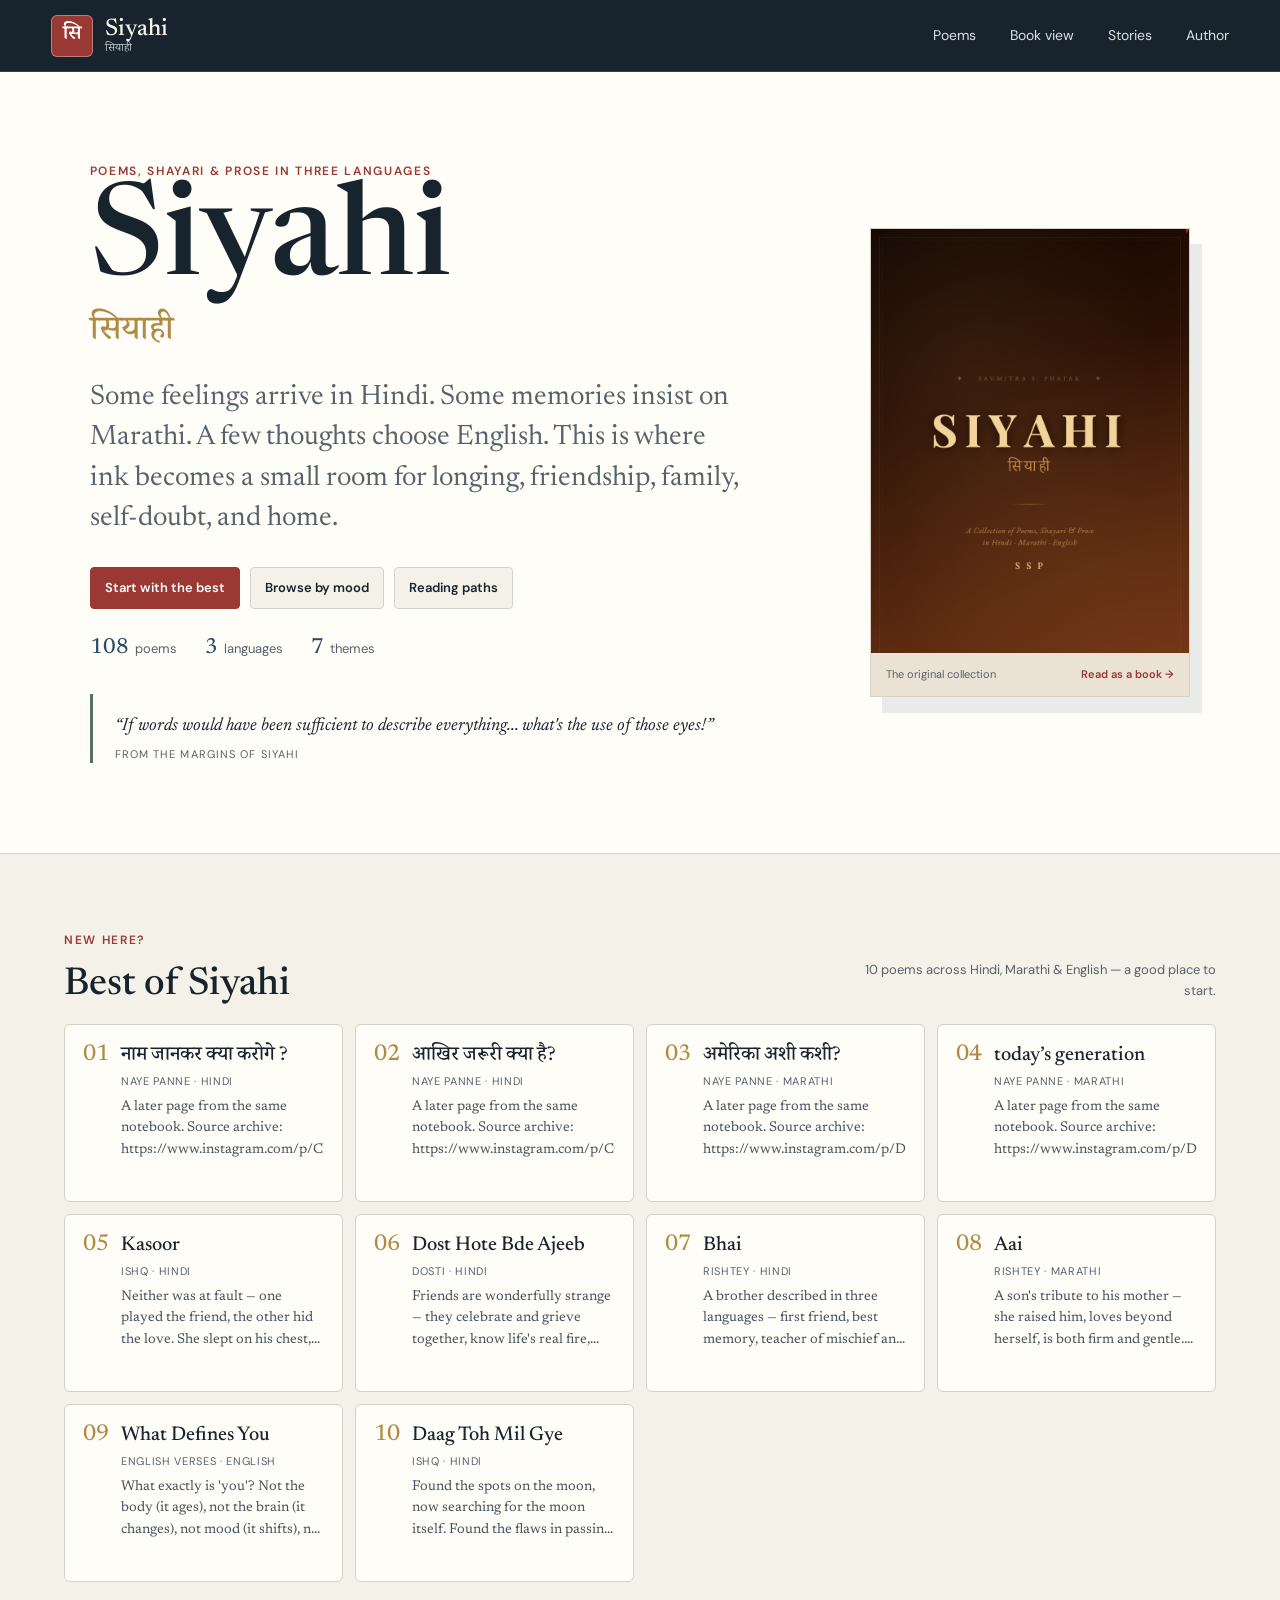
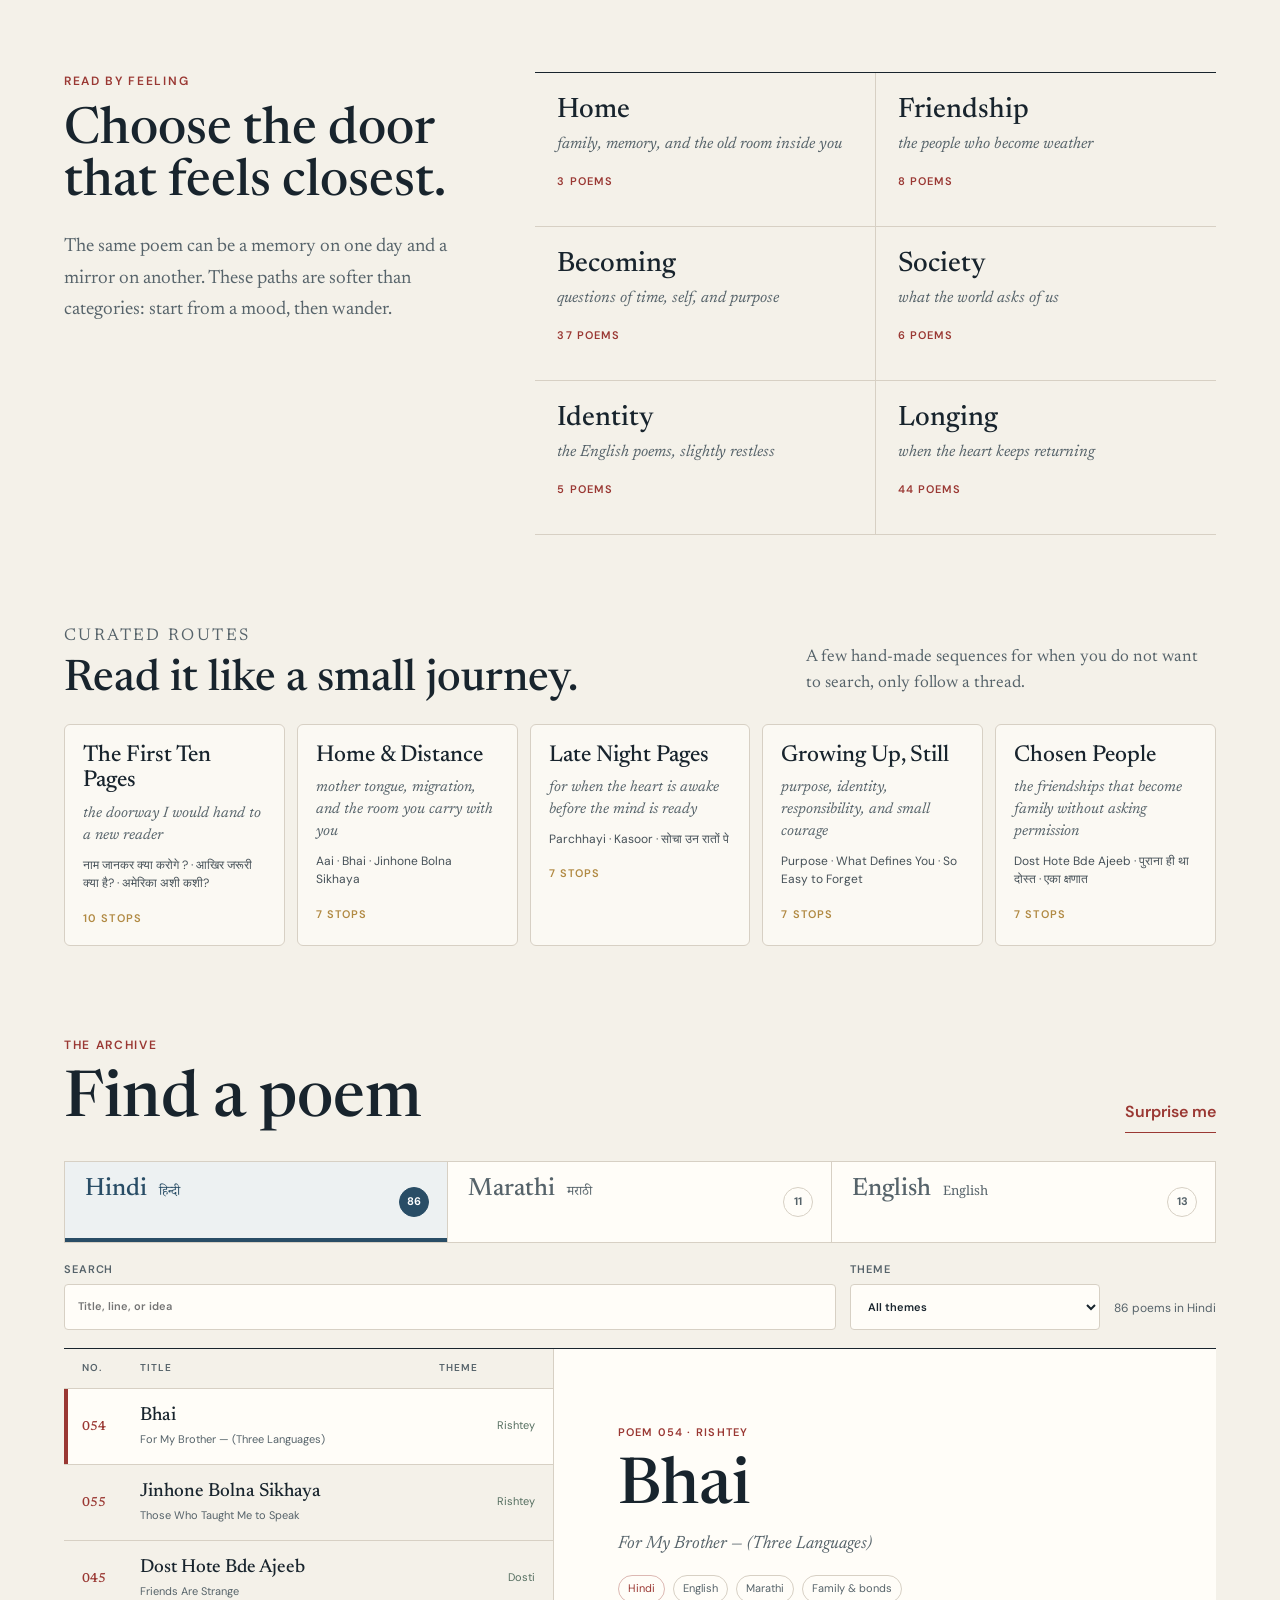
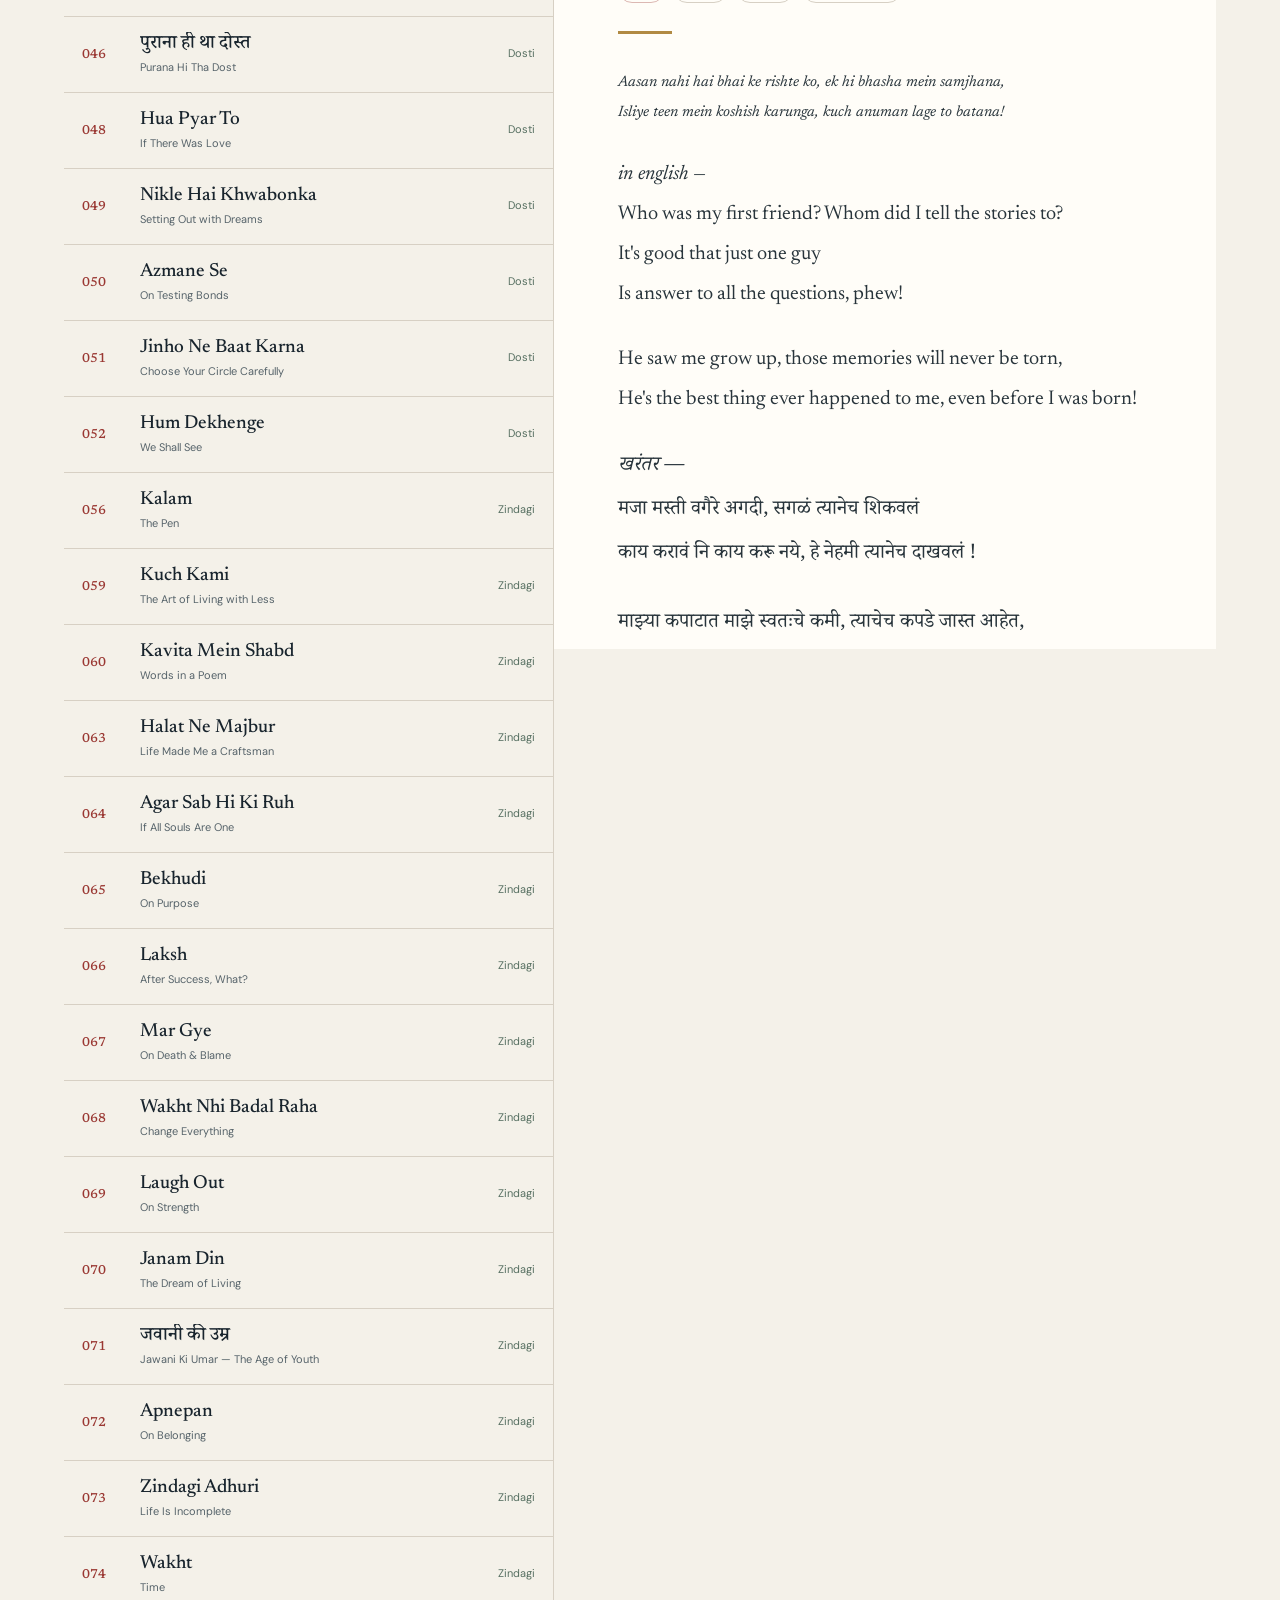
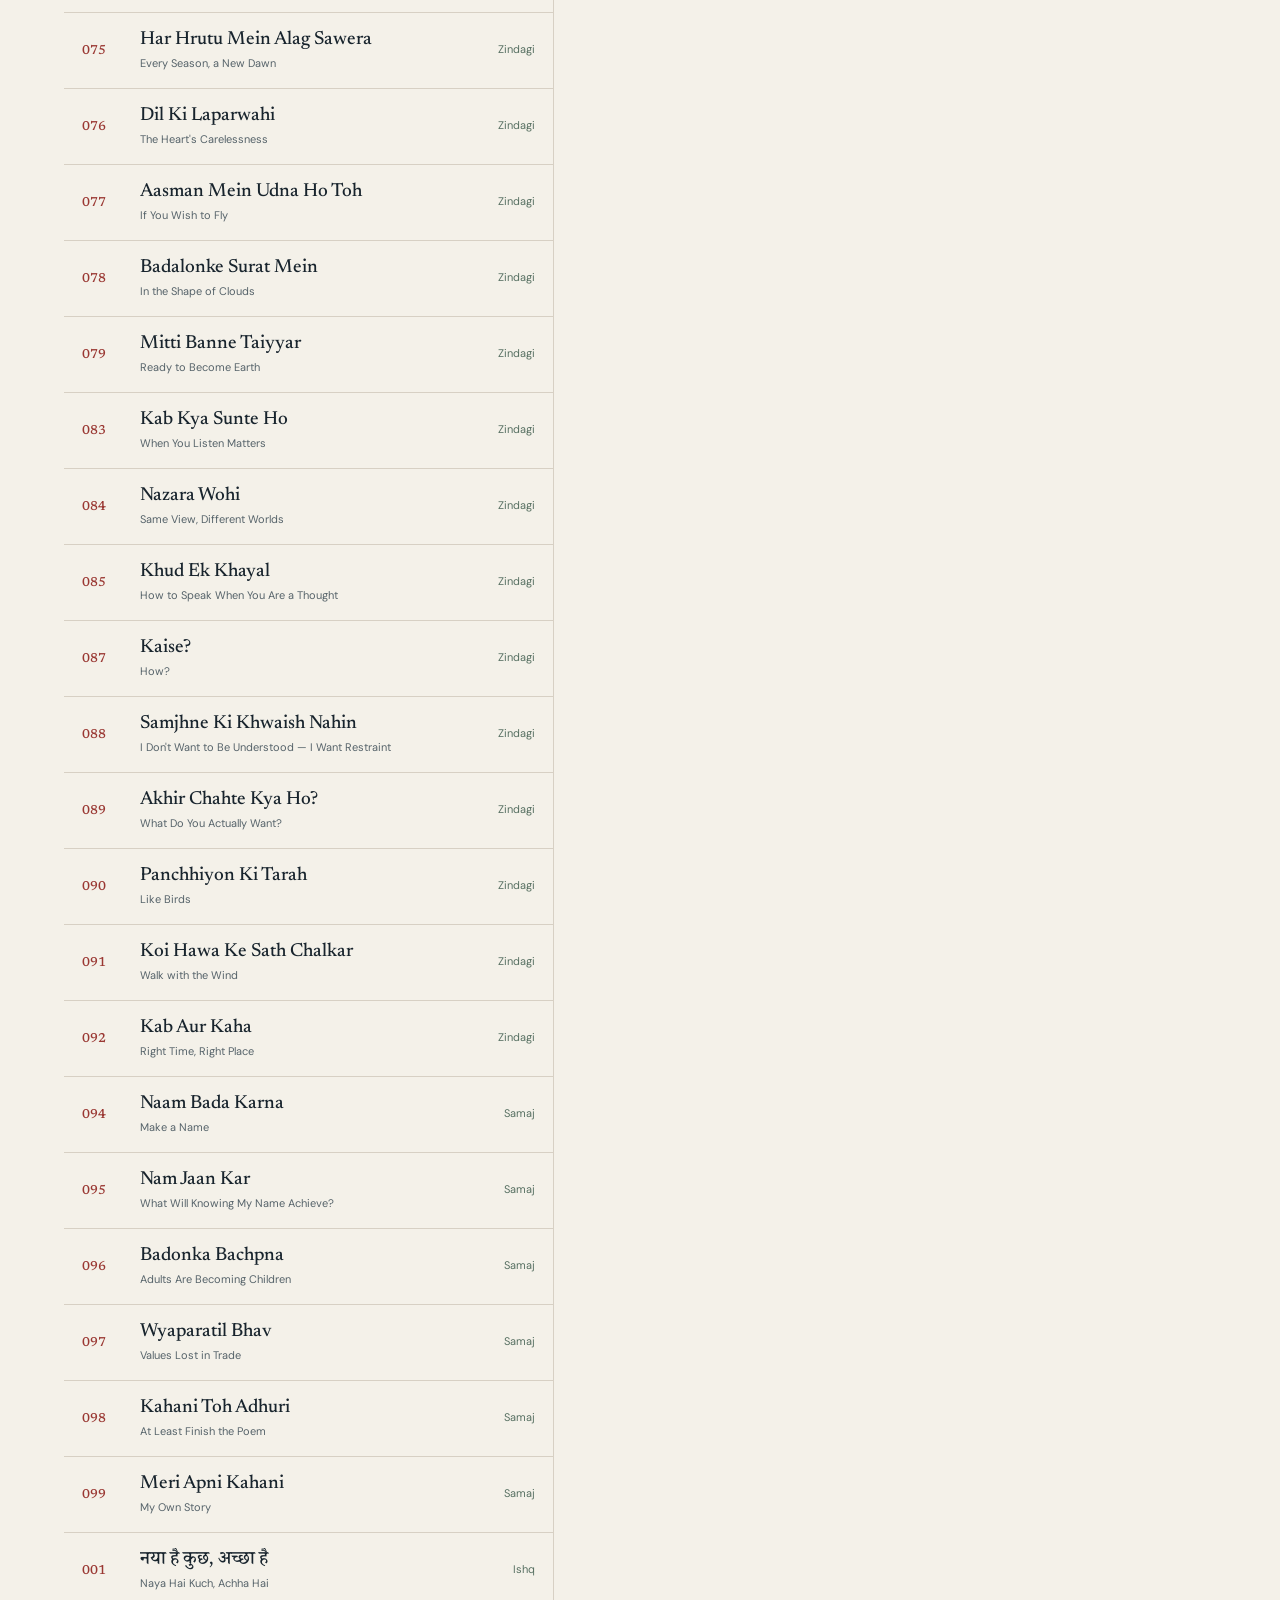
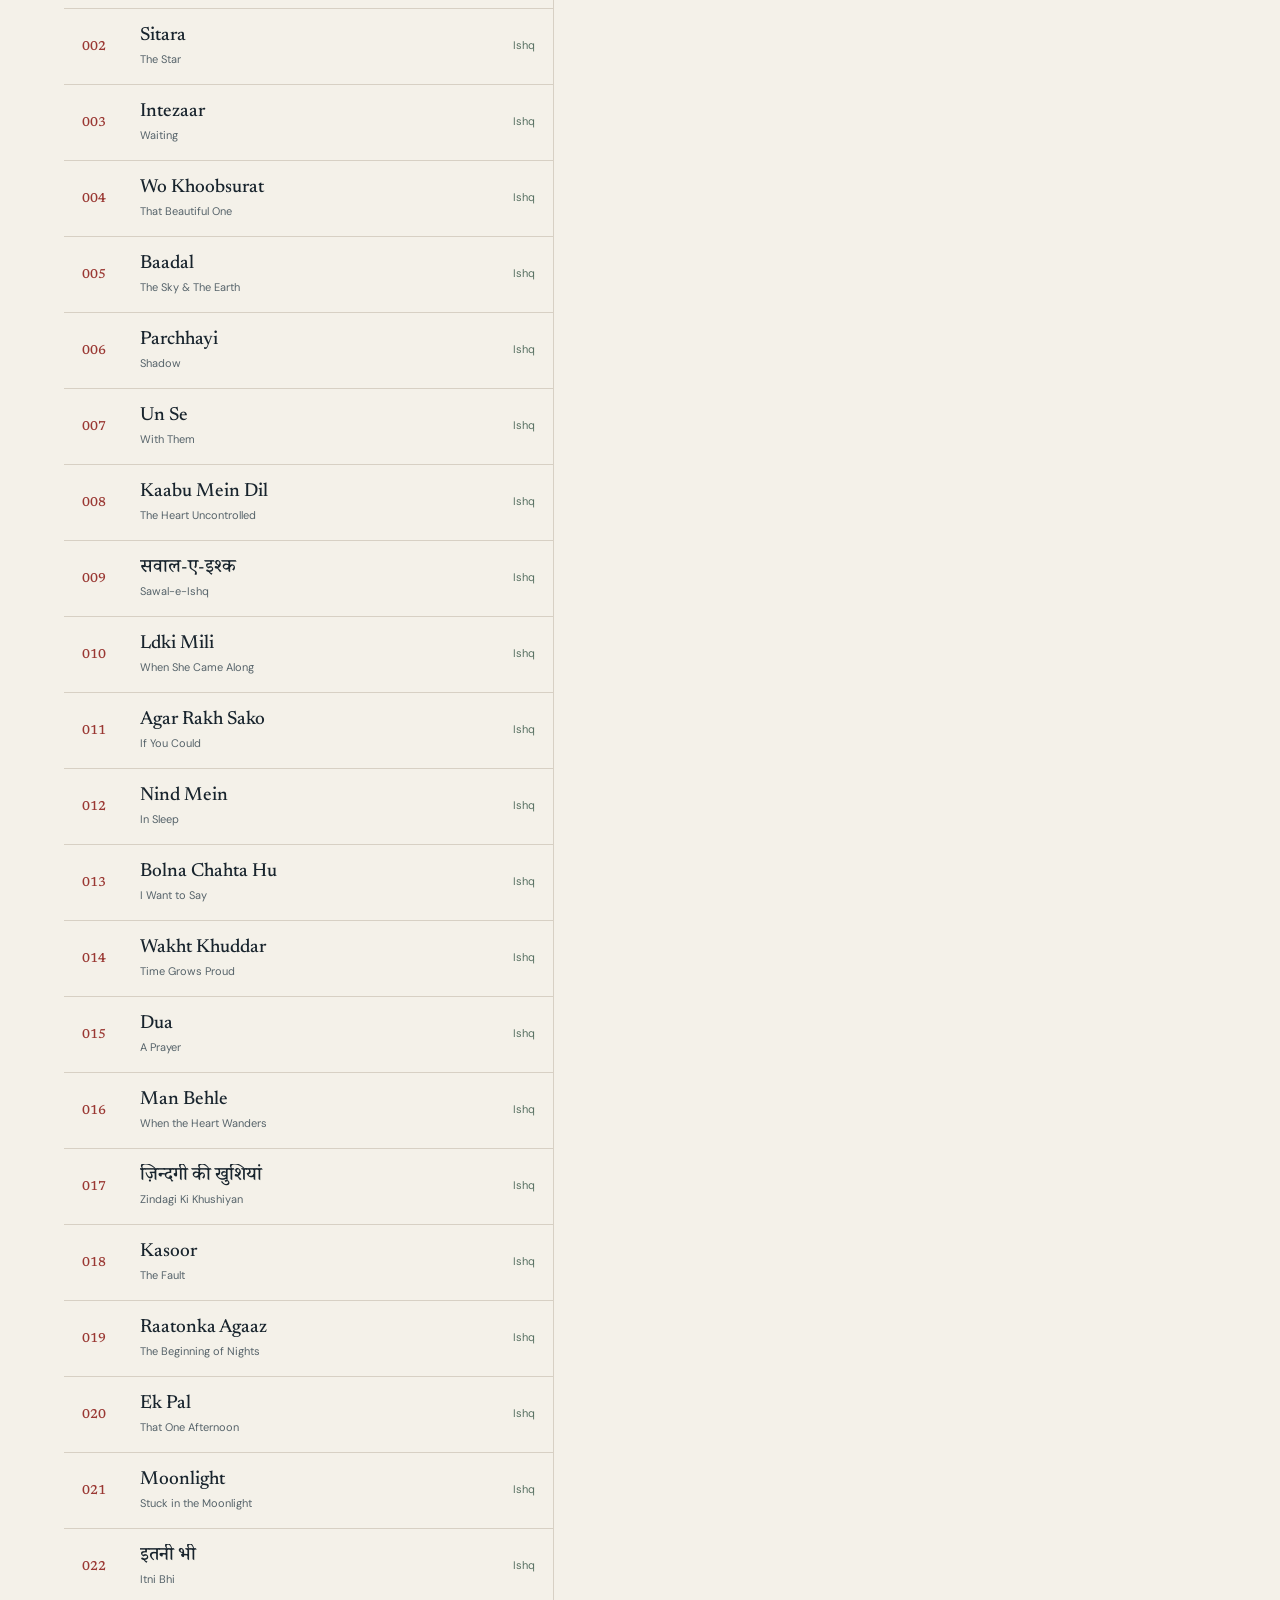
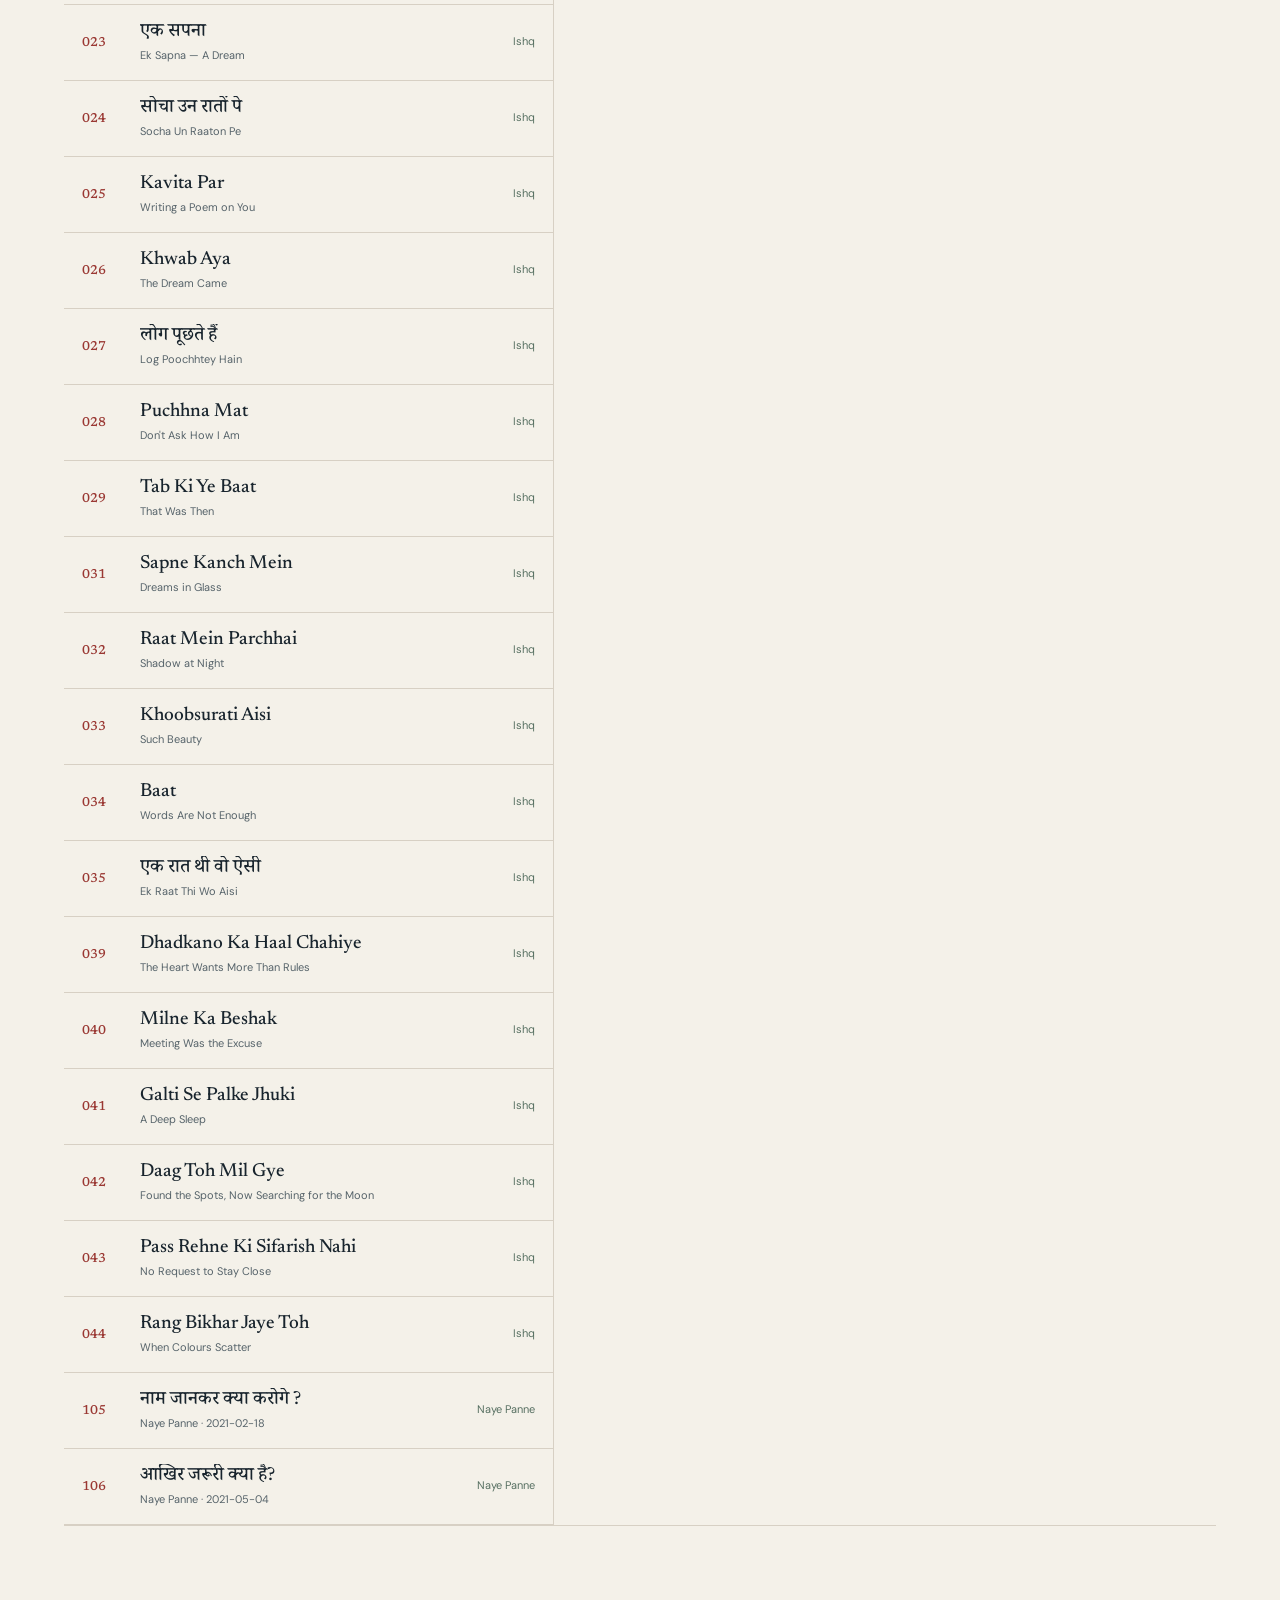
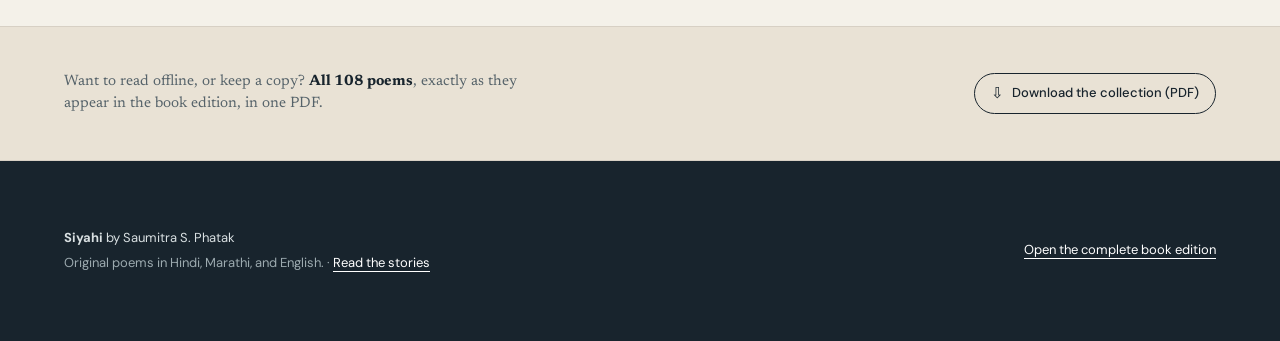
<file: index.html>
<!doctype html>
<html lang="en">
<head>
  <meta charset="utf-8">
  <meta name="viewport" content="width=device-width, initial-scale=1">
  <title>Siyahi | Poems by Saumitra S. Phatak</title>
  <meta name="description" content="Read 108 poems by Saumitra S. Phatak in Hindi, Marathi, and English. Browse Siyahi by language, theme, or title.">
  <meta name="author" content="Saumitra S. Phatak">
  <meta name="theme-color" content="#18242d">
  <link rel="canonical" href="https://saumitraphatak.github.io/siyahi-poetry/">

  <meta property="og:type" content="website">
  <meta property="og:title" content="Siyahi | Hindi, Marathi & English Poetry">
  <meta property="og:description" content="An online archive of 108 poems on love, friendship, family, life, and society.">
  <meta property="og:url" content="https://saumitraphatak.github.io/siyahi-poetry/">
  <meta property="og:site_name" content="Siyahi">
  <meta property="og:image" content="https://saumitraphatak.github.io/siyahi-poetry/assets/siyahi-cover.png">
  <meta name="twitter:card" content="summary_large_image">

  <script type="application/ld+json">
  {
    "@context": "https://schema.org",
    "@type": "CollectionPage",
    "name": "Siyahi",
    "description": "A collection of 108 poems in Hindi, Marathi, and English.",
    "url": "https://saumitraphatak.github.io/siyahi-poetry/",
    "inLanguage": ["hi", "mr", "en"],
    "author": {
      "@type": "Person",
      "name": "Saumitra S. Phatak",
      "url": "https://www.curious96.com"
    },
    "mainEntity": {
      "@type": "ItemList",
      "numberOfItems": 108,
      "itemListOrder": "https://schema.org/ItemListOrderAscending"
    }
  }
  </script>

  <link rel="preconnect" href="https://fonts.googleapis.com">
  <link rel="preconnect" href="https://fonts.gstatic.com" crossorigin>
  <link href="https://fonts.googleapis.com/css2?family=DM+Sans:wght@400;500;600&family=Newsreader:ital,opsz,wght@0,6..72,400;0,6..72,500;1,6..72,400&family=Noto+Serif+Devanagari:wght@400;500;600&display=swap" rel="stylesheet">
  <link rel="stylesheet" href="css/styles.css">
</head>
<body>
  <a class="skip-link" href="#archive">Skip to poems</a>

  <header class="site-header">
    <a class="brand" href="#" aria-label="Siyahi home">
      <span class="brand-mark" aria-hidden="true">सि</span>
      <span>
        <strong>Siyahi</strong>
        <small>सियाही</small>
      </span>
    </a>
    <nav class="header-actions" aria-label="Primary navigation">
      <a href="#archive">Poems</a>
      <a href="book.html">Book view</a>
      <a href="stories/index.html">Stories</a>
      <a href="https://www.curious96.com" target="_blank" rel="noopener">Author</a>
    </nav>
  </header>

  <main>
    <section class="masthead" aria-labelledby="page-title">
      <div class="masthead-copy">
        <p class="eyebrow">Poems, shayari & prose in three languages</p>
        <h1 id="page-title">Siyahi</h1>
        <p class="masthead-devanagari" lang="hi">सियाही</p>
        <p class="introduction">
          Some feelings arrive in Hindi. Some memories insist on Marathi.
          A few thoughts choose English. This is where ink becomes a small room
          for longing, friendship, family, self-doubt, and home.
        </p>
        <div class="masthead-actions" aria-label="Reading shortcuts">
          <a href="#featured">Start with the best</a>
          <a href="#moods">Browse by mood</a>
          <a href="#paths">Reading paths</a>
        </div>
        <div class="collection-facts" aria-label="Collection facts">
          <span><strong>108</strong> poems</span>
          <span><strong>3</strong> languages</span>
          <span><strong>7</strong> themes</span>
        </div>
      </div>

      <figure class="cover-figure">
        <img src="assets/siyahi-cover.png" alt="The original dark brown and gold cover of Siyahi">
        <figcaption>
          <span>The original collection</span>
          <a href="book.html">Read as a book <span aria-hidden="true">→</span></a>
        </figcaption>
      </figure>

      <blockquote class="daily-line">
        <p id="dailyLine">“सियाही लेके निकला हूं... राह पर कागज मिला है...”</p>
        <cite>From the margins of Siyahi</cite>
      </blockquote>
    </section>

    <section class="featured" id="featured" aria-labelledby="featured-title">
      <div class="featured-heading">
        <div>
          <p class="eyebrow">New here?</p>
          <h2 id="featured-title">Best of Siyahi</h2>
        </div>
        <p class="featured-note">10 poems across Hindi, Marathi &amp; English — a good place to start.</p>
      </div>
      <div class="featured-grid" id="featuredGrid" aria-label="Editor's picks"></div>
    </section>

    <section class="mood-room" id="moods" aria-labelledby="mood-title">
      <div class="mood-copy">
        <p class="eyebrow">Read by feeling</p>
        <h2 id="mood-title">Choose the door that feels closest.</h2>
        <p>
          The same poem can be a memory on one day and a mirror on another.
          These paths are softer than categories: start from a mood, then wander.
        </p>
      </div>
      <div class="mood-grid" id="moodGrid" aria-label="Mood paths"></div>
    </section>

    <section class="reading-paths" id="paths" aria-labelledby="paths-title">
      <div class="paths-heading">
        <div>
          <p class="eyebrow">Curated routes</p>
          <h2 id="paths-title">Read it like a small journey.</h2>
        </div>
        <p>
          A few hand-made sequences for when you do not want to search, only follow a thread.
        </p>
      </div>
      <div class="path-grid" id="pathGrid" aria-label="Reading paths"></div>
    </section>

    <section class="archive" id="archive" aria-labelledby="archive-title">
      <div class="archive-heading">
        <div>
          <p class="eyebrow">The archive</p>
          <h2 id="archive-title">Find a poem</h2>
        </div>
        <button class="text-command" id="randomPoem" type="button">Surprise me</button>
      </div>

      <div class="language-tabs" role="tablist" aria-label="Poem language">
        <button class="language-tab is-active" type="button" role="tab" aria-selected="true" data-language="hindi">
          <span>Hindi</span><small>हिन्दी</small><b data-count="hindi">0</b>
        </button>
        <button class="language-tab" type="button" role="tab" aria-selected="false" data-language="marathi">
          <span>Marathi</span><small>मराठी</small><b data-count="marathi">0</b>
        </button>
        <button class="language-tab" type="button" role="tab" aria-selected="false" data-language="english">
          <span>English</span><small>English</small><b data-count="english">0</b>
        </button>
      </div>

      <div class="filter-bar">
        <label class="search-field">
          <span>Search</span>
          <input id="searchInput" type="search" placeholder="Title, line, or idea" autocomplete="off">
        </label>
        <label class="select-field">
          <span>Theme</span>
          <select id="themeSelect">
            <option value="all">All themes</option>
          </select>
        </label>
        <p class="result-count" id="resultCount" aria-live="polite"></p>
      </div>

      <div class="reading-workspace">
        <section class="poem-index" aria-label="Poem list">
          <div class="index-header" aria-hidden="true">
            <span>No.</span>
            <span>Title</span>
            <span>Theme</span>
          </div>
          <div id="poemList"></div>
          <div class="empty-state" id="emptyState" hidden>
            <strong>No poem found.</strong>
            <span>Try another word or theme.</span>
          </div>
        </section>

        <aside class="poem-reader" id="poemReader" aria-live="polite">
          <button class="reader-close" id="readerClose" type="button" aria-label="Close poem">×</button>
          <div class="reader-empty">
            <span class="ink-drop" aria-hidden="true"></span>
            <p>Choose a title from the archive.</p>
          </div>
        </aside>
      </div>
    </section>

    <section class="downloads-strip" aria-label="Downloads">
      <p>Want to read offline, or keep a copy? <strong>All 108 poems</strong>, exactly as they appear in the book edition, in one PDF.</p>
      <a class="download-link" href="assets/siyahi-collected-poems.pdf" download>
        <span class="arrow">&#8681;</span> Download the collection (PDF)
      </a>
    </section>
  </main>

  <footer class="site-footer">
    <p><strong>Siyahi</strong> by Saumitra S. Phatak</p>
    <p>Original poems in Hindi, Marathi, and English. &middot; <a href="stories/index.html">Read the stories</a></p>
    <a href="book.html">Open the complete book edition</a>
  </footer>

  <noscript>
    <p class="noscript">This archive needs JavaScript for filtering. The complete collection remains available in <a href="book.html">book view</a>.</p>
  </noscript>

  <script src="js/poems-data.js"></script>
  <script src="js/app.js"></script>
</body>
</html>
</file>
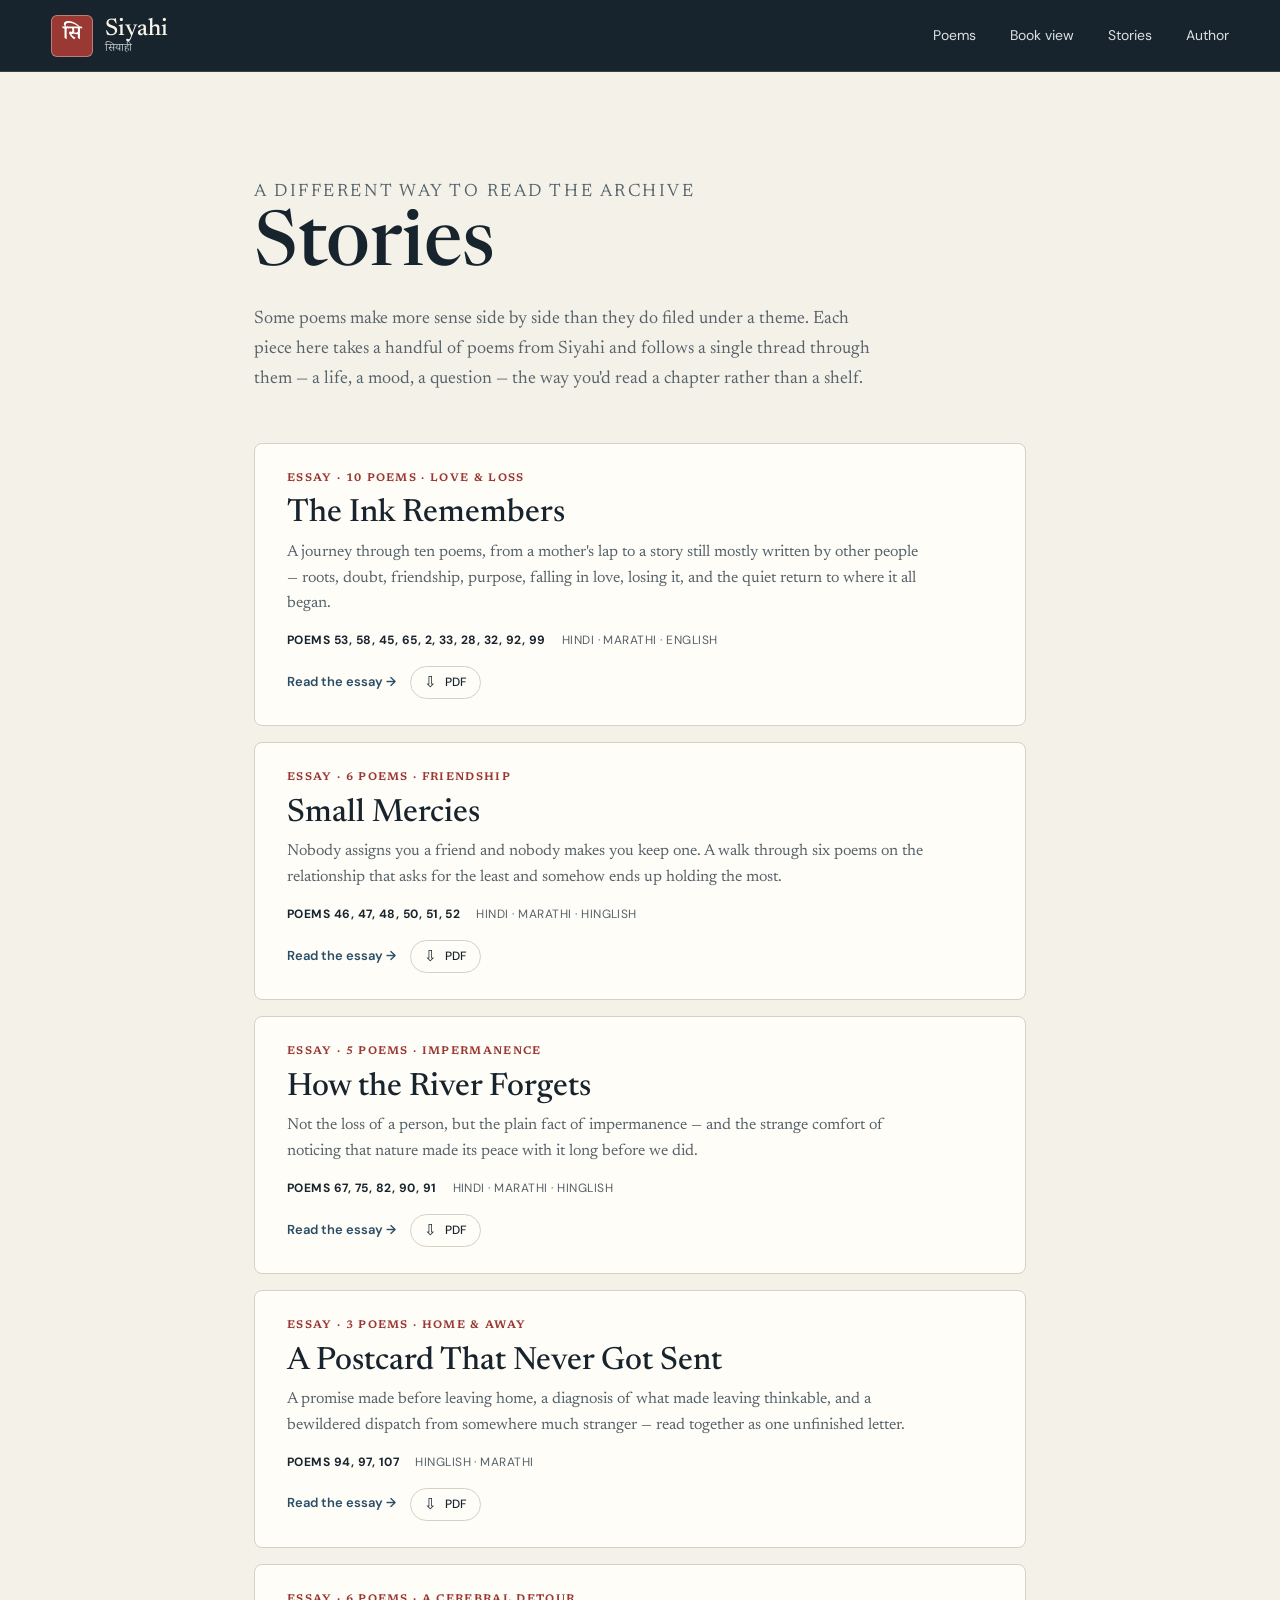
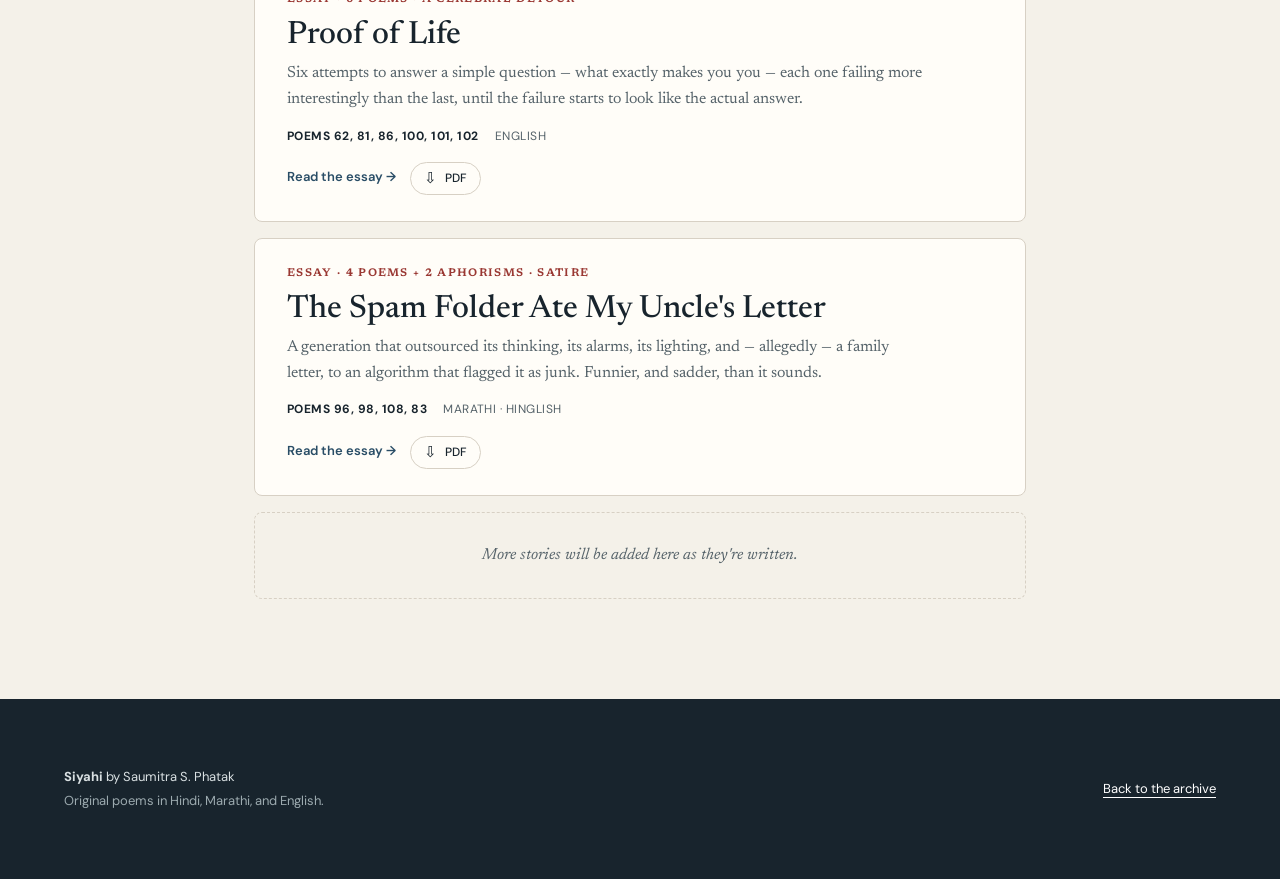
<file: stories/index.html>
<!doctype html>
<html lang="en">
<head>
  <meta charset="utf-8">
  <meta name="viewport" content="width=device-width, initial-scale=1">
  <title>Stories | Siyahi</title>
  <meta name="description" content="Longer essays that walk a single narrative through several Siyahi poems at once — a different way to read the archive.">
  <meta name="author" content="Saumitra S. Phatak">
  <meta name="theme-color" content="#18242d">
  <link rel="canonical" href="https://saumitraphatak.github.io/siyahi-poetry/stories/">

  <meta property="og:type" content="website">
  <meta property="og:title" content="Stories | Siyahi">
  <meta property="og:description" content="Longer essays that walk a single narrative through several Siyahi poems at once.">
  <meta property="og:url" content="https://saumitraphatak.github.io/siyahi-poetry/stories/">
  <meta property="og:site_name" content="Siyahi">
  <meta property="og:image" content="https://saumitraphatak.github.io/siyahi-poetry/assets/siyahi-cover.png">
  <meta name="twitter:card" content="summary_large_image">

  <link rel="preconnect" href="https://fonts.googleapis.com">
  <link rel="preconnect" href="https://fonts.gstatic.com" crossorigin>
  <link href="https://fonts.googleapis.com/css2?family=DM+Sans:wght@400;500;600&family=Newsreader:ital,opsz,wght@0,6..72,400;0,6..72,500;1,6..72,400&family=Noto+Serif+Devanagari:wght@400;500;600&display=swap" rel="stylesheet">
  <link rel="stylesheet" href="../css/styles.css">
</head>
<body>
  <header class="site-header">
    <a class="brand" href="../index.html" aria-label="Siyahi home">
      <span class="brand-mark" aria-hidden="true">सि</span>
      <span>
        <strong>Siyahi</strong>
        <small>सियाही</small>
      </span>
    </a>
    <nav class="header-actions" aria-label="Primary navigation">
      <a href="../index.html#archive">Poems</a>
      <a href="../book.html">Book view</a>
      <a href="index.html" aria-current="page">Stories</a>
      <a href="https://www.curious96.com" target="_blank" rel="noopener">Author</a>
    </nav>
  </header>

  <main>
    <section class="stories-hero">
      <p class="eyebrow">A different way to read the archive</p>
      <h1>Stories</h1>
      <p>
        Some poems make more sense side by side than they do filed under a theme.
        Each piece here takes a handful of poems from Siyahi and follows a single
        thread through them &mdash; a life, a mood, a question &mdash; the way you'd
        read a chapter rather than a shelf.
      </p>
    </section>

    <section class="story-grid" aria-label="All stories">

      <article class="story-card">
        <p class="story-eyebrow">Essay &middot; 10 poems &middot; Love &amp; loss</p>
        <h2><a href="ink-remembers.html">The Ink Remembers</a></h2>
        <p>
          A journey through ten poems, from a mother's lap to a story still mostly
          written by other people &mdash; roots, doubt, friendship, purpose, falling
          in love, losing it, and the quiet return to where it all began.
        </p>
        <div class="story-meta">
          <span><strong>Poems 53, 58, 45, 65, 2, 33, 28, 32, 92, 99</strong></span>
          <span>Hindi &middot; Marathi &middot; English</span>
        </div>
        <div class="story-card-actions">
          <a class="story-read-link" href="ink-remembers.html">Read the essay &rarr;</a>
          <a class="download-link" href="pdfs/ink-remembers.pdf" download><span class="arrow">&#8681;</span> PDF</a>
        </div>
      </article>

      <article class="story-card">
        <p class="story-eyebrow">Essay &middot; 6 poems &middot; Friendship</p>
        <h2><a href="small-mercies.html">Small Mercies</a></h2>
        <p>
          Nobody assigns you a friend and nobody makes you keep one. A walk through
          six poems on the relationship that asks for the least and somehow ends up
          holding the most.
        </p>
        <div class="story-meta">
          <span><strong>Poems 46, 47, 48, 50, 51, 52</strong></span>
          <span>Hindi &middot; Marathi &middot; Hinglish</span>
        </div>
        <div class="story-card-actions">
          <a class="story-read-link" href="small-mercies.html">Read the essay &rarr;</a>
          <a class="download-link" href="pdfs/small-mercies.pdf" download><span class="arrow">&#8681;</span> PDF</a>
        </div>
      </article>

      <article class="story-card">
        <p class="story-eyebrow">Essay &middot; 5 poems &middot; Impermanence</p>
        <h2><a href="how-the-river-forgets.html">How the River Forgets</a></h2>
        <p>
          Not the loss of a person, but the plain fact of impermanence &mdash; and
          the strange comfort of noticing that nature made its peace with it long
          before we did.
        </p>
        <div class="story-meta">
          <span><strong>Poems 67, 75, 82, 90, 91</strong></span>
          <span>Hindi &middot; Marathi &middot; Hinglish</span>
        </div>
        <div class="story-card-actions">
          <a class="story-read-link" href="how-the-river-forgets.html">Read the essay &rarr;</a>
          <a class="download-link" href="pdfs/how-the-river-forgets.pdf" download><span class="arrow">&#8681;</span> PDF</a>
        </div>
      </article>

      <article class="story-card">
        <p class="story-eyebrow">Essay &middot; 3 poems &middot; Home &amp; away</p>
        <h2><a href="a-postcard-that-never-got-sent.html">A Postcard That Never Got Sent</a></h2>
        <p>
          A promise made before leaving home, a diagnosis of what made leaving
          thinkable, and a bewildered dispatch from somewhere much stranger &mdash;
          read together as one unfinished letter.
        </p>
        <div class="story-meta">
          <span><strong>Poems 94, 97, 107</strong></span>
          <span>Hinglish &middot; Marathi</span>
        </div>
        <div class="story-card-actions">
          <a class="story-read-link" href="a-postcard-that-never-got-sent.html">Read the essay &rarr;</a>
          <a class="download-link" href="pdfs/a-postcard-that-never-got-sent.pdf" download><span class="arrow">&#8681;</span> PDF</a>
        </div>
      </article>

      <article class="story-card">
        <p class="story-eyebrow">Essay &middot; 6 poems &middot; A cerebral detour</p>
        <h2><a href="proof-of-life.html">Proof of Life</a></h2>
        <p>
          Six attempts to answer a simple question &mdash; what exactly makes you
          you &mdash; each one failing more interestingly than the last, until the
          failure starts to look like the actual answer.
        </p>
        <div class="story-meta">
          <span><strong>Poems 62, 81, 86, 100, 101, 102</strong></span>
          <span>English</span>
        </div>
        <div class="story-card-actions">
          <a class="story-read-link" href="proof-of-life.html">Read the essay &rarr;</a>
          <a class="download-link" href="pdfs/proof-of-life.pdf" download><span class="arrow">&#8681;</span> PDF</a>
        </div>
      </article>

      <article class="story-card">
        <p class="story-eyebrow">Essay &middot; 4 poems + 2 aphorisms &middot; Satire</p>
        <h2><a href="the-spam-folder-ate-my-uncles-letter.html">The Spam Folder Ate My Uncle's Letter</a></h2>
        <p>
          A generation that outsourced its thinking, its alarms, its lighting, and
          &mdash; allegedly &mdash; a family letter, to an algorithm that flagged it
          as junk. Funnier, and sadder, than it sounds.
        </p>
        <div class="story-meta">
          <span><strong>Poems 96, 98, 108, 83</strong></span>
          <span>Marathi &middot; Hinglish</span>
        </div>
        <div class="story-card-actions">
          <a class="story-read-link" href="the-spam-folder-ate-my-uncles-letter.html">Read the essay &rarr;</a>
          <a class="download-link" href="pdfs/the-spam-folder-ate-my-uncles-letter.pdf" download><span class="arrow">&#8681;</span> PDF</a>
        </div>
      </article>

      <div class="story-more">More stories will be added here as they're written.</div>

    </section>
  </main>

  <footer class="site-footer">
    <p><strong>Siyahi</strong> by Saumitra S. Phatak</p>
    <p>Original poems in Hindi, Marathi, and English.</p>
    <a href="../index.html">Back to the archive</a>
  </footer>
</body>
</html>
</file>
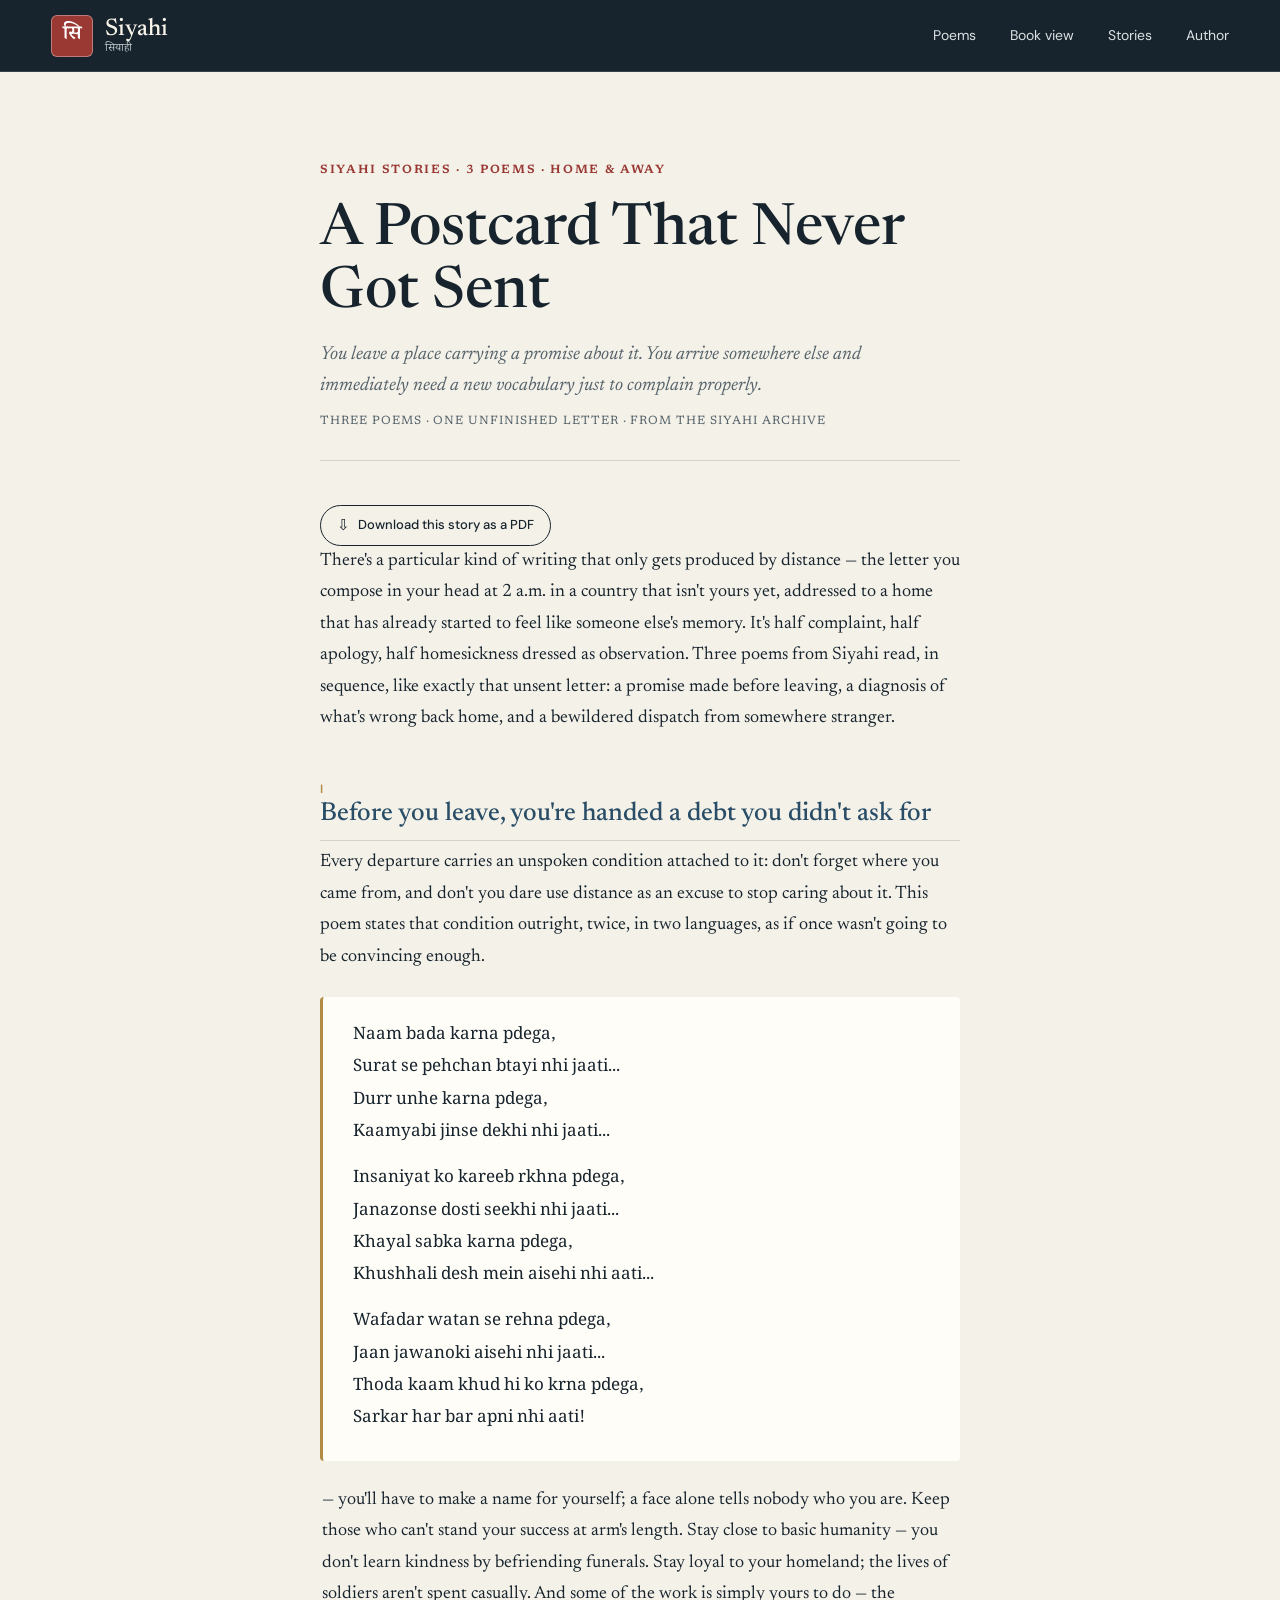
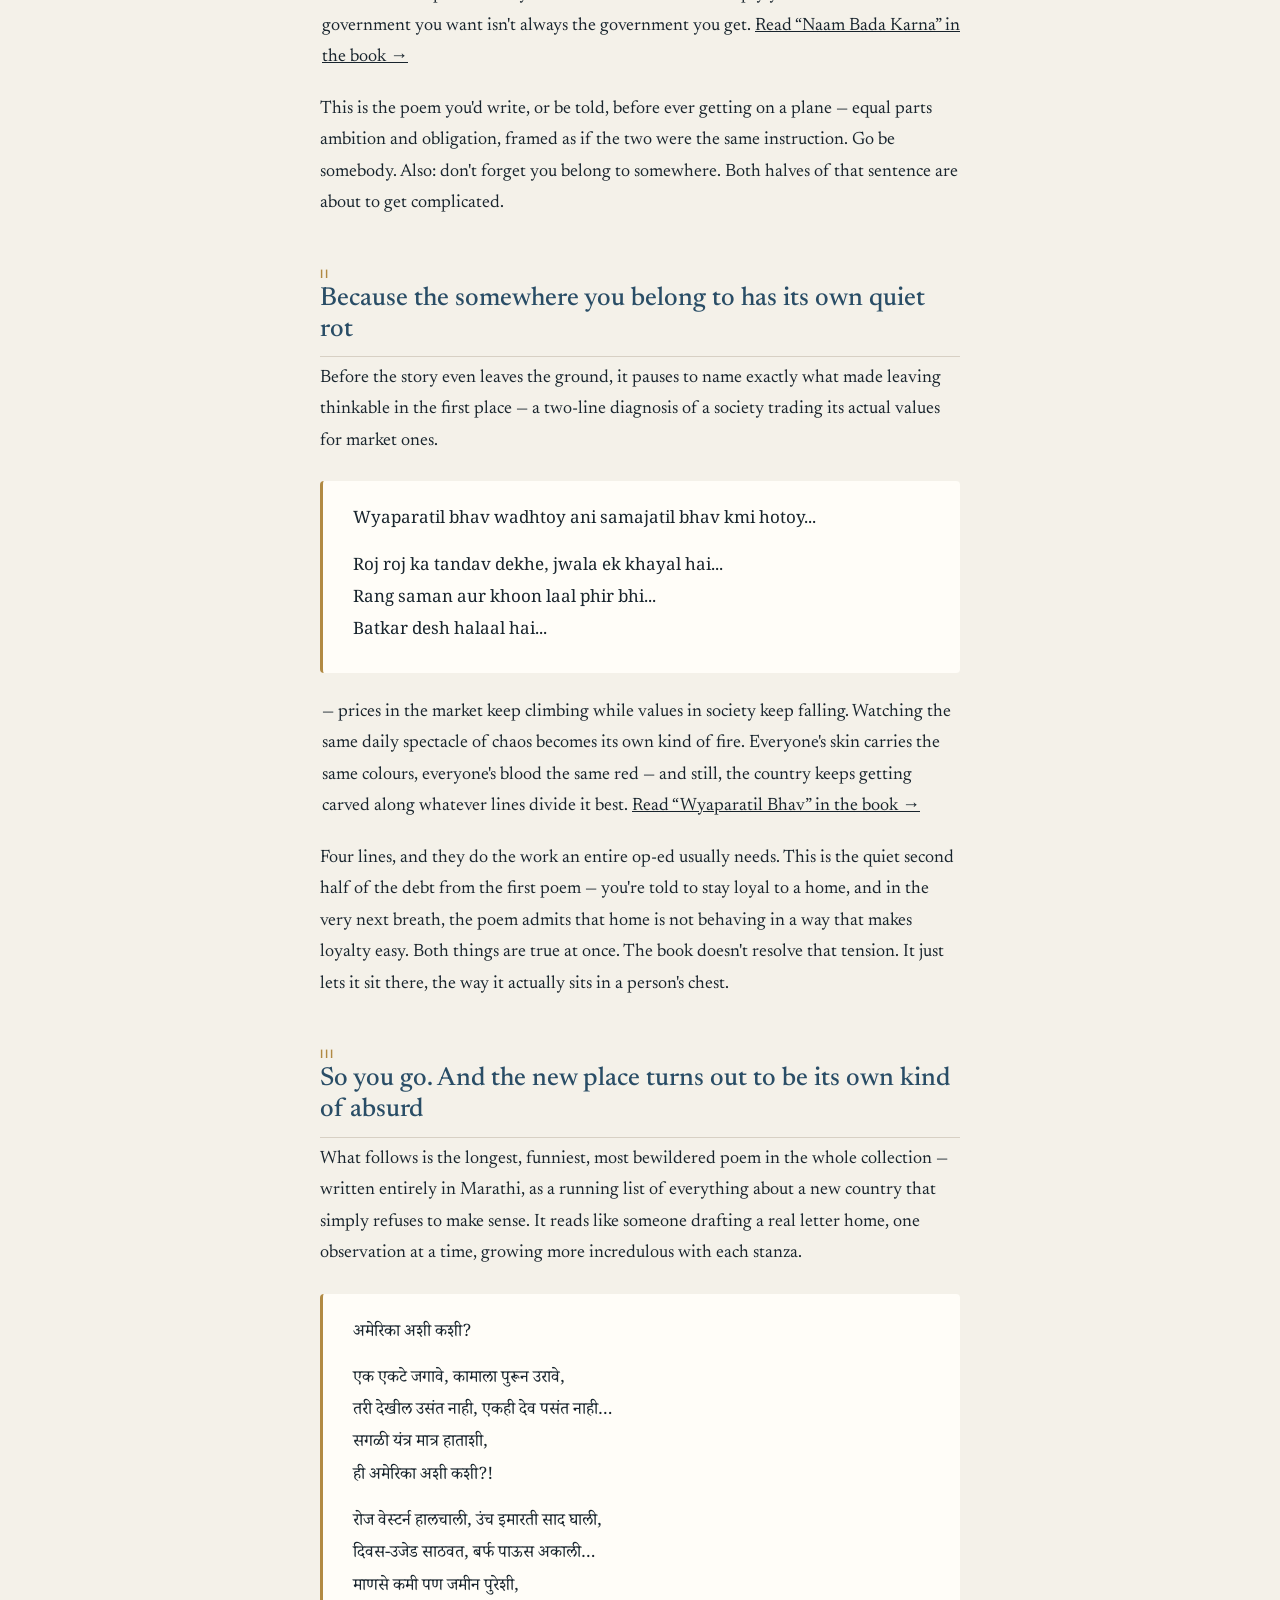
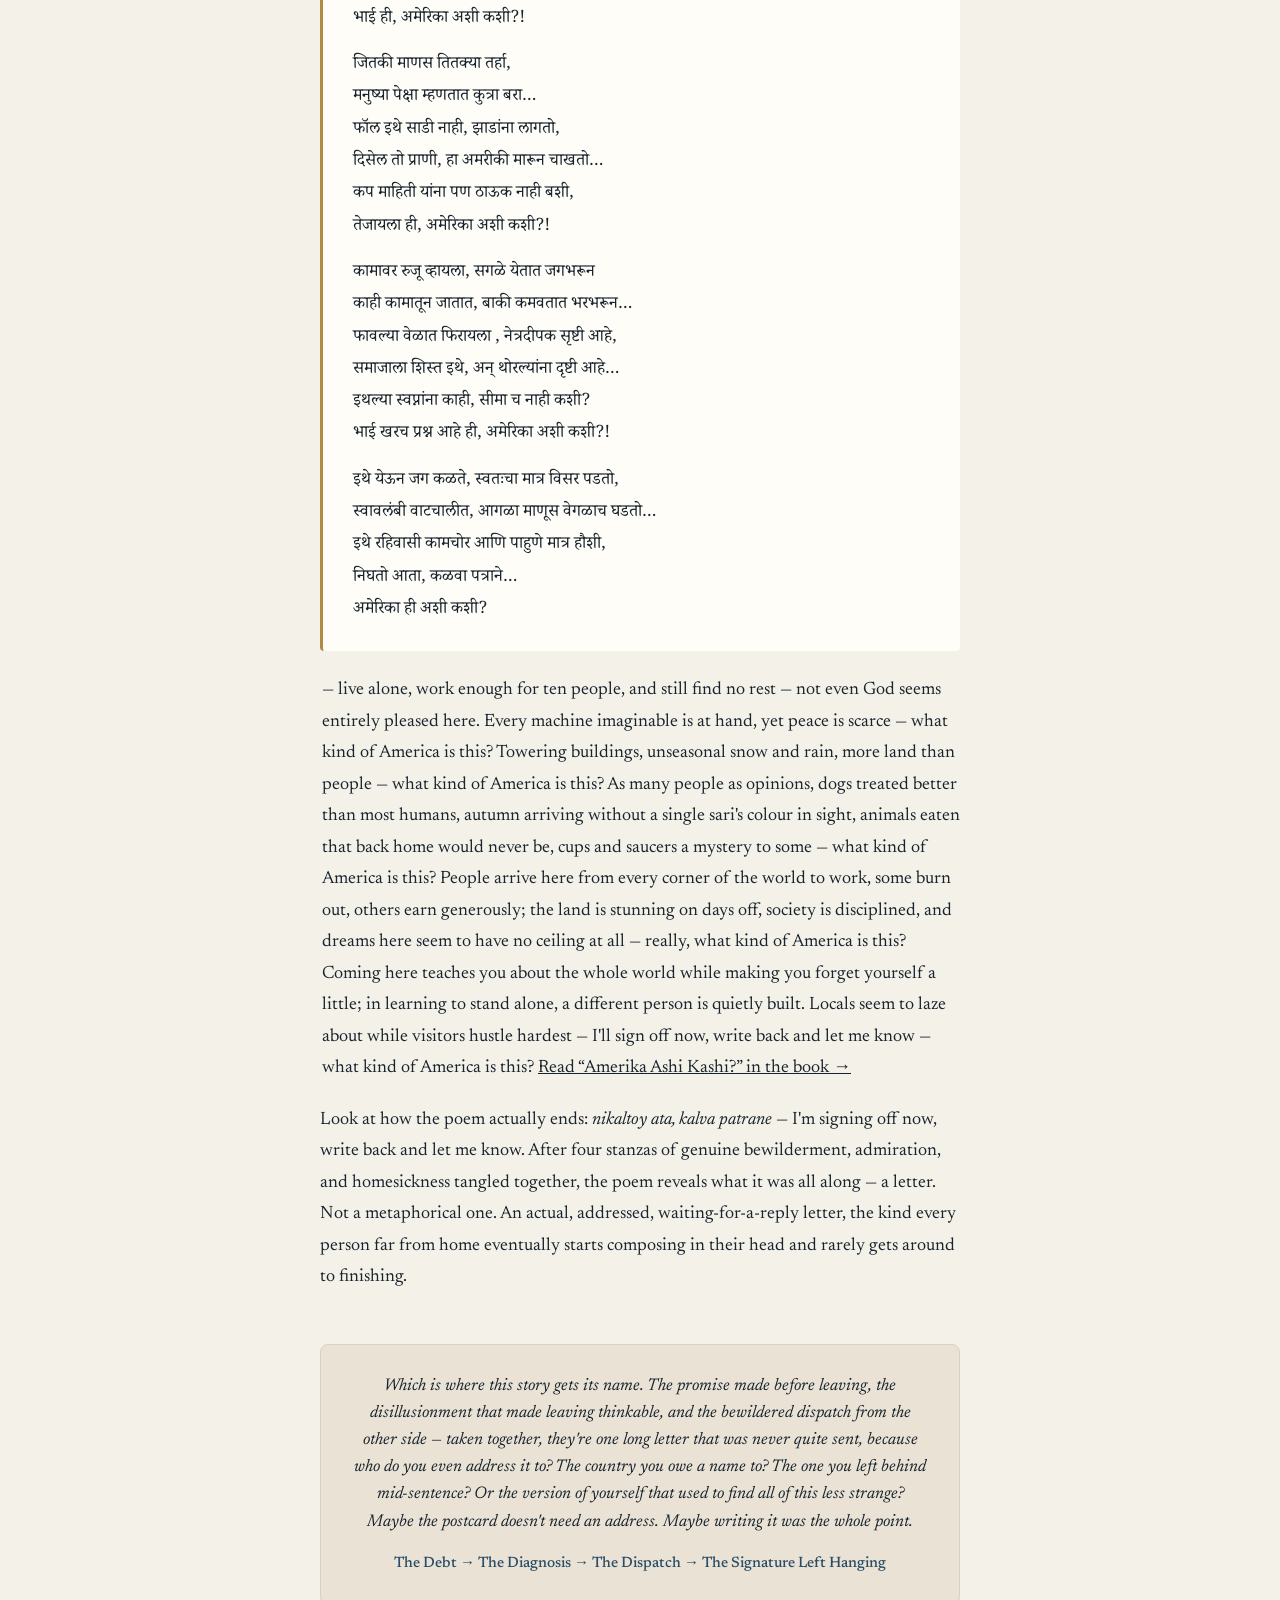
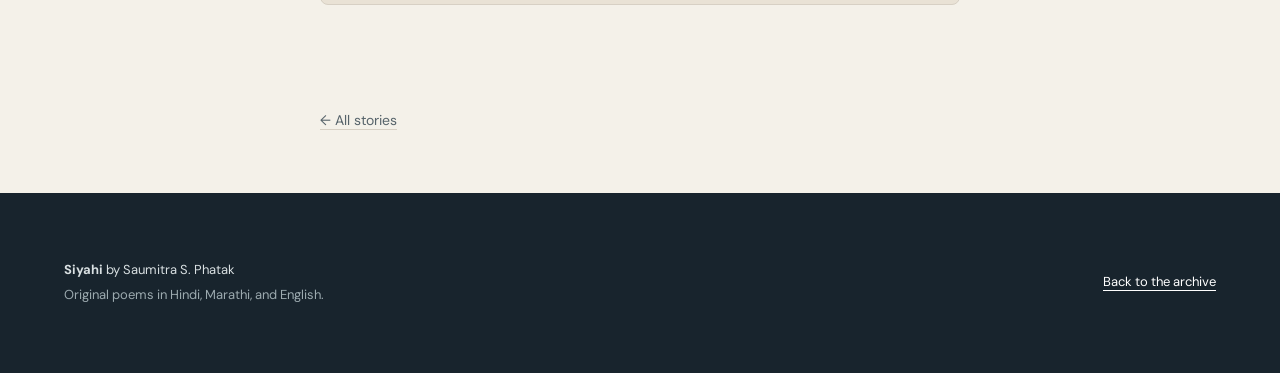
<file: stories/a-postcard-that-never-got-sent.html>
<!doctype html>
<html lang="en">
<head>
  <meta charset="utf-8">
  <meta name="viewport" content="width=device-width, initial-scale=1">
  <title>A Postcard That Never Got Sent | Siyahi Stories</title>
  <meta name="description" content="A journey through three Siyahi poems on duty, disillusionment, and leaving home — from a promise made before departure to a bewildered letter written after.">
  <meta name="author" content="Saumitra S. Phatak">
  <meta name="theme-color" content="#18242d">
  <link rel="canonical" href="https://saumitraphatak.github.io/siyahi-poetry/stories/a-postcard-that-never-got-sent.html">

  <meta property="og:type" content="article">
  <meta property="og:title" content="A Postcard That Never Got Sent | Siyahi Stories">
  <meta property="og:description" content="A journey through three Siyahi poems on duty, disillusionment, and leaving home.">
  <meta property="og:url" content="https://saumitraphatak.github.io/siyahi-poetry/stories/a-postcard-that-never-got-sent.html">
  <meta property="og:site_name" content="Siyahi">
  <meta property="og:image" content="https://saumitraphatak.github.io/siyahi-poetry/assets/siyahi-cover.png">
  <meta name="twitter:card" content="summary_large_image">

  <script type="application/ld+json">
  {
    "@context": "https://schema.org",
    "@type": "Article",
    "headline": "A Postcard That Never Got Sent",
    "description": "A journey through three Siyahi poems on duty, disillusionment, and leaving home.",
    "url": "https://saumitraphatak.github.io/siyahi-poetry/stories/a-postcard-that-never-got-sent.html",
    "inLanguage": ["en", "hi", "mr"],
    "author": { "@type": "Person", "name": "Saumitra S. Phatak", "url": "https://www.curious96.com" },
    "isPartOf": { "@type": "CreativeWorkSeries", "name": "Siyahi Stories" }
  }
  </script>

  <link rel="preconnect" href="https://fonts.googleapis.com">
  <link rel="preconnect" href="https://fonts.gstatic.com" crossorigin>
  <link href="https://fonts.googleapis.com/css2?family=DM+Sans:wght@400;500;600&family=Newsreader:ital,opsz,wght@0,6..72,400;0,6..72,500;1,6..72,400&family=Noto+Serif+Devanagari:wght@400;500;600&display=swap" rel="stylesheet">
  <link rel="stylesheet" href="../css/styles.css">
</head>
<body>
  <header class="site-header">
    <a class="brand" href="../index.html" aria-label="Siyahi home">
      <span class="brand-mark" aria-hidden="true">सि</span>
      <span><strong>Siyahi</strong><small>सियाही</small></span>
    </a>
    <nav class="header-actions" aria-label="Primary navigation">
      <a href="../index.html#archive">Poems</a>
      <a href="../book.html">Book view</a>
      <a href="index.html">Stories</a>
      <a href="https://www.curious96.com" target="_blank" rel="noopener">Author</a>
    </nav>
  </header>

  <main>
    <article class="story-page">
      <p class="story-kicker">Siyahi Stories &middot; 3 poems &middot; Home &amp; Away</p>
      <h1>A Postcard That Never Got Sent</h1>
      <p class="story-subtitle">You leave a place carrying a promise about it. You arrive somewhere else and immediately need a new vocabulary just to complain properly.</p>
      <p class="story-byline">Three poems &middot; one unfinished letter &middot; from the Siyahi archive</p>
      <a class="download-link" href="pdfs/a-postcard-that-never-got-sent.pdf" download>
        <span class="arrow">&#8681;</span> Download this story as a PDF
      </a>

      <p>There's a particular kind of writing that only gets produced by distance &mdash; the letter you compose in your head at 2 a.m. in a country that isn't yours yet, addressed to a home that has already started to feel like someone else's memory. It's half complaint, half apology, half homesickness dressed as observation. Three poems from Siyahi read, in sequence, like exactly that unsent letter: a promise made before leaving, a diagnosis of what's wrong back home, and a bewildered dispatch from somewhere stranger.</p>

      <h2><span class="story-roman">I</span>Before you leave, you're handed a debt you didn't ask for</h2>
      <p>Every departure carries an unspoken condition attached to it: don't forget where you came from, and don't you dare use distance as an excuse to stop caring about it. This poem states that condition outright, twice, in two languages, as if once wasn't going to be convincing enough.</p>

      <div class="story-poem">
        <div class="stanza">Naam bada karna pdega,<br>Surat se pehchan btayi nhi jaati...<br>Durr unhe karna pdega,<br>Kaamyabi jinse dekhi nhi jaati...</div>
        <div class="stanza">Insaniyat ko kareeb rkhna pdega,<br>Janazonse dosti seekhi nhi jaati...<br>Khayal sabka karna pdega,<br>Khushhali desh mein aisehi nhi aati...</div>
        <div class="stanza">Wafadar watan se rehna pdega,<br>Jaan jawanoki aisehi nhi jaati...<br>Thoda kaam khud hi ko krna pdega,<br>Sarkar har bar apni nhi aati!</div>
      </div>
      <p class="story-gloss">&mdash; you'll have to make a name for yourself; a face alone tells nobody who you are. Keep those who can't stand your success at arm's length. Stay close to basic humanity &mdash; you don't learn kindness by befriending funerals. Stay loyal to your homeland; the lives of soldiers aren't spent casually. And some of the work is simply yours to do &mdash; the government you want isn't always the government you get. <a href="../book.html#poem-94">Read &ldquo;Naam Bada Karna&rdquo; in the book &rarr;</a></p>

      <p>This is the poem you'd write, or be told, before ever getting on a plane &mdash; equal parts ambition and obligation, framed as if the two were the same instruction. Go be somebody. Also: don't forget you belong to somewhere. Both halves of that sentence are about to get complicated.</p>

      <h2><span class="story-roman">II</span>Because the somewhere you belong to has its own quiet rot</h2>
      <p>Before the story even leaves the ground, it pauses to name exactly what made leaving thinkable in the first place &mdash; a two-line diagnosis of a society trading its actual values for market ones.</p>

      <div class="story-poem">
        <div class="stanza">Wyaparatil bhav wadhtoy ani samajatil bhav kmi hotoy...</div>
        <div class="stanza">Roj roj ka tandav dekhe, jwala ek khayal hai...<br>Rang saman aur khoon laal phir bhi...<br>Batkar desh halaal hai...</div>
      </div>
      <p class="story-gloss">&mdash; prices in the market keep climbing while values in society keep falling. Watching the same daily spectacle of chaos becomes its own kind of fire. Everyone's skin carries the same colours, everyone's blood the same red &mdash; and still, the country keeps getting carved along whatever lines divide it best. <a href="../book.html#poem-97">Read &ldquo;Wyaparatil Bhav&rdquo; in the book &rarr;</a></p>

      <p>Four lines, and they do the work an entire op-ed usually needs. This is the quiet second half of the debt from the first poem &mdash; you're told to stay loyal to a home, and in the very next breath, the poem admits that home is not behaving in a way that makes loyalty easy. Both things are true at once. The book doesn't resolve that tension. It just lets it sit there, the way it actually sits in a person's chest.</p>

      <h2><span class="story-roman">III</span>So you go. And the new place turns out to be its own kind of absurd</h2>
      <p>What follows is the longest, funniest, most bewildered poem in the whole collection &mdash; written entirely in Marathi, as a running list of everything about a new country that simply refuses to make sense. It reads like someone drafting a real letter home, one observation at a time, growing more incredulous with each stanza.</p>

      <div class="story-poem" lang="mr">
        <div class="stanza">अमेरिका अशी कशी?</div>
        <div class="stanza">एक एकटे जगावे, कामाला पुरून उरावे,<br>तरी देखील उसंत नाही, एकही देव पसंत नाही…<br>सगळी यंत्र मात्र हाताशी,<br>ही अमेरिका अशी कशी?!</div>
        <div class="stanza">रोज वेस्टर्न हालचाली, उंच इमारती साद घाली,<br>दिवस-उजेड साठवत, बर्फ पाऊस अकाली…<br>माणसे कमी पण जमीन पुरेशी,<br>भाई ही, अमेरिका अशी कशी?!</div>
        <div class="stanza">जितकी माणस तितक्या तर्हा,<br>मनुष्या पेक्षा म्हणतात कुत्रा बरा…<br>फॉल इथे साडी नाही, झाडांना लागतो,<br>दिसेल तो प्राणी, हा अमरीकी मारून चाखतो…<br>कप माहिती यांना पण ठाऊक नाही बशी,<br>तेजायला ही, अमेरिका अशी कशी?!</div>
        <div class="stanza">कामावर रुजू व्हायला, सगळे येतात जगभरून<br>काही कामातून जातात, बाकी कमवतात भरभरून…<br>फावल्या वेळात फिरायला , नेत्रदीपक सृष्टी आहे,<br>समाजाला शिस्त इथे, अन् थोरल्यांना दृष्टी आहे…<br>इथल्या स्वप्नांना काही, सीमा च नाही कशी?<br>भाई खरच प्रश्न आहे ही, अमेरिका अशी कशी?!</div>
        <div class="stanza">इथे येऊन जग कळते, स्वतःचा मात्र विसर पडतो,<br>स्वावलंबी वाटचालीत, आगळा माणूस वेगळाच घडतो…<br>इथे रहिवासी कामचोर आणि पाहुणे मात्र हौशी,<br>निघतो आता, कळवा पत्राने…<br>अमेरिका ही अशी कशी?</div>
      </div>
      <p class="story-gloss">&mdash; live alone, work enough for ten people, and still find no rest &mdash; not even God seems entirely pleased here. Every machine imaginable is at hand, yet peace is scarce &mdash; what kind of America is this? Towering buildings, unseasonal snow and rain, more land than people &mdash; what kind of America is this? As many people as opinions, dogs treated better than most humans, autumn arriving without a single sari's colour in sight, animals eaten that back home would never be, cups and saucers a mystery to some &mdash; what kind of America is this? People arrive here from every corner of the world to work, some burn out, others earn generously; the land is stunning on days off, society is disciplined, and dreams here seem to have no ceiling at all &mdash; really, what kind of America is this? Coming here teaches you about the whole world while making you forget yourself a little; in learning to stand alone, a different person is quietly built. Locals seem to laze about while visitors hustle hardest &mdash; I'll sign off now, write back and let me know &mdash; what kind of America is this? <a href="../book.html#poem-107">Read &ldquo;Amerika Ashi Kashi?&rdquo; in the book &rarr;</a></p>

      <p>Look at how the poem actually ends: <em>nikaltoy ata, kalva patrane</em> &mdash; I'm signing off now, write back and let me know. After four stanzas of genuine bewilderment, admiration, and homesickness tangled together, the poem reveals what it was all along &mdash; a letter. Not a metaphorical one. An actual, addressed, waiting-for-a-reply letter, the kind every person far from home eventually starts composing in their head and rarely gets around to finishing.</p>

      <div class="story-closing">
        Which is where this story gets its name. The promise made before leaving, the disillusionment that made leaving thinkable, and the bewildered dispatch from the other side &mdash; taken together, they're one long letter that was never quite sent, because who do you even address it to? The country you owe a name to? The one you left behind mid-sentence? Or the version of yourself that used to find all of this less strange? Maybe the postcard doesn't need an address. Maybe writing it was the whole point.
        <div class="story-arc">The Debt &rarr; The Diagnosis &rarr; The Dispatch &rarr; The Signature Left Hanging</div>
      </div>
    </article>

    <nav class="story-footer-nav" aria-label="More reading">
      <a href="index.html">&larr; All stories</a>
    </nav>
  </main>

  <footer class="site-footer">
    <p><strong>Siyahi</strong> by Saumitra S. Phatak</p>
    <p>Original poems in Hindi, Marathi, and English.</p>
    <a href="../index.html">Back to the archive</a>
  </footer>
</body>
</html>
</file>
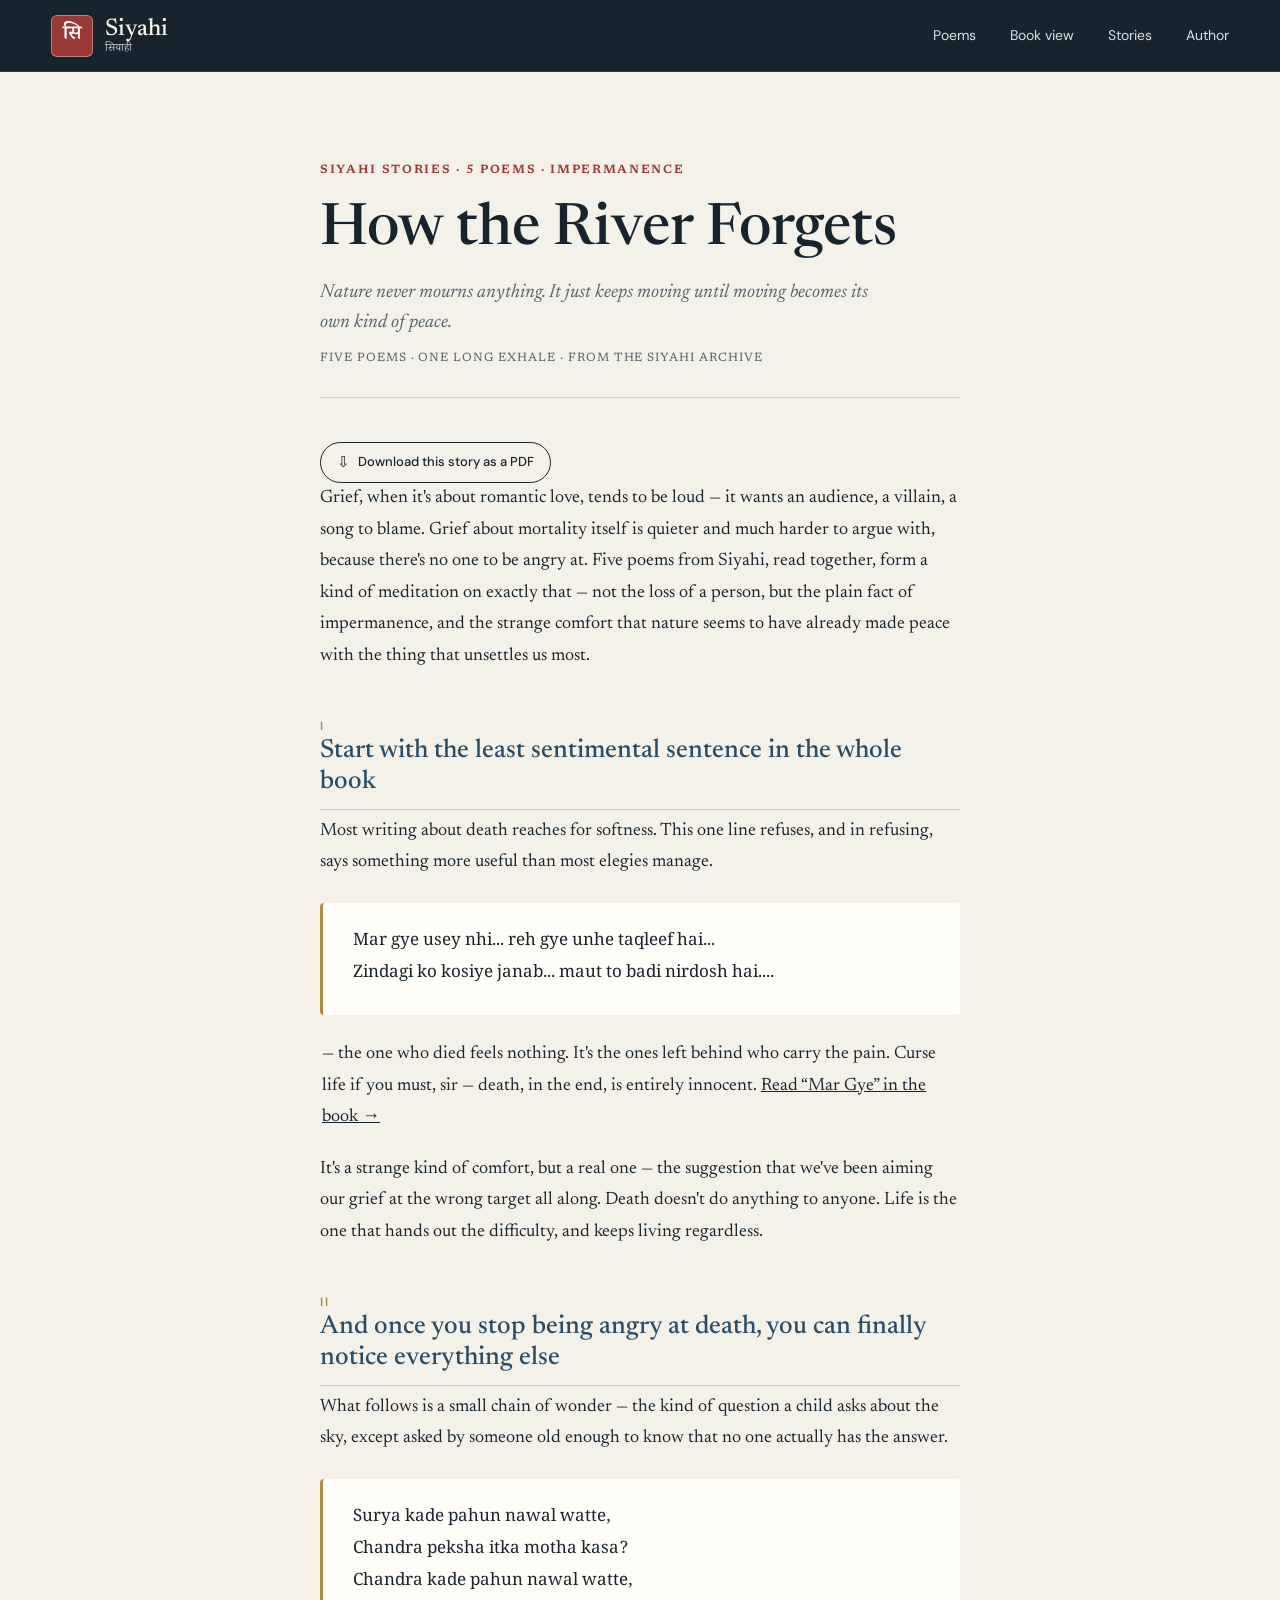
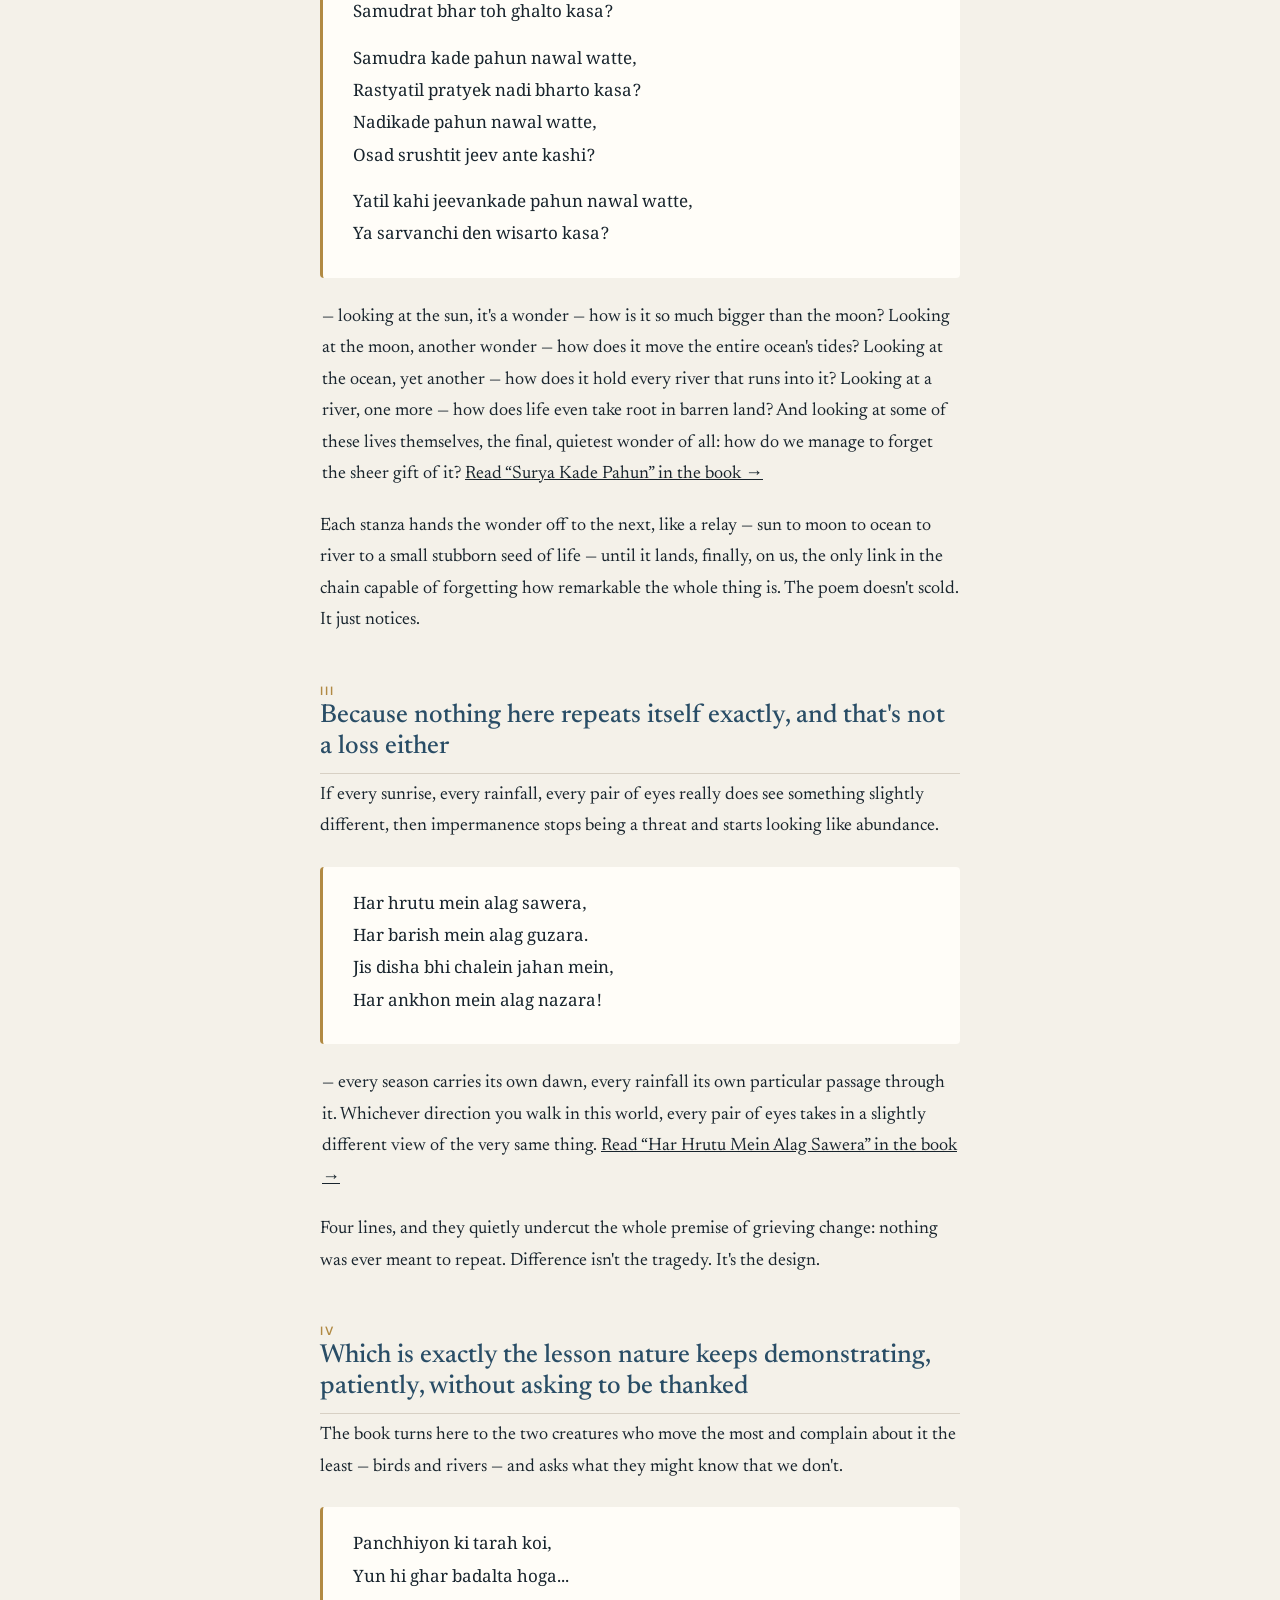
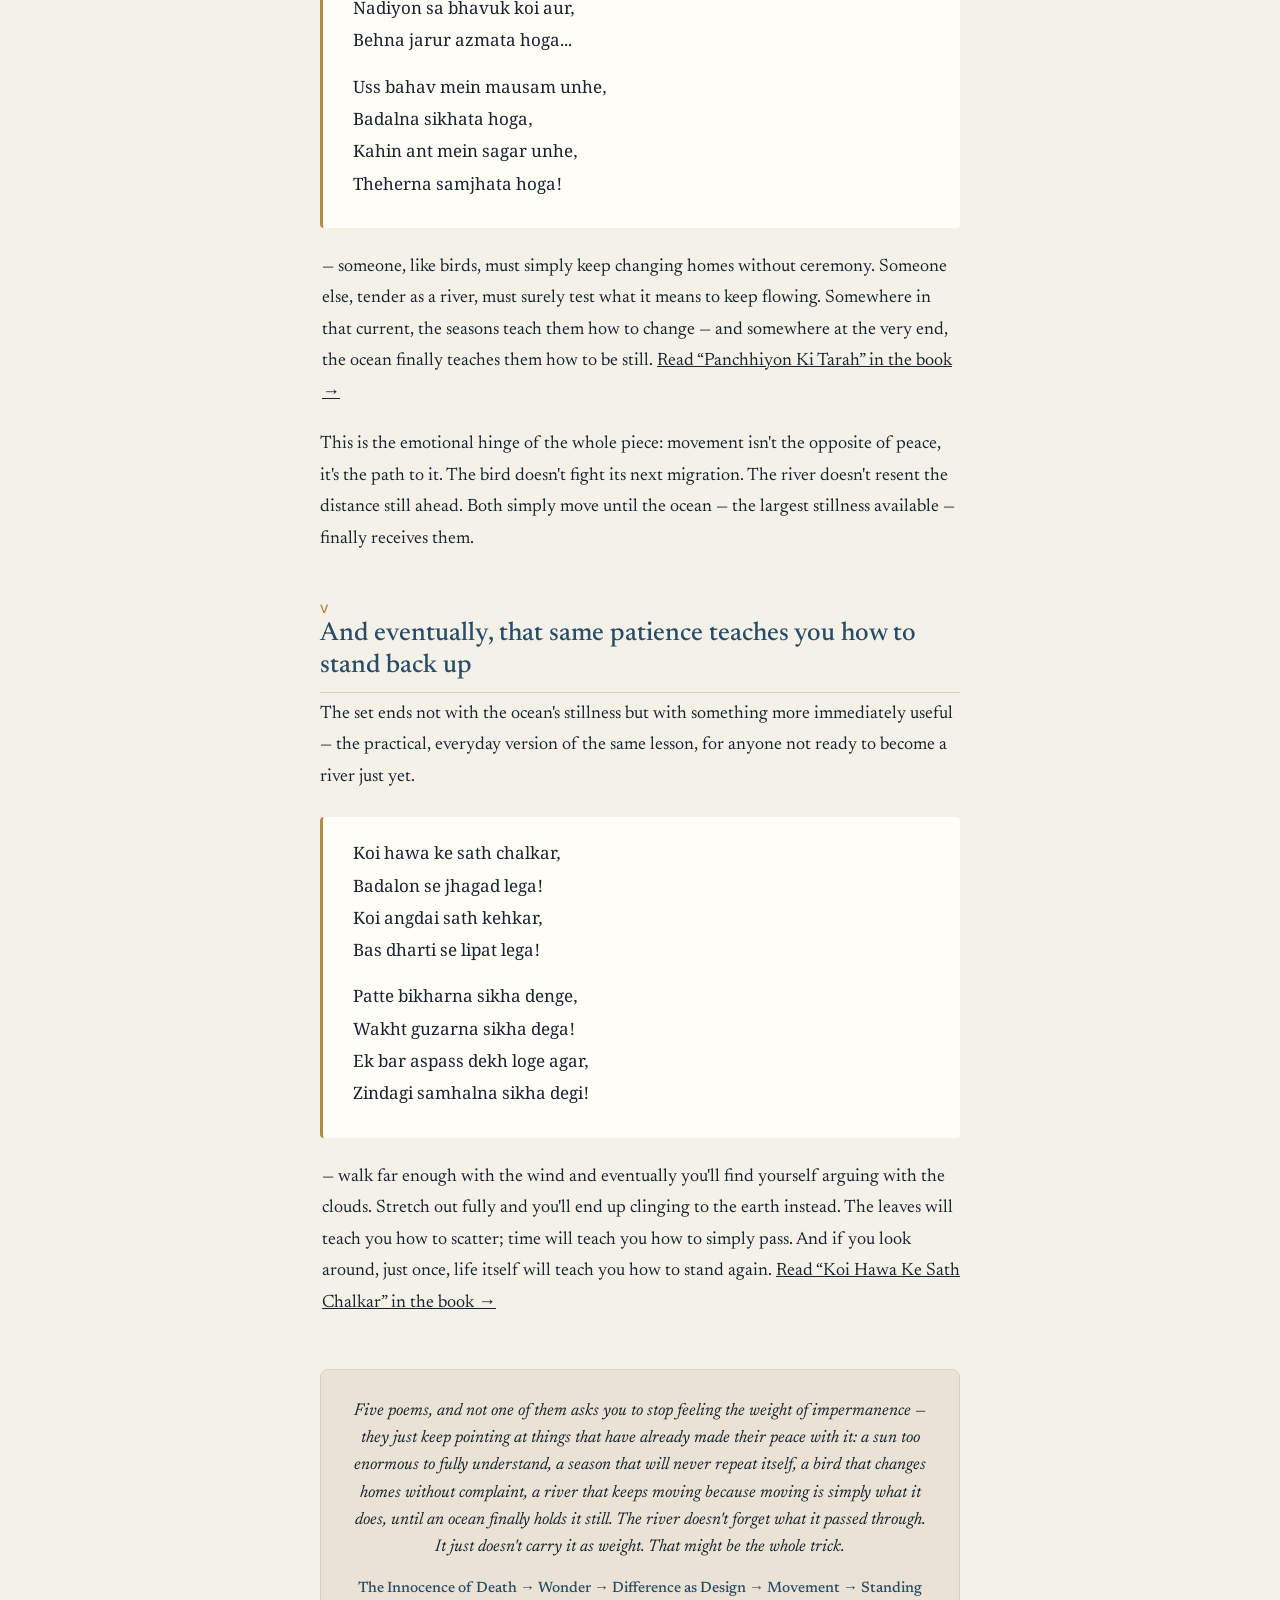
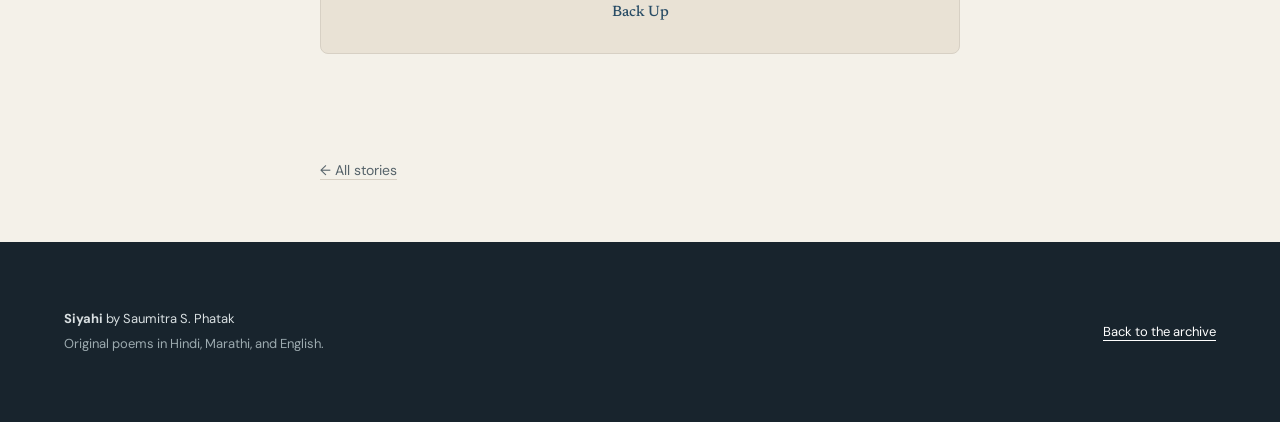
<file: stories/how-the-river-forgets.html>
<!doctype html>
<html lang="en">
<head>
  <meta charset="utf-8">
  <meta name="viewport" content="width=device-width, initial-scale=1">
  <title>How the River Forgets | Siyahi Stories</title>
  <meta name="description" content="A journey through five Siyahi poems on death, wonder, and the natural world's quiet insistence on moving, changing, and eventually resting.">
  <meta name="author" content="Saumitra S. Phatak">
  <meta name="theme-color" content="#18242d">
  <link rel="canonical" href="https://saumitraphatak.github.io/siyahi-poetry/stories/how-the-river-forgets.html">

  <meta property="og:type" content="article">
  <meta property="og:title" content="How the River Forgets | Siyahi Stories">
  <meta property="og:description" content="A journey through five Siyahi poems on death, wonder, and the natural world's insistence on moving, changing, and eventually resting.">
  <meta property="og:url" content="https://saumitraphatak.github.io/siyahi-poetry/stories/how-the-river-forgets.html">
  <meta property="og:site_name" content="Siyahi">
  <meta property="og:image" content="https://saumitraphatak.github.io/siyahi-poetry/assets/siyahi-cover.png">
  <meta name="twitter:card" content="summary_large_image">

  <script type="application/ld+json">
  {
    "@context": "https://schema.org",
    "@type": "Article",
    "headline": "How the River Forgets",
    "description": "A journey through five Siyahi poems on death, wonder, and impermanence.",
    "url": "https://saumitraphatak.github.io/siyahi-poetry/stories/how-the-river-forgets.html",
    "inLanguage": ["en", "hi", "mr"],
    "author": { "@type": "Person", "name": "Saumitra S. Phatak", "url": "https://www.curious96.com" },
    "isPartOf": { "@type": "CreativeWorkSeries", "name": "Siyahi Stories" }
  }
  </script>

  <link rel="preconnect" href="https://fonts.googleapis.com">
  <link rel="preconnect" href="https://fonts.gstatic.com" crossorigin>
  <link href="https://fonts.googleapis.com/css2?family=DM+Sans:wght@400;500;600&family=Newsreader:ital,opsz,wght@0,6..72,400;0,6..72,500;1,6..72,400&family=Noto+Serif+Devanagari:wght@400;500;600&display=swap" rel="stylesheet">
  <link rel="stylesheet" href="../css/styles.css">
</head>
<body>
  <header class="site-header">
    <a class="brand" href="../index.html" aria-label="Siyahi home">
      <span class="brand-mark" aria-hidden="true">सि</span>
      <span><strong>Siyahi</strong><small>सियाही</small></span>
    </a>
    <nav class="header-actions" aria-label="Primary navigation">
      <a href="../index.html#archive">Poems</a>
      <a href="../book.html">Book view</a>
      <a href="index.html">Stories</a>
      <a href="https://www.curious96.com" target="_blank" rel="noopener">Author</a>
    </nav>
  </header>

  <main>
    <article class="story-page">
      <p class="story-kicker">Siyahi Stories &middot; 5 poems &middot; Impermanence</p>
      <h1>How the River Forgets</h1>
      <p class="story-subtitle">Nature never mourns anything. It just keeps moving until moving becomes its own kind of peace.</p>
      <p class="story-byline">Five poems &middot; one long exhale &middot; from the Siyahi archive</p>
      <a class="download-link" href="pdfs/how-the-river-forgets.pdf" download>
        <span class="arrow">&#8681;</span> Download this story as a PDF
      </a>

      <p>Grief, when it's about romantic love, tends to be loud &mdash; it wants an audience, a villain, a song to blame. Grief about mortality itself is quieter and much harder to argue with, because there's no one to be angry at. Five poems from Siyahi, read together, form a kind of meditation on exactly that &mdash; not the loss of a person, but the plain fact of impermanence, and the strange comfort that nature seems to have already made peace with the thing that unsettles us most.</p>

      <h2><span class="story-roman">I</span>Start with the least sentimental sentence in the whole book</h2>
      <p>Most writing about death reaches for softness. This one line refuses, and in refusing, says something more useful than most elegies manage.</p>

      <div class="story-poem">
        <div class="stanza">Mar gye usey nhi... reh gye unhe taqleef hai...<br>Zindagi ko kosiye janab... maut to badi nirdosh hai....</div>
      </div>
      <p class="story-gloss">&mdash; the one who died feels nothing. It's the ones left behind who carry the pain. Curse life if you must, sir &mdash; death, in the end, is entirely innocent. <a href="../book.html#poem-67">Read &ldquo;Mar Gye&rdquo; in the book &rarr;</a></p>

      <p>It's a strange kind of comfort, but a real one &mdash; the suggestion that we've been aiming our grief at the wrong target all along. Death doesn't do anything to anyone. Life is the one that hands out the difficulty, and keeps living regardless.</p>

      <h2><span class="story-roman">II</span>And once you stop being angry at death, you can finally notice everything else</h2>
      <p>What follows is a small chain of wonder &mdash; the kind of question a child asks about the sky, except asked by someone old enough to know that no one actually has the answer.</p>

      <div class="story-poem">
        <div class="stanza">Surya kade pahun nawal watte,<br>Chandra peksha itka motha kasa?<br>Chandra kade pahun nawal watte,<br>Samudrat bhar toh ghalto kasa?</div>
        <div class="stanza">Samudra kade pahun nawal watte,<br>Rastyatil pratyek nadi bharto kasa?<br>Nadikade pahun nawal watte,<br>Osad srushtit jeev ante kashi?</div>
        <div class="stanza">Yatil kahi jeevankade pahun nawal watte,<br>Ya sarvanchi den wisarto kasa?</div>
      </div>
      <p class="story-gloss">&mdash; looking at the sun, it's a wonder &mdash; how is it so much bigger than the moon? Looking at the moon, another wonder &mdash; how does it move the entire ocean's tides? Looking at the ocean, yet another &mdash; how does it hold every river that runs into it? Looking at a river, one more &mdash; how does life even take root in barren land? And looking at some of these lives themselves, the final, quietest wonder of all: how do we manage to forget the sheer gift of it? <a href="../book.html#poem-82">Read &ldquo;Surya Kade Pahun&rdquo; in the book &rarr;</a></p>

      <p>Each stanza hands the wonder off to the next, like a relay &mdash; sun to moon to ocean to river to a small stubborn seed of life &mdash; until it lands, finally, on us, the only link in the chain capable of forgetting how remarkable the whole thing is. The poem doesn't scold. It just notices.</p>

      <h2><span class="story-roman">III</span>Because nothing here repeats itself exactly, and that's not a loss either</h2>
      <p>If every sunrise, every rainfall, every pair of eyes really does see something slightly different, then impermanence stops being a threat and starts looking like abundance.</p>

      <div class="story-poem">
        <div class="stanza">Har hrutu mein alag sawera,<br>Har barish mein alag guzara.<br>Jis disha bhi chalein jahan mein,<br>Har ankhon mein alag nazara!</div>
      </div>
      <p class="story-gloss">&mdash; every season carries its own dawn, every rainfall its own particular passage through it. Whichever direction you walk in this world, every pair of eyes takes in a slightly different view of the very same thing. <a href="../book.html#poem-75">Read &ldquo;Har Hrutu Mein Alag Sawera&rdquo; in the book &rarr;</a></p>

      <p>Four lines, and they quietly undercut the whole premise of grieving change: nothing was ever meant to repeat. Difference isn't the tragedy. It's the design.</p>

      <h2><span class="story-roman">IV</span>Which is exactly the lesson nature keeps demonstrating, patiently, without asking to be thanked</h2>
      <p>The book turns here to the two creatures who move the most and complain about it the least &mdash; birds and rivers &mdash; and asks what they might know that we don't.</p>

      <div class="story-poem">
        <div class="stanza">Panchhiyon ki tarah koi,<br>Yun hi ghar badalta hoga...<br>Nadiyon sa bhavuk koi aur,<br>Behna jarur azmata hoga...</div>
        <div class="stanza">Uss bahav mein mausam unhe,<br>Badalna sikhata hoga,<br>Kahin ant mein sagar unhe,<br>Theherna samjhata hoga!</div>
      </div>
      <p class="story-gloss">&mdash; someone, like birds, must simply keep changing homes without ceremony. Someone else, tender as a river, must surely test what it means to keep flowing. Somewhere in that current, the seasons teach them how to change &mdash; and somewhere at the very end, the ocean finally teaches them how to be still. <a href="../book.html#poem-90">Read &ldquo;Panchhiyon Ki Tarah&rdquo; in the book &rarr;</a></p>

      <p>This is the emotional hinge of the whole piece: movement isn't the opposite of peace, it's the path to it. The bird doesn't fight its next migration. The river doesn't resent the distance still ahead. Both simply move until the ocean &mdash; the largest stillness available &mdash; finally receives them.</p>

      <h2><span class="story-roman">V</span>And eventually, that same patience teaches you how to stand back up</h2>
      <p>The set ends not with the ocean's stillness but with something more immediately useful &mdash; the practical, everyday version of the same lesson, for anyone not ready to become a river just yet.</p>

      <div class="story-poem">
        <div class="stanza">Koi hawa ke sath chalkar,<br>Badalon se jhagad lega!<br>Koi angdai sath kehkar,<br>Bas dharti se lipat lega!</div>
        <div class="stanza">Patte bikharna sikha denge,<br>Wakht guzarna sikha dega!<br>Ek bar aspass dekh loge agar,<br>Zindagi samhalna sikha degi!</div>
      </div>
      <p class="story-gloss">&mdash; walk far enough with the wind and eventually you'll find yourself arguing with the clouds. Stretch out fully and you'll end up clinging to the earth instead. The leaves will teach you how to scatter; time will teach you how to simply pass. And if you look around, just once, life itself will teach you how to stand again. <a href="../book.html#poem-91">Read &ldquo;Koi Hawa Ke Sath Chalkar&rdquo; in the book &rarr;</a></p>

      <div class="story-closing">
        Five poems, and not one of them asks you to stop feeling the weight of impermanence &mdash; they just keep pointing at things that have already made their peace with it: a sun too enormous to fully understand, a season that will never repeat itself, a bird that changes homes without complaint, a river that keeps moving because moving is simply what it does, until an ocean finally holds it still. The river doesn't forget what it passed through. It just doesn't carry it as weight. That might be the whole trick.
        <div class="story-arc">The Innocence of Death &rarr; Wonder &rarr; Difference as Design &rarr; Movement &rarr; Standing Back Up</div>
      </div>
    </article>

    <nav class="story-footer-nav" aria-label="More reading">
      <a href="index.html">&larr; All stories</a>
    </nav>
  </main>

  <footer class="site-footer">
    <p><strong>Siyahi</strong> by Saumitra S. Phatak</p>
    <p>Original poems in Hindi, Marathi, and English.</p>
    <a href="../index.html">Back to the archive</a>
  </footer>
</body>
</html>
</file>
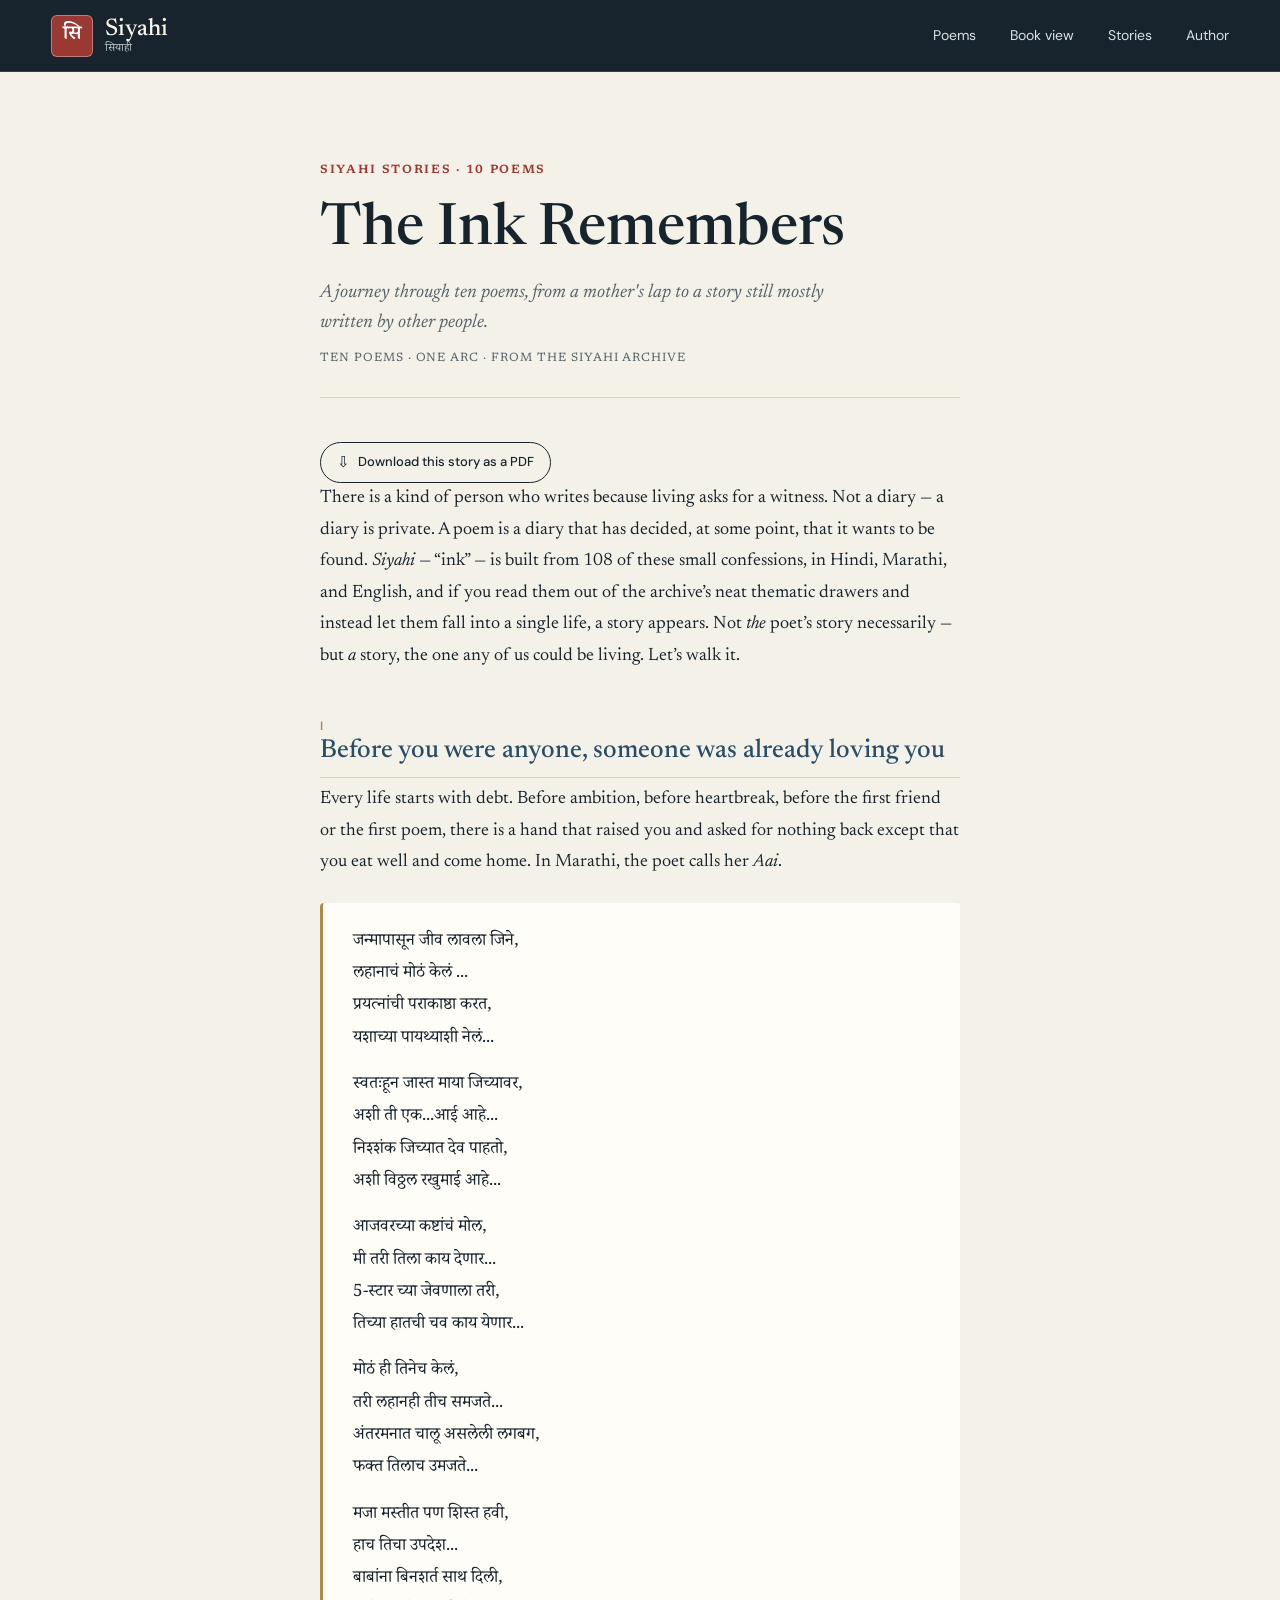
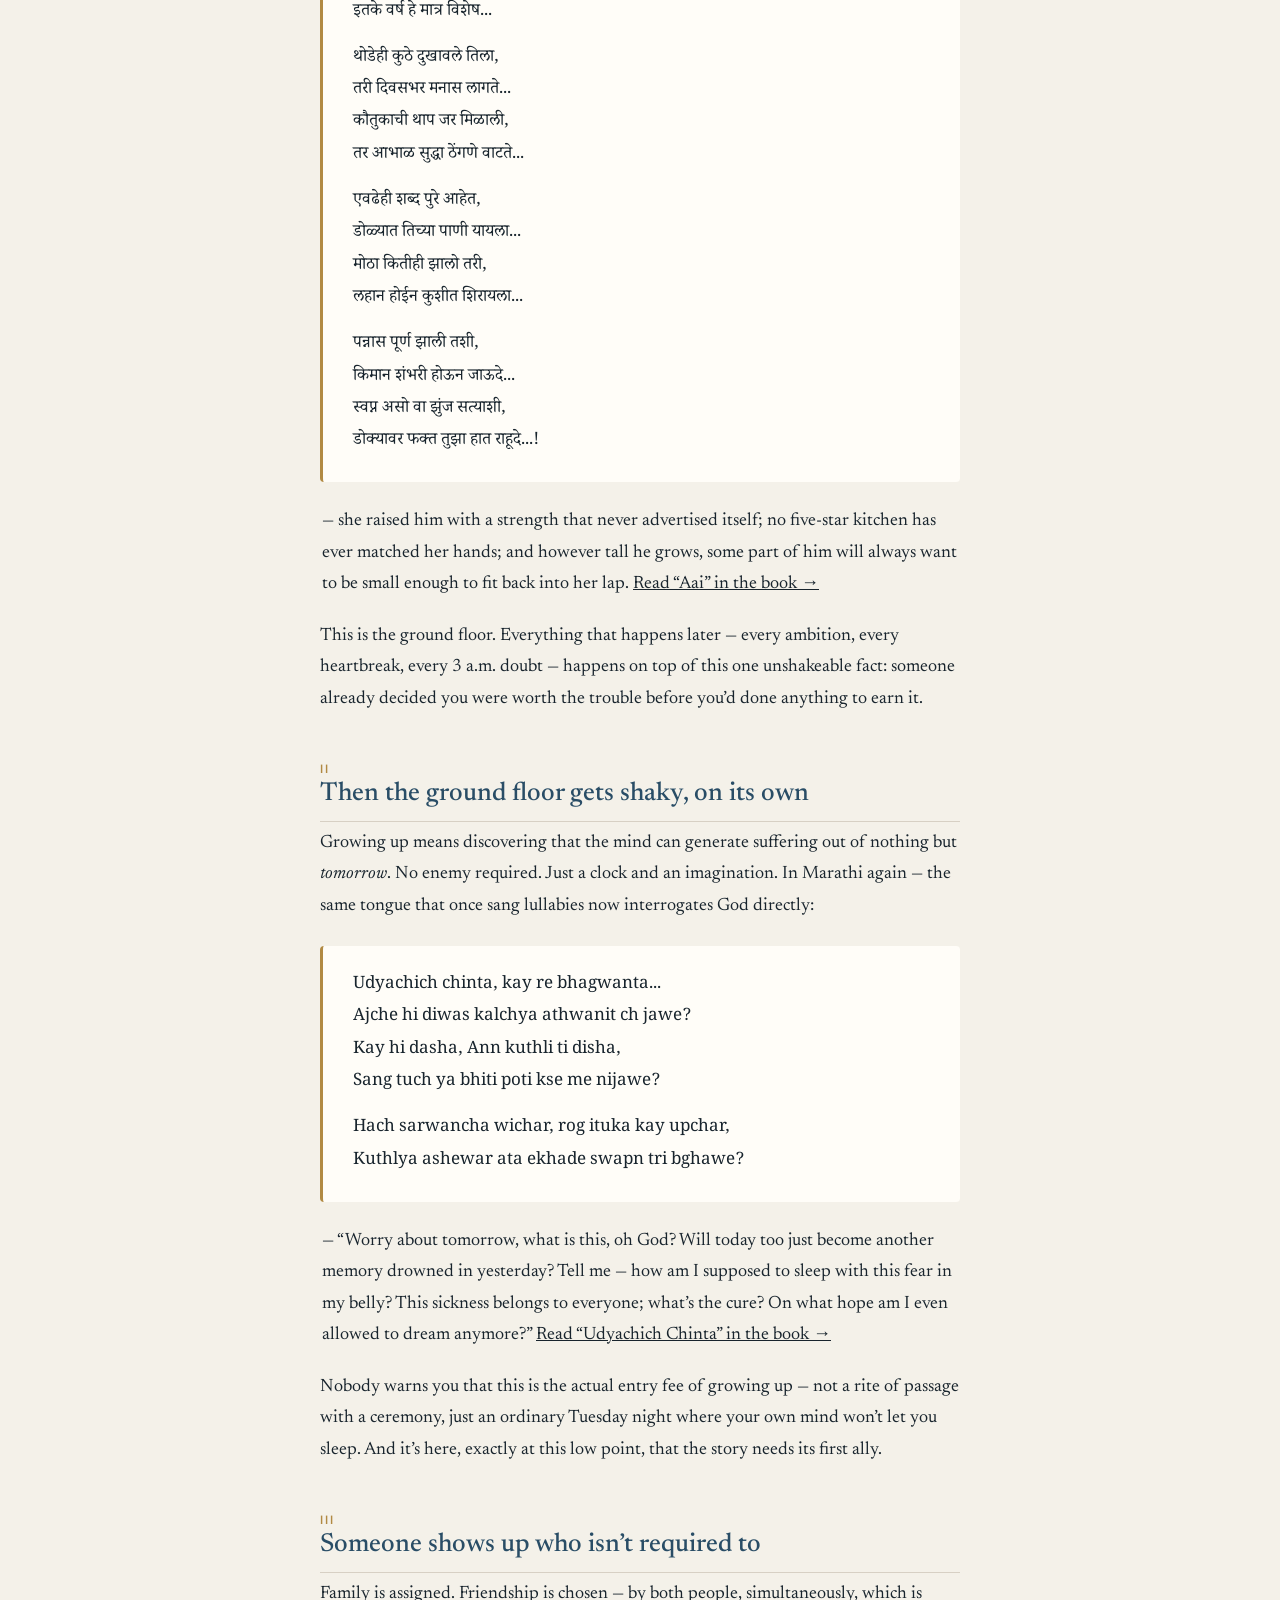
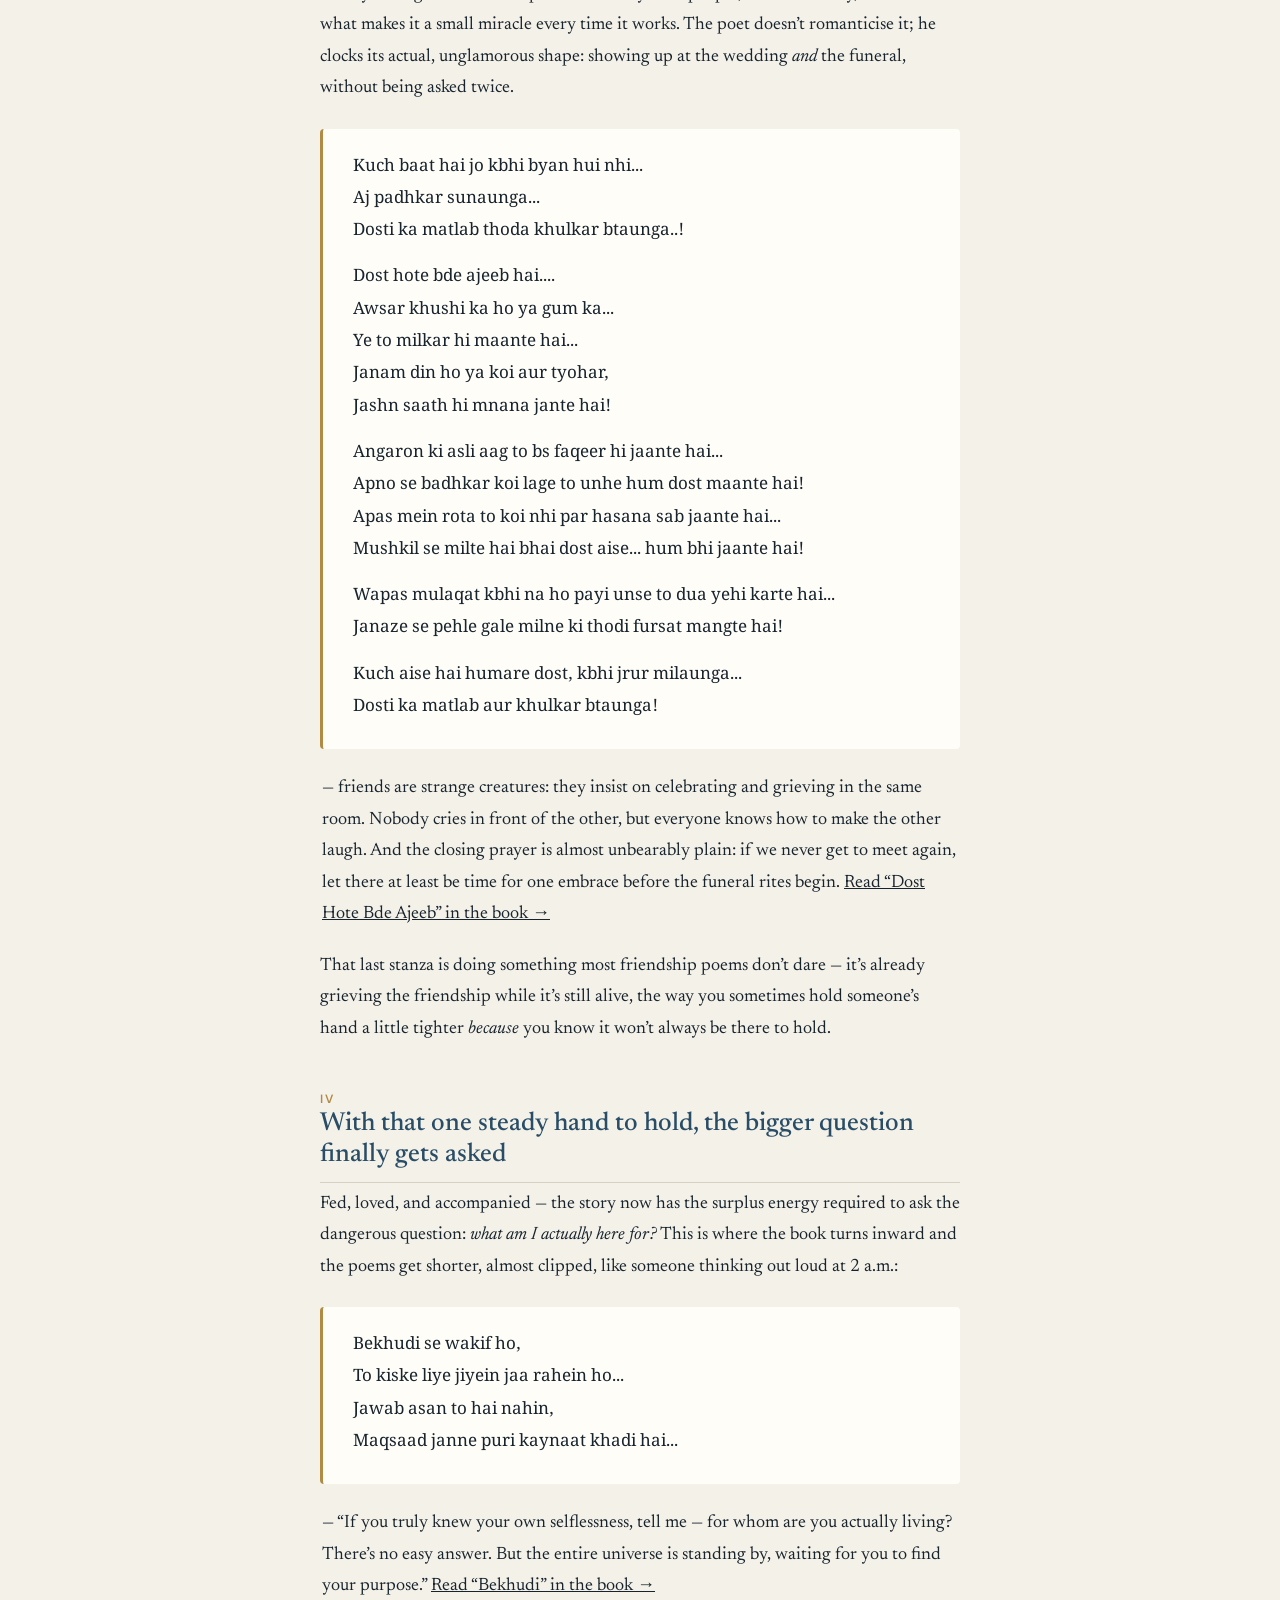
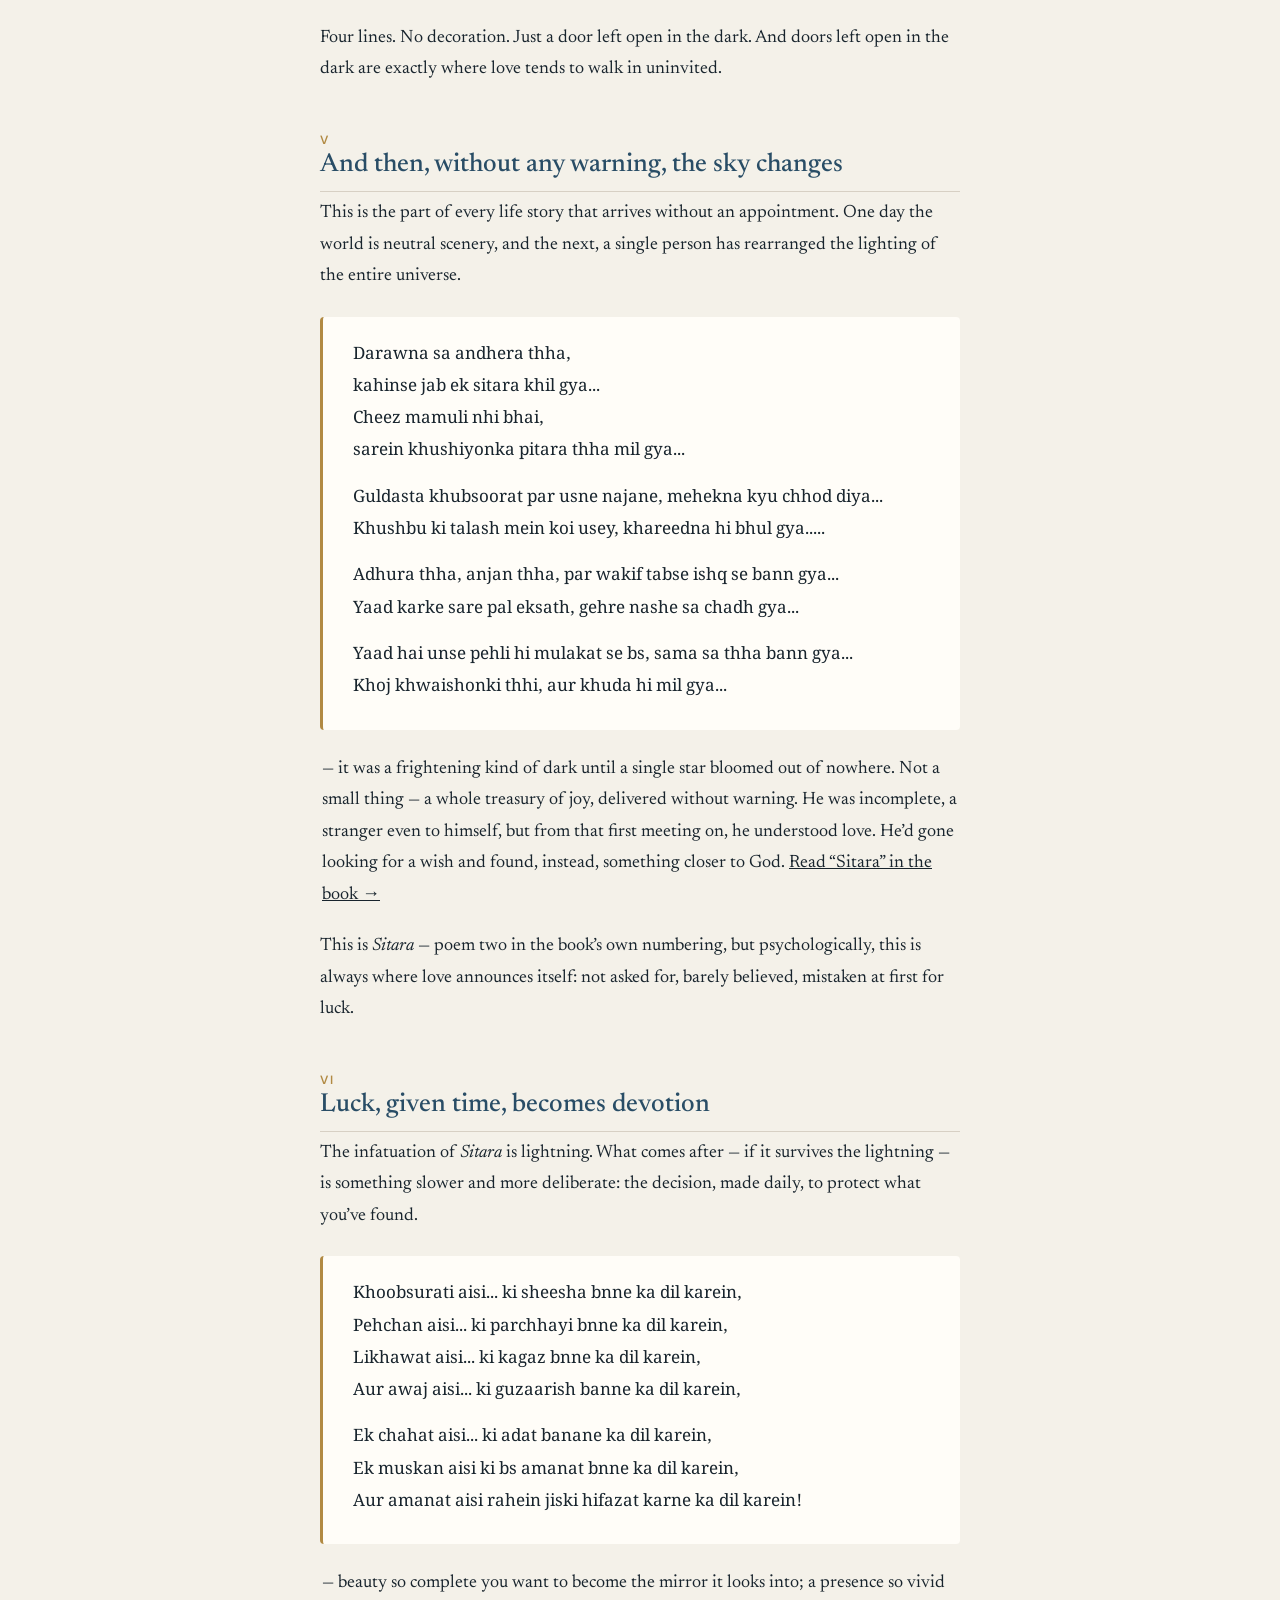
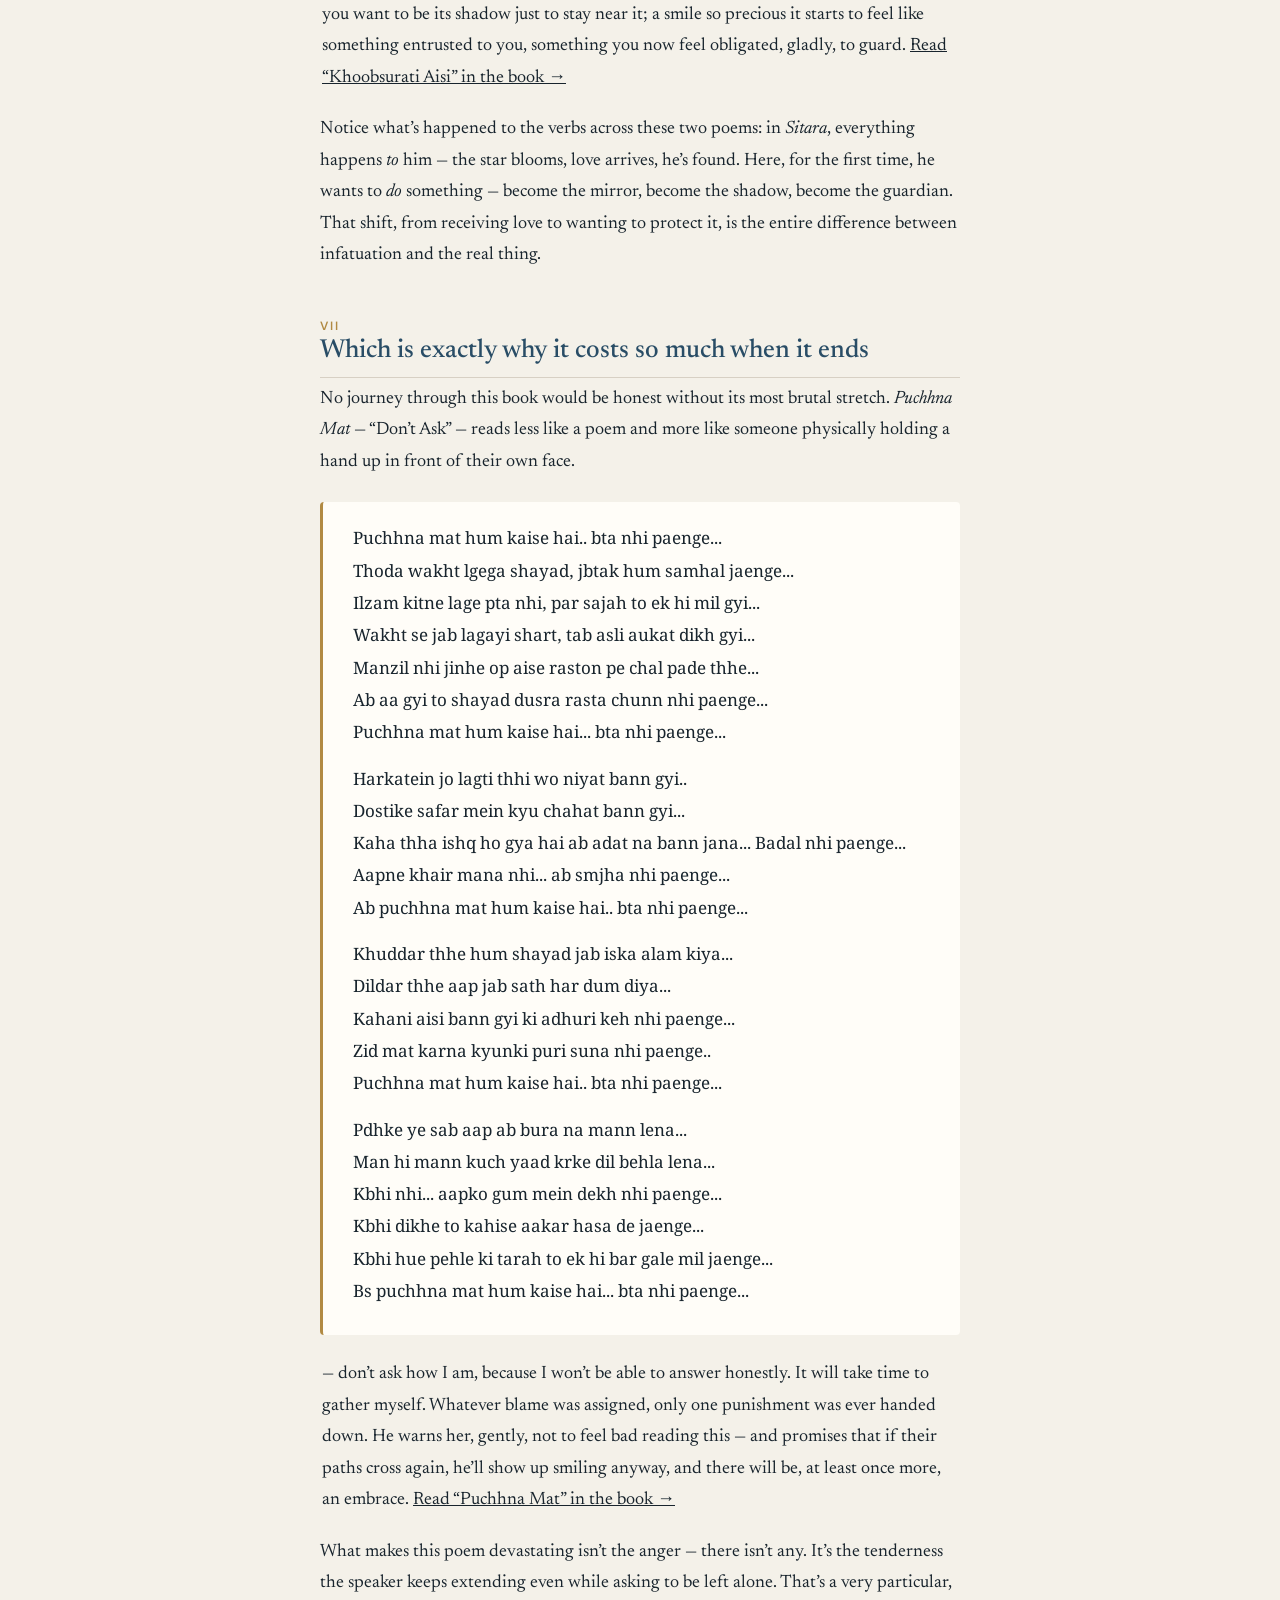
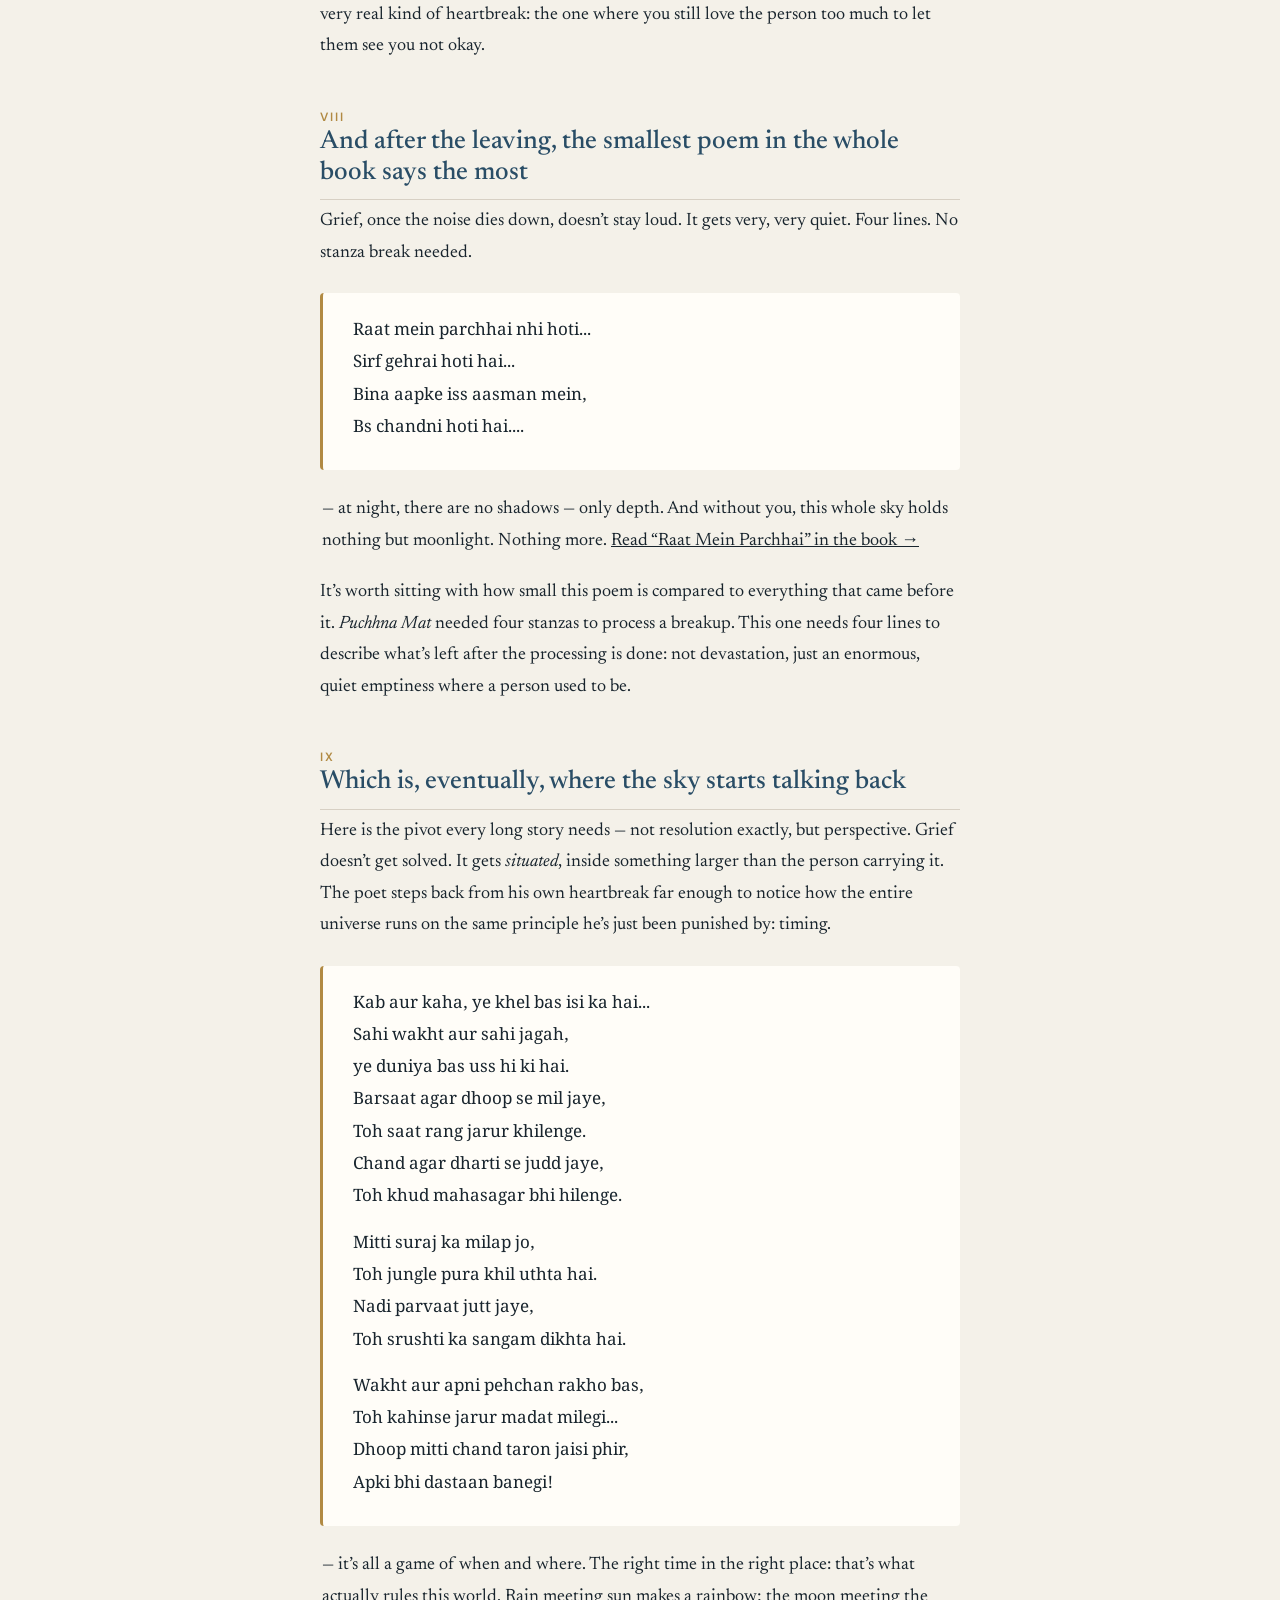
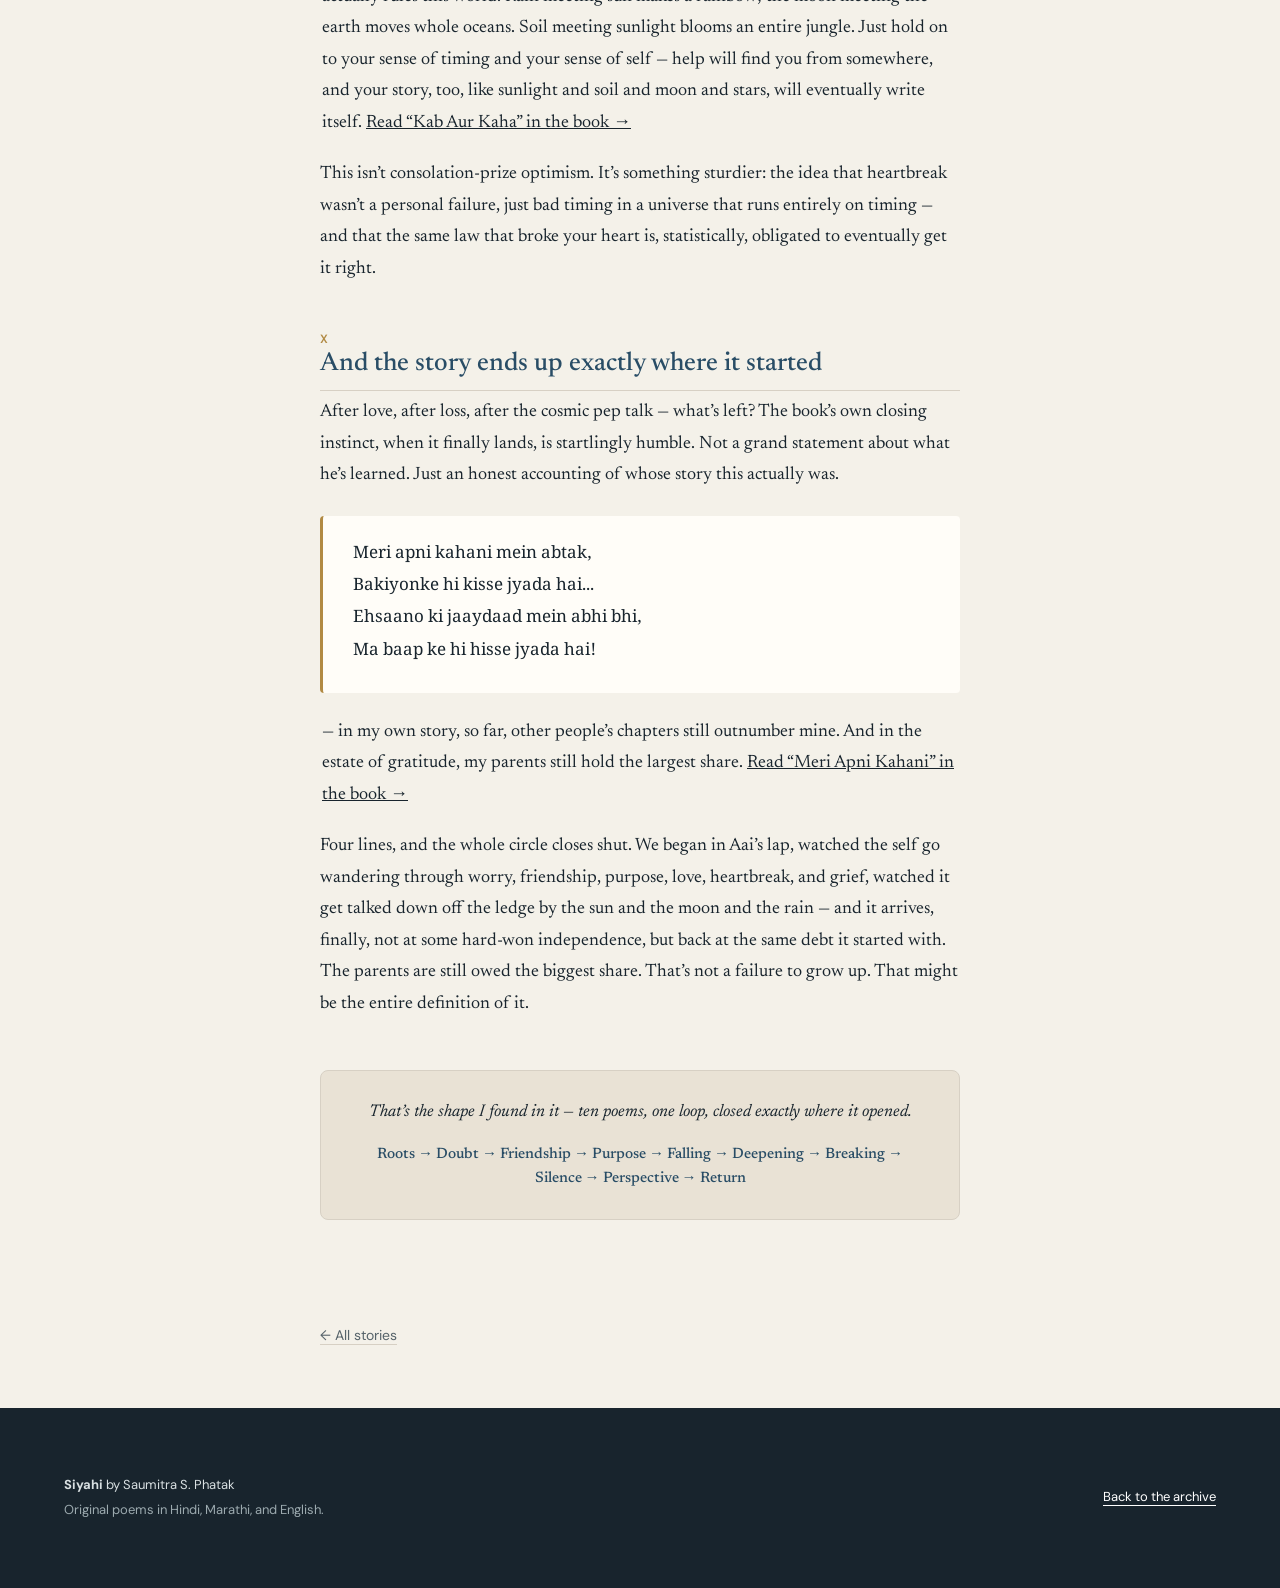
<file: stories/ink-remembers.html>
<!doctype html>
<html lang="en">
<head>
  <meta charset="utf-8">
  <meta name="viewport" content="width=device-width, initial-scale=1">
  <title>The Ink Remembers | Siyahi Stories</title>
  <meta name="description" content="A journey through ten Siyahi poems, from a mother's lap to a story still mostly written by other people.">
  <meta name="author" content="Saumitra S. Phatak">
  <meta name="theme-color" content="#18242d">
  <link rel="canonical" href="https://saumitraphatak.github.io/siyahi-poetry/stories/ink-remembers.html">

  <meta property="og:type" content="article">
  <meta property="og:title" content="The Ink Remembers | Siyahi Stories">
  <meta property="og:description" content="A journey through ten Siyahi poems, from a mother's lap to a story still mostly written by other people.">
  <meta property="og:url" content="https://saumitraphatak.github.io/siyahi-poetry/stories/ink-remembers.html">
  <meta property="og:site_name" content="Siyahi">
  <meta property="og:image" content="https://saumitraphatak.github.io/siyahi-poetry/assets/siyahi-cover.png">
  <meta name="twitter:card" content="summary_large_image">

  <script type="application/ld+json">
  {
    "@context": "https://schema.org",
    "@type": "Article",
    "headline": "The Ink Remembers",
    "description": "A journey through ten Siyahi poems, from a mother's lap to a story still mostly written by other people.",
    "url": "https://saumitraphatak.github.io/siyahi-poetry/stories/ink-remembers.html",
    "inLanguage": ["en", "hi", "mr"],
    "author": {
      "@type": "Person",
      "name": "Saumitra S. Phatak",
      "url": "https://www.curious96.com"
    },
    "isPartOf": {
      "@type": "CreativeWorkSeries",
      "name": "Siyahi Stories"
    }
  }
  </script>

  <link rel="preconnect" href="https://fonts.googleapis.com">
  <link rel="preconnect" href="https://fonts.gstatic.com" crossorigin>
  <link href="https://fonts.googleapis.com/css2?family=DM+Sans:wght@400;500;600&family=Newsreader:ital,opsz,wght@0,6..72,400;0,6..72,500;1,6..72,400&family=Noto+Serif+Devanagari:wght@400;500;600&display=swap" rel="stylesheet">
  <link rel="stylesheet" href="../css/styles.css">
</head>
<body>
  <header class="site-header">
    <a class="brand" href="../index.html" aria-label="Siyahi home">
      <span class="brand-mark" aria-hidden="true">सि</span>
      <span>
        <strong>Siyahi</strong>
        <small>सियाही</small>
      </span>
    </a>
    <nav class="header-actions" aria-label="Primary navigation">
      <a href="../index.html#archive">Poems</a>
      <a href="../book.html">Book view</a>
      <a href="index.html">Stories</a>
      <a href="https://www.curious96.com" target="_blank" rel="noopener">Author</a>
    </nav>
  </header>

  <main>
    <article class="story-page">
      <p class="story-kicker">Siyahi Stories &middot; 10 poems</p>
      <h1>The Ink Remembers</h1>
      <p class="story-subtitle">A journey through ten poems, from a mother's lap to a story still mostly written by other people.</p>
      <p class="story-byline">Ten poems &middot; one arc &middot; from the Siyahi archive</p>
      <a class="download-link" href="pdfs/ink-remembers.pdf" download>
        <span class="arrow">&#8681;</span> Download this story as a PDF
      </a>

      <p>There is a kind of person who writes because living asks for a witness. Not a diary &mdash; a diary is private. A poem is a diary that has decided, at some point, that it wants to be found. <em>Siyahi</em> &mdash; &ldquo;ink&rdquo; &mdash; is built from 108 of these small confessions, in Hindi, Marathi, and English, and if you read them out of the archive&rsquo;s neat thematic drawers and instead let them fall into a single life, a story appears. Not <em>the</em> poet&rsquo;s story necessarily &mdash; but <em>a</em> story, the one any of us could be living. Let&rsquo;s walk it.</p>

      <h2><span class="story-roman">I</span>Before you were anyone, someone was already loving you</h2>
      <p>Every life starts with debt. Before ambition, before heartbreak, before the first friend or the first poem, there is a hand that raised you and asked for nothing back except that you eat well and come home. In Marathi, the poet calls her <em>Aai</em>.</p>

      <div class="story-poem" lang="mr">
        <div class="stanza">जन्मापासून जीव लावला जिने,<br>लहानाचं मोठं केलं ...<br>प्रयत्नांची पराकाष्ठा करत,<br>यशाच्या पायथ्याशी नेलं...</div>
        <div class="stanza">स्वतःहून जास्त माया जिच्यावर,<br>अशी ती एक...आई आहे...<br>निश्शंक जिच्यात देव पाहतो,<br>अशी विठ्ठल रखुमाई आहे...</div>
        <div class="stanza">आजवरच्या कष्टांचं मोल,<br>मी तरी तिला काय देणार...<br>5-स्टार च्या जेवणाला तरी,<br>तिच्या हातची चव काय येणार...</div>
        <div class="stanza">मोठं ही तिनेच केलं,<br>तरी लहानही तीच समजते...<br>अंतरमनात चालू असलेली लगबग,<br>फक्त तिलाच उमजते...</div>
        <div class="stanza">मजा मस्तीत पण शिस्त हवी,<br>हाच तिचा उपदेश...<br>बाबांना बिनशर्त साथ दिली,<br>इतके वर्ष हे मात्र विशेष...</div>
        <div class="stanza">थोडेही कुठे दुखावले तिला,<br>तरी दिवसभर मनास लागते...<br>कौतुकाची थाप जर मिळाली,<br>तर आभाळ सुद्धा ठेंगणे वाटते...</div>
        <div class="stanza">एवढेही शब्द पुरे आहेत,<br>डोळ्यात तिच्या पाणी यायला...<br>मोठा कितीही झालो तरी,<br>लहान होईन कुशीत शिरायला...</div>
        <div class="stanza">पन्नास पूर्ण झाली तशी,<br>किमान शंभरी होऊन जाऊदे...<br>स्वप्न असो वा झुंज सत्याशी,<br>डोक्यावर फक्त तुझा हात राहूदे...!</div>
      </div>
      <p class="story-gloss">&mdash; she raised him with a strength that never advertised itself; no five-star kitchen has ever matched her hands; and however tall he grows, some part of him will always want to be small enough to fit back into her lap. <a href="../book.html#poem-53">Read &ldquo;Aai&rdquo; in the book &rarr;</a></p>

      <p>This is the ground floor. Everything that happens later &mdash; every ambition, every heartbreak, every 3 a.m. doubt &mdash; happens on top of this one unshakeable fact: someone already decided you were worth the trouble before you&rsquo;d done anything to earn it.</p>

      <h2><span class="story-roman">II</span>Then the ground floor gets shaky, on its own</h2>
      <p>Growing up means discovering that the mind can generate suffering out of nothing but <em>tomorrow</em>. No enemy required. Just a clock and an imagination. In Marathi again &mdash; the same tongue that once sang lullabies now interrogates God directly:</p>

      <div class="story-poem">
        <div class="stanza">Udyachich chinta, kay re bhagwanta...<br>Ajche hi diwas kalchya athwanit ch jawe?<br>Kay hi dasha, Ann kuthli ti disha,<br>Sang tuch ya bhiti poti kse me nijawe?</div>
        <div class="stanza">Hach sarwancha wichar, rog ituka kay upchar,<br>Kuthlya ashewar ata ekhade swapn tri bghawe?</div>
      </div>
      <p class="story-gloss">&mdash; &ldquo;Worry about tomorrow, what is this, oh God? Will today too just become another memory drowned in yesterday? Tell me &mdash; how am I supposed to sleep with this fear in my belly? This sickness belongs to everyone; what&rsquo;s the cure? On what hope am I even allowed to dream anymore?&rdquo; <a href="../book.html#poem-58">Read &ldquo;Udyachich Chinta&rdquo; in the book &rarr;</a></p>

      <p>Nobody warns you that this is the actual entry fee of growing up &mdash; not a rite of passage with a ceremony, just an ordinary Tuesday night where your own mind won&rsquo;t let you sleep. And it&rsquo;s here, exactly at this low point, that the story needs its first ally.</p>

      <h2><span class="story-roman">III</span>Someone shows up who isn&rsquo;t required to</h2>
      <p>Family is assigned. Friendship is chosen &mdash; by both people, simultaneously, which is what makes it a small miracle every time it works. The poet doesn&rsquo;t romanticise it; he clocks its actual, unglamorous shape: showing up at the wedding <em>and</em> the funeral, without being asked twice.</p>

      <div class="story-poem">
        <div class="stanza">Kuch baat hai jo kbhi byan hui nhi...<br>Aj padhkar sunaunga...<br>Dosti ka matlab thoda khulkar btaunga..!</div>
        <div class="stanza">Dost hote bde ajeeb hai....<br>Awsar khushi ka ho ya gum ka...<br>Ye to milkar hi maante hai...<br>Janam din ho ya koi aur tyohar,<br>Jashn saath hi mnana jante hai!</div>
        <div class="stanza">Angaron ki asli aag to bs faqeer hi jaante hai...<br>Apno se badhkar koi lage to unhe hum dost maante hai!<br>Apas mein rota to koi nhi par hasana sab jaante hai...<br>Mushkil se milte hai bhai dost aise... hum bhi jaante hai!</div>
        <div class="stanza">Wapas mulaqat kbhi na ho payi unse to dua yehi karte hai...<br>Janaze se pehle gale milne ki thodi fursat mangte hai!</div>
        <div class="stanza">Kuch aise hai humare dost, kbhi jrur milaunga...<br>Dosti ka matlab aur khulkar btaunga!</div>
      </div>
      <p class="story-gloss">&mdash; friends are strange creatures: they insist on celebrating and grieving in the same room. Nobody cries in front of the other, but everyone knows how to make the other laugh. And the closing prayer is almost unbearably plain: if we never get to meet again, let there at least be time for one embrace before the funeral rites begin. <a href="../book.html#poem-45">Read &ldquo;Dost Hote Bde Ajeeb&rdquo; in the book &rarr;</a></p>

      <p>That last stanza is doing something most friendship poems don&rsquo;t dare &mdash; it&rsquo;s already grieving the friendship while it&rsquo;s still alive, the way you sometimes hold someone&rsquo;s hand a little tighter <em>because</em> you know it won&rsquo;t always be there to hold.</p>

      <h2><span class="story-roman">IV</span>With that one steady hand to hold, the bigger question finally gets asked</h2>
      <p>Fed, loved, and accompanied &mdash; the story now has the surplus energy required to ask the dangerous question: <em>what am I actually here for?</em> This is where the book turns inward and the poems get shorter, almost clipped, like someone thinking out loud at 2 a.m.:</p>

      <div class="story-poem">
        <div class="stanza">Bekhudi se wakif ho,<br>To kiske liye jiyein jaa rahein ho...<br>Jawab asan to hai nahin,<br>Maqsaad janne puri kaynaat khadi hai...</div>
      </div>
      <p class="story-gloss">&mdash; &ldquo;If you truly knew your own selflessness, tell me &mdash; for whom are you actually living? There&rsquo;s no easy answer. But the entire universe is standing by, waiting for you to find your purpose.&rdquo; <a href="../book.html#poem-65">Read &ldquo;Bekhudi&rdquo; in the book &rarr;</a></p>

      <p>Four lines. No decoration. Just a door left open in the dark. And doors left open in the dark are exactly where love tends to walk in uninvited.</p>

      <h2><span class="story-roman">V</span>And then, without any warning, the sky changes</h2>
      <p>This is the part of every life story that arrives without an appointment. One day the world is neutral scenery, and the next, a single person has rearranged the lighting of the entire universe.</p>

      <div class="story-poem">
        <div class="stanza">Darawna sa andhera thha,<br>kahinse jab ek sitara khil gya...<br>Cheez mamuli nhi bhai,<br>sarein khushiyonka pitara thha mil gya...</div>
        <div class="stanza">Guldasta khubsoorat par usne najane, mehekna kyu chhod diya...<br>Khushbu ki talash mein koi usey, khareedna hi bhul gya.....</div>
        <div class="stanza">Adhura thha, anjan thha, par wakif tabse ishq se bann gya...<br>Yaad karke sare pal eksath, gehre nashe sa chadh gya...</div>
        <div class="stanza">Yaad hai unse pehli hi mulakat se bs, sama sa thha bann gya...<br>Khoj khwaishonki thhi, aur khuda hi mil gya...</div>
      </div>
      <p class="story-gloss">&mdash; it was a frightening kind of dark until a single star bloomed out of nowhere. Not a small thing &mdash; a whole treasury of joy, delivered without warning. He was incomplete, a stranger even to himself, but from that first meeting on, he understood love. He&rsquo;d gone looking for a wish and found, instead, something closer to God. <a href="../book.html#poem-2">Read &ldquo;Sitara&rdquo; in the book &rarr;</a></p>

      <p>This is <em>Sitara</em> &mdash; poem two in the book&rsquo;s own numbering, but psychologically, this is always where love announces itself: not asked for, barely believed, mistaken at first for luck.</p>

      <h2><span class="story-roman">VI</span>Luck, given time, becomes devotion</h2>
      <p>The infatuation of <em>Sitara</em> is lightning. What comes after &mdash; if it survives the lightning &mdash; is something slower and more deliberate: the decision, made daily, to protect what you&rsquo;ve found.</p>

      <div class="story-poem">
        <div class="stanza">Khoobsurati aisi... ki sheesha bnne ka dil karein,<br>Pehchan aisi... ki parchhayi bnne ka dil karein,<br>Likhawat aisi... ki kagaz bnne ka dil karein,<br>Aur awaj aisi... ki guzaarish banne ka dil karein,</div>
        <div class="stanza">Ek chahat aisi... ki adat banane ka dil karein,<br>Ek muskan aisi ki bs amanat bnne ka dil karein,<br>Aur amanat aisi rahein jiski hifazat karne ka dil karein!</div>
      </div>
      <p class="story-gloss">&mdash; beauty so complete you want to become the mirror it looks into; a presence so vivid you want to be its shadow just to stay near it; a smile so precious it starts to feel like something entrusted to you, something you now feel obligated, gladly, to guard. <a href="../book.html#poem-33">Read &ldquo;Khoobsurati Aisi&rdquo; in the book &rarr;</a></p>

      <p>Notice what&rsquo;s happened to the verbs across these two poems: in <em>Sitara</em>, everything happens <em>to</em> him &mdash; the star blooms, love arrives, he&rsquo;s found. Here, for the first time, he wants to <em>do</em> something &mdash; become the mirror, become the shadow, become the guardian. That shift, from receiving love to wanting to protect it, is the entire difference between infatuation and the real thing.</p>

      <h2><span class="story-roman">VII</span>Which is exactly why it costs so much when it ends</h2>
      <p>No journey through this book would be honest without its most brutal stretch. <em>Puchhna Mat</em> &mdash; &ldquo;Don&rsquo;t Ask&rdquo; &mdash; reads less like a poem and more like someone physically holding a hand up in front of their own face.</p>

      <div class="story-poem">
        <div class="stanza">Puchhna mat hum kaise hai.. bta nhi paenge...<br>Thoda wakht lgega shayad, jbtak hum samhal jaenge...<br>Ilzam kitne lage pta nhi, par sajah to ek hi mil gyi...<br>Wakht se jab lagayi shart, tab asli aukat dikh gyi...<br>Manzil nhi jinhe op aise raston pe chal pade thhe...<br>Ab aa gyi to shayad dusra rasta chunn nhi paenge...<br>Puchhna mat hum kaise hai... bta nhi paenge...</div>
        <div class="stanza">Harkatein jo lagti thhi wo niyat bann gyi..<br>Dostike safar mein kyu chahat bann gyi...<br>Kaha thha ishq ho gya hai ab adat na bann jana... Badal nhi paenge...<br>Aapne khair mana nhi... ab smjha nhi paenge...<br>Ab puchhna mat hum kaise hai.. bta nhi paenge...</div>
        <div class="stanza">Khuddar thhe hum shayad jab iska alam kiya...<br>Dildar thhe aap jab sath har dum diya...<br>Kahani aisi bann gyi ki adhuri keh nhi paenge...<br>Zid mat karna kyunki puri suna nhi paenge..<br>Puchhna mat hum kaise hai.. bta nhi paenge...</div>
        <div class="stanza">Pdhke ye sab aap ab bura na mann lena...<br>Man hi mann kuch yaad krke dil behla lena...<br>Kbhi nhi... aapko gum mein dekh nhi paenge...<br>Kbhi dikhe to kahise aakar hasa de jaenge...<br>Kbhi hue pehle ki tarah to ek hi bar gale mil jaenge...<br>Bs puchhna mat hum kaise hai... bta nhi paenge...</div>
      </div>
      <p class="story-gloss">&mdash; don&rsquo;t ask how I am, because I won&rsquo;t be able to answer honestly. It will take time to gather myself. Whatever blame was assigned, only one punishment was ever handed down. He warns her, gently, not to feel bad reading this &mdash; and promises that if their paths cross again, he&rsquo;ll show up smiling anyway, and there will be, at least once more, an embrace. <a href="../book.html#poem-28">Read &ldquo;Puchhna Mat&rdquo; in the book &rarr;</a></p>

      <p>What makes this poem devastating isn&rsquo;t the anger &mdash; there isn&rsquo;t any. It&rsquo;s the tenderness the speaker keeps extending even while asking to be left alone. That&rsquo;s a very particular, very real kind of heartbreak: the one where you still love the person too much to let them see you not okay.</p>

      <h2><span class="story-roman">VIII</span>And after the leaving, the smallest poem in the whole book says the most</h2>
      <p>Grief, once the noise dies down, doesn&rsquo;t stay loud. It gets very, very quiet. Four lines. No stanza break needed.</p>

      <div class="story-poem">
        <div class="stanza">Raat mein parchhai nhi hoti...<br>Sirf gehrai hoti hai...<br>Bina aapke iss aasman mein,<br>Bs chandni hoti hai....</div>
      </div>
      <p class="story-gloss">&mdash; at night, there are no shadows &mdash; only depth. And without you, this whole sky holds nothing but moonlight. Nothing more. <a href="../book.html#poem-32">Read &ldquo;Raat Mein Parchhai&rdquo; in the book &rarr;</a></p>

      <p>It&rsquo;s worth sitting with how small this poem is compared to everything that came before it. <em>Puchhna Mat</em> needed four stanzas to process a breakup. This one needs four lines to describe what&rsquo;s left after the processing is done: not devastation, just an enormous, quiet emptiness where a person used to be.</p>

      <h2><span class="story-roman">IX</span>Which is, eventually, where the sky starts talking back</h2>
      <p>Here is the pivot every long story needs &mdash; not resolution exactly, but perspective. Grief doesn&rsquo;t get solved. It gets <em>situated</em>, inside something larger than the person carrying it. The poet steps back from his own heartbreak far enough to notice how the entire universe runs on the same principle he&rsquo;s just been punished by: timing.</p>

      <div class="story-poem">
        <div class="stanza">Kab aur kaha, ye khel bas isi ka hai...<br>Sahi wakht aur sahi jagah,<br>ye duniya bas uss hi ki hai.<br>Barsaat agar dhoop se mil jaye,<br>Toh saat rang jarur khilenge.<br>Chand agar dharti se judd jaye,<br>Toh khud mahasagar bhi hilenge.</div>
        <div class="stanza">Mitti suraj ka milap jo,<br>Toh jungle pura khil uthta hai.<br>Nadi parvaat jutt jaye,<br>Toh srushti ka sangam dikhta hai.</div>
        <div class="stanza">Wakht aur apni pehchan rakho bas,<br>Toh kahinse jarur madat milegi...<br>Dhoop mitti chand taron jaisi phir,<br>Apki bhi dastaan banegi!</div>
      </div>
      <p class="story-gloss">&mdash; it&rsquo;s all a game of when and where. The right time in the right place: that&rsquo;s what actually rules this world. Rain meeting sun makes a rainbow; the moon meeting the earth moves whole oceans. Soil meeting sunlight blooms an entire jungle. Just hold on to your sense of timing and your sense of self &mdash; help will find you from somewhere, and your story, too, like sunlight and soil and moon and stars, will eventually write itself. <a href="../book.html#poem-92">Read &ldquo;Kab Aur Kaha&rdquo; in the book &rarr;</a></p>

      <p>This isn&rsquo;t consolation-prize optimism. It&rsquo;s something sturdier: the idea that heartbreak wasn&rsquo;t a personal failure, just bad timing in a universe that runs entirely on timing &mdash; and that the same law that broke your heart is, statistically, obligated to eventually get it right.</p>

      <h2><span class="story-roman">X</span>And the story ends up exactly where it started</h2>
      <p>After love, after loss, after the cosmic pep talk &mdash; what&rsquo;s left? The book&rsquo;s own closing instinct, when it finally lands, is startlingly humble. Not a grand statement about what he&rsquo;s learned. Just an honest accounting of whose story this actually was.</p>

      <div class="story-poem">
        <div class="stanza">Meri apni kahani mein abtak,<br>Bakiyonke hi kisse jyada hai...<br>Ehsaano ki jaaydaad mein abhi bhi,<br>Ma baap ke hi hisse jyada hai!</div>
      </div>
      <p class="story-gloss">&mdash; in my own story, so far, other people&rsquo;s chapters still outnumber mine. And in the estate of gratitude, my parents still hold the largest share. <a href="../book.html#poem-99">Read &ldquo;Meri Apni Kahani&rdquo; in the book &rarr;</a></p>

      <p>Four lines, and the whole circle closes shut. We began in Aai&rsquo;s lap, watched the self go wandering through worry, friendship, purpose, love, heartbreak, and grief, watched it get talked down off the ledge by the sun and the moon and the rain &mdash; and it arrives, finally, not at some hard-won independence, but back at the same debt it started with. The parents are still owed the biggest share. That&rsquo;s not a failure to grow up. That might be the entire definition of it.</p>

      <div class="story-closing">
        That&rsquo;s the shape I found in it &mdash; ten poems, one loop, closed exactly where it opened.
        <div class="story-arc">Roots &rarr; Doubt &rarr; Friendship &rarr; Purpose &rarr; Falling &rarr; Deepening &rarr; Breaking &rarr; Silence &rarr; Perspective &rarr; Return</div>
      </div>
    </article>

    <nav class="story-footer-nav" aria-label="More reading">
      <a href="index.html">&larr; All stories</a>
    </nav>
  </main>

  <footer class="site-footer">
    <p><strong>Siyahi</strong> by Saumitra S. Phatak</p>
    <p>Original poems in Hindi, Marathi, and English.</p>
    <a href="../index.html">Back to the archive</a>
  </footer>
</body>
</html>
</file>
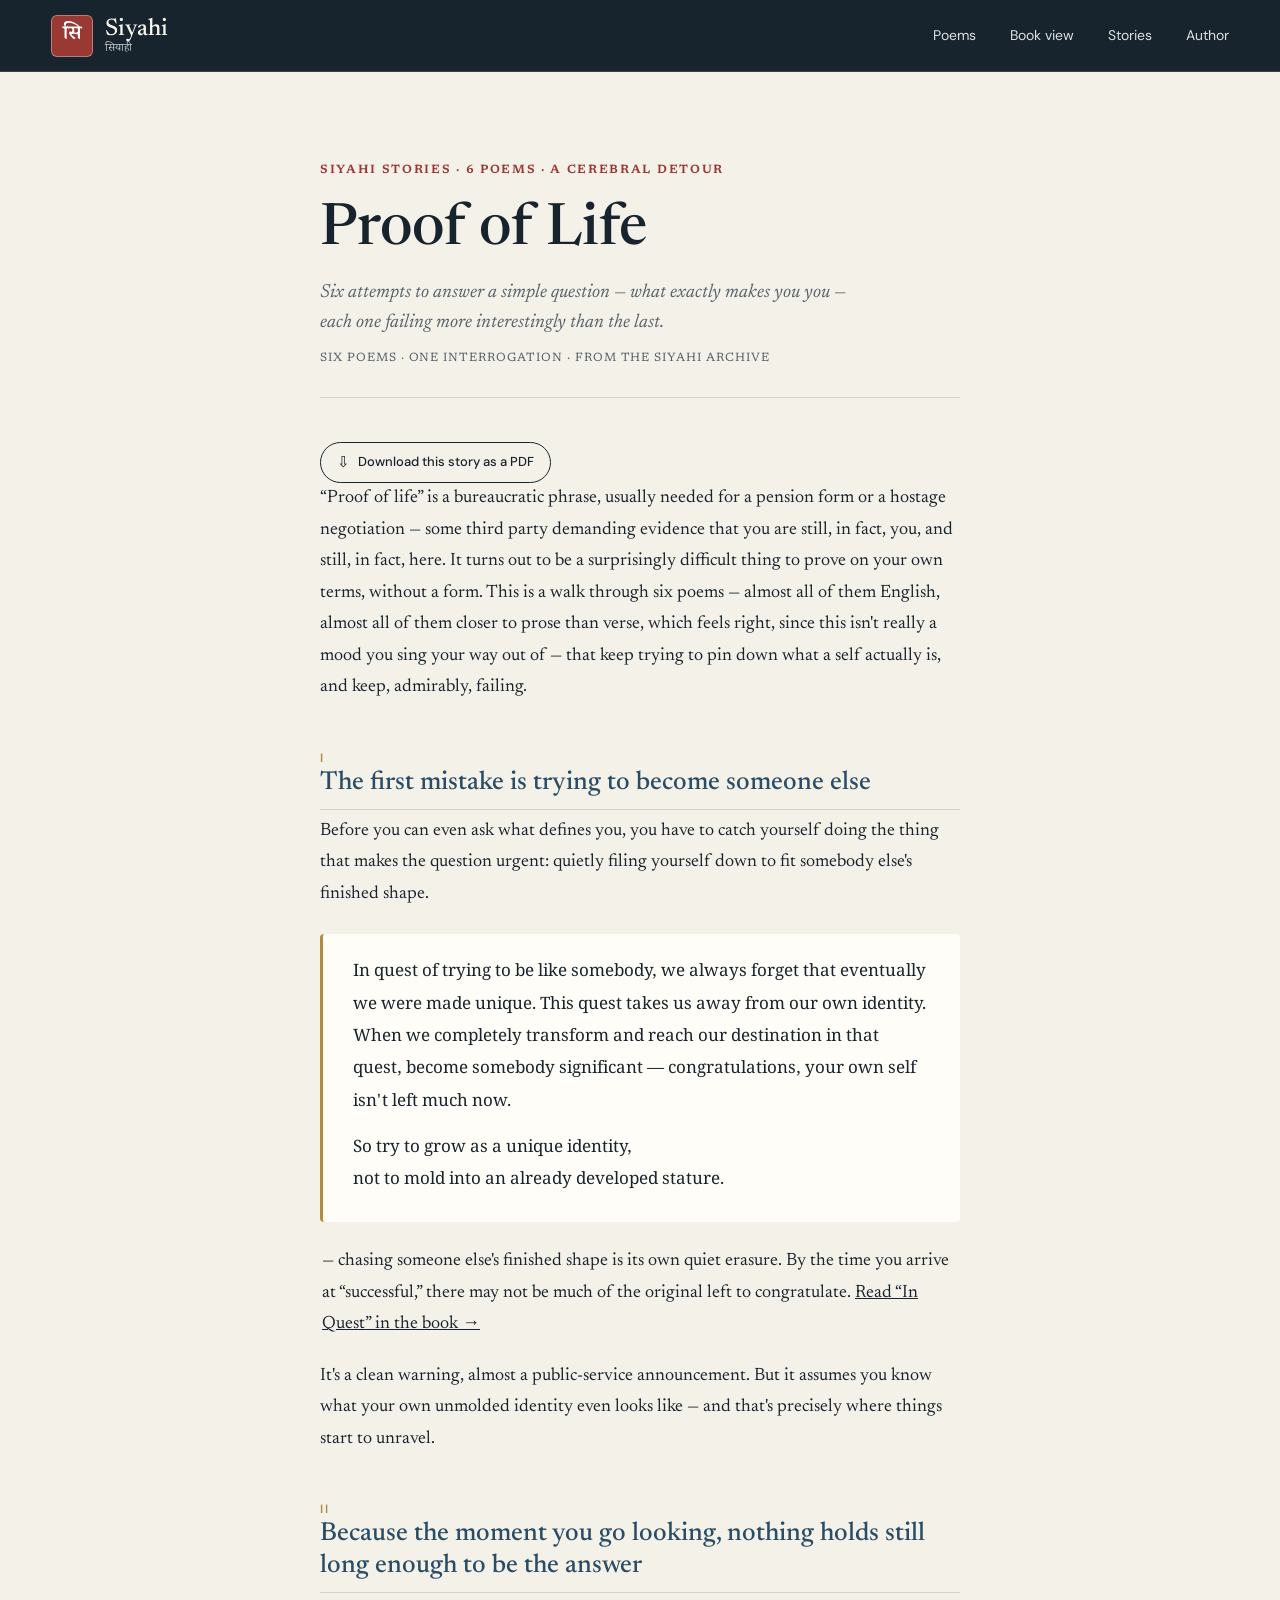
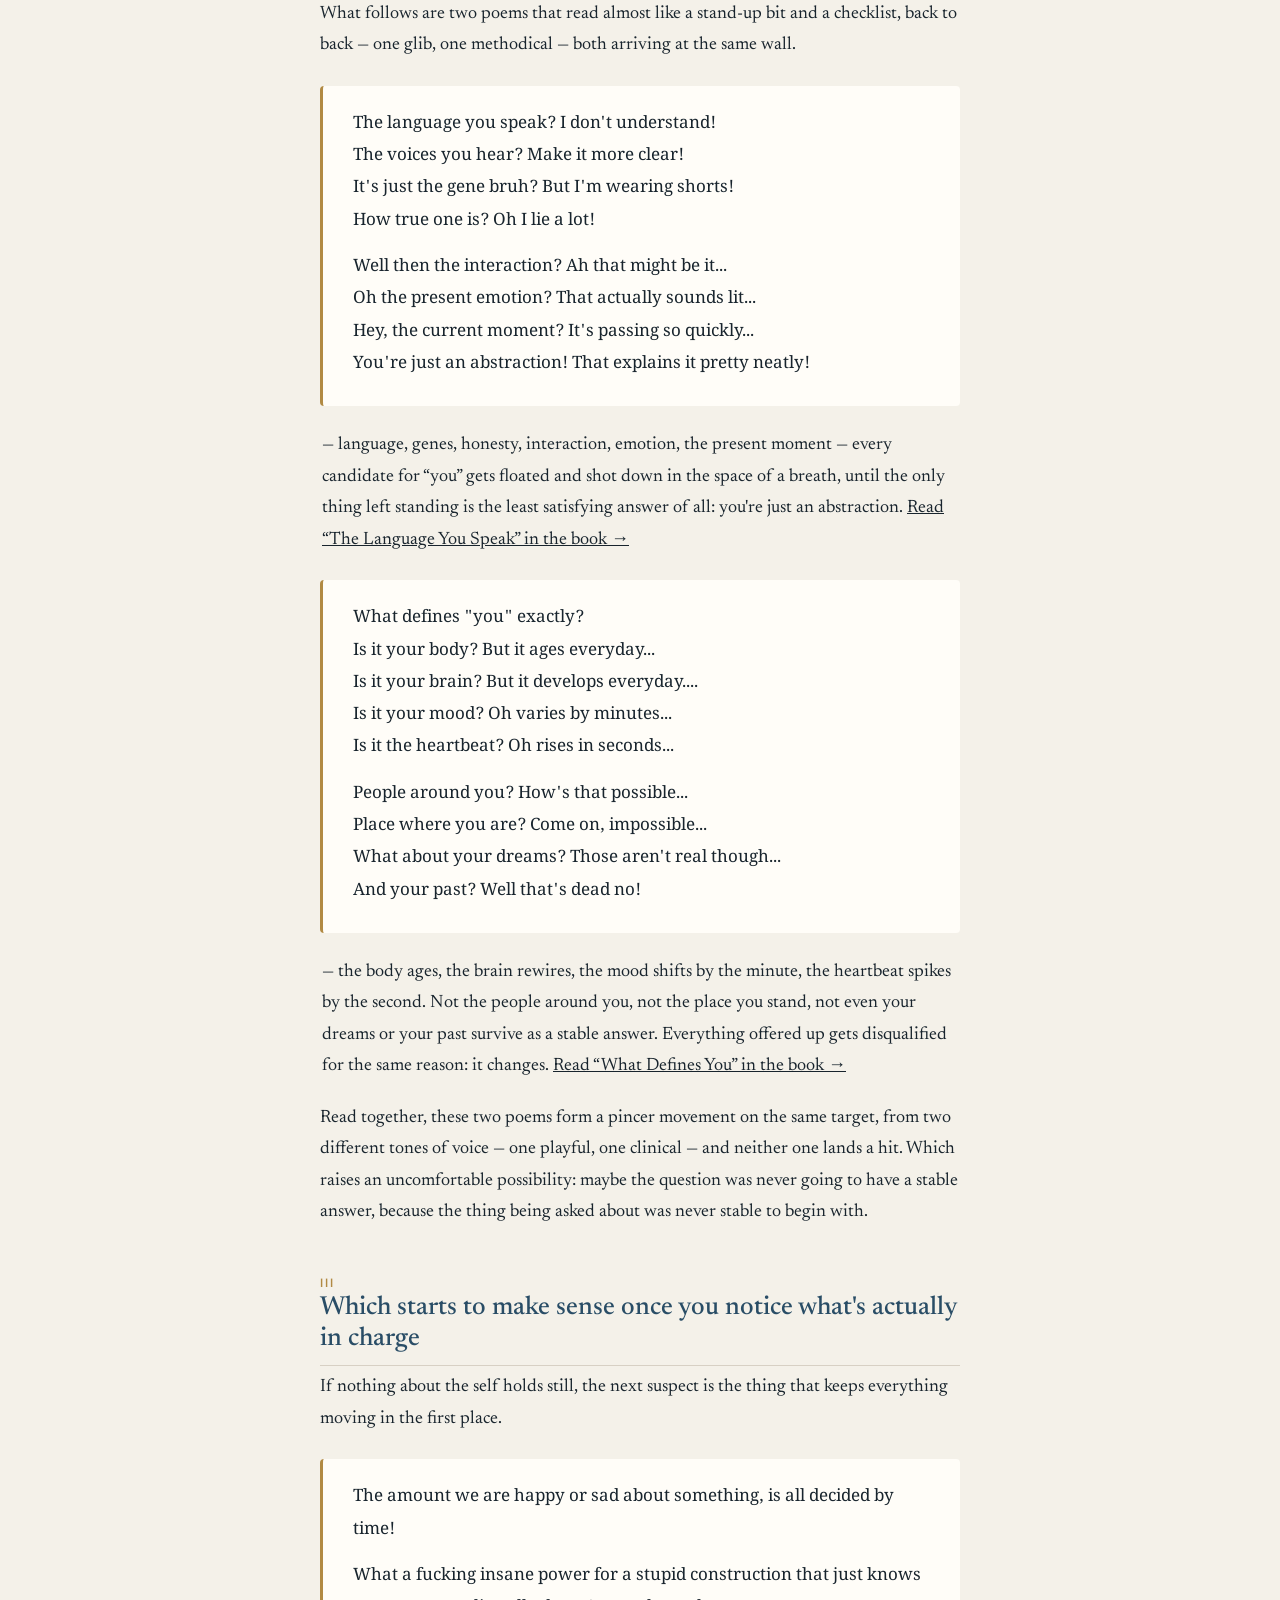
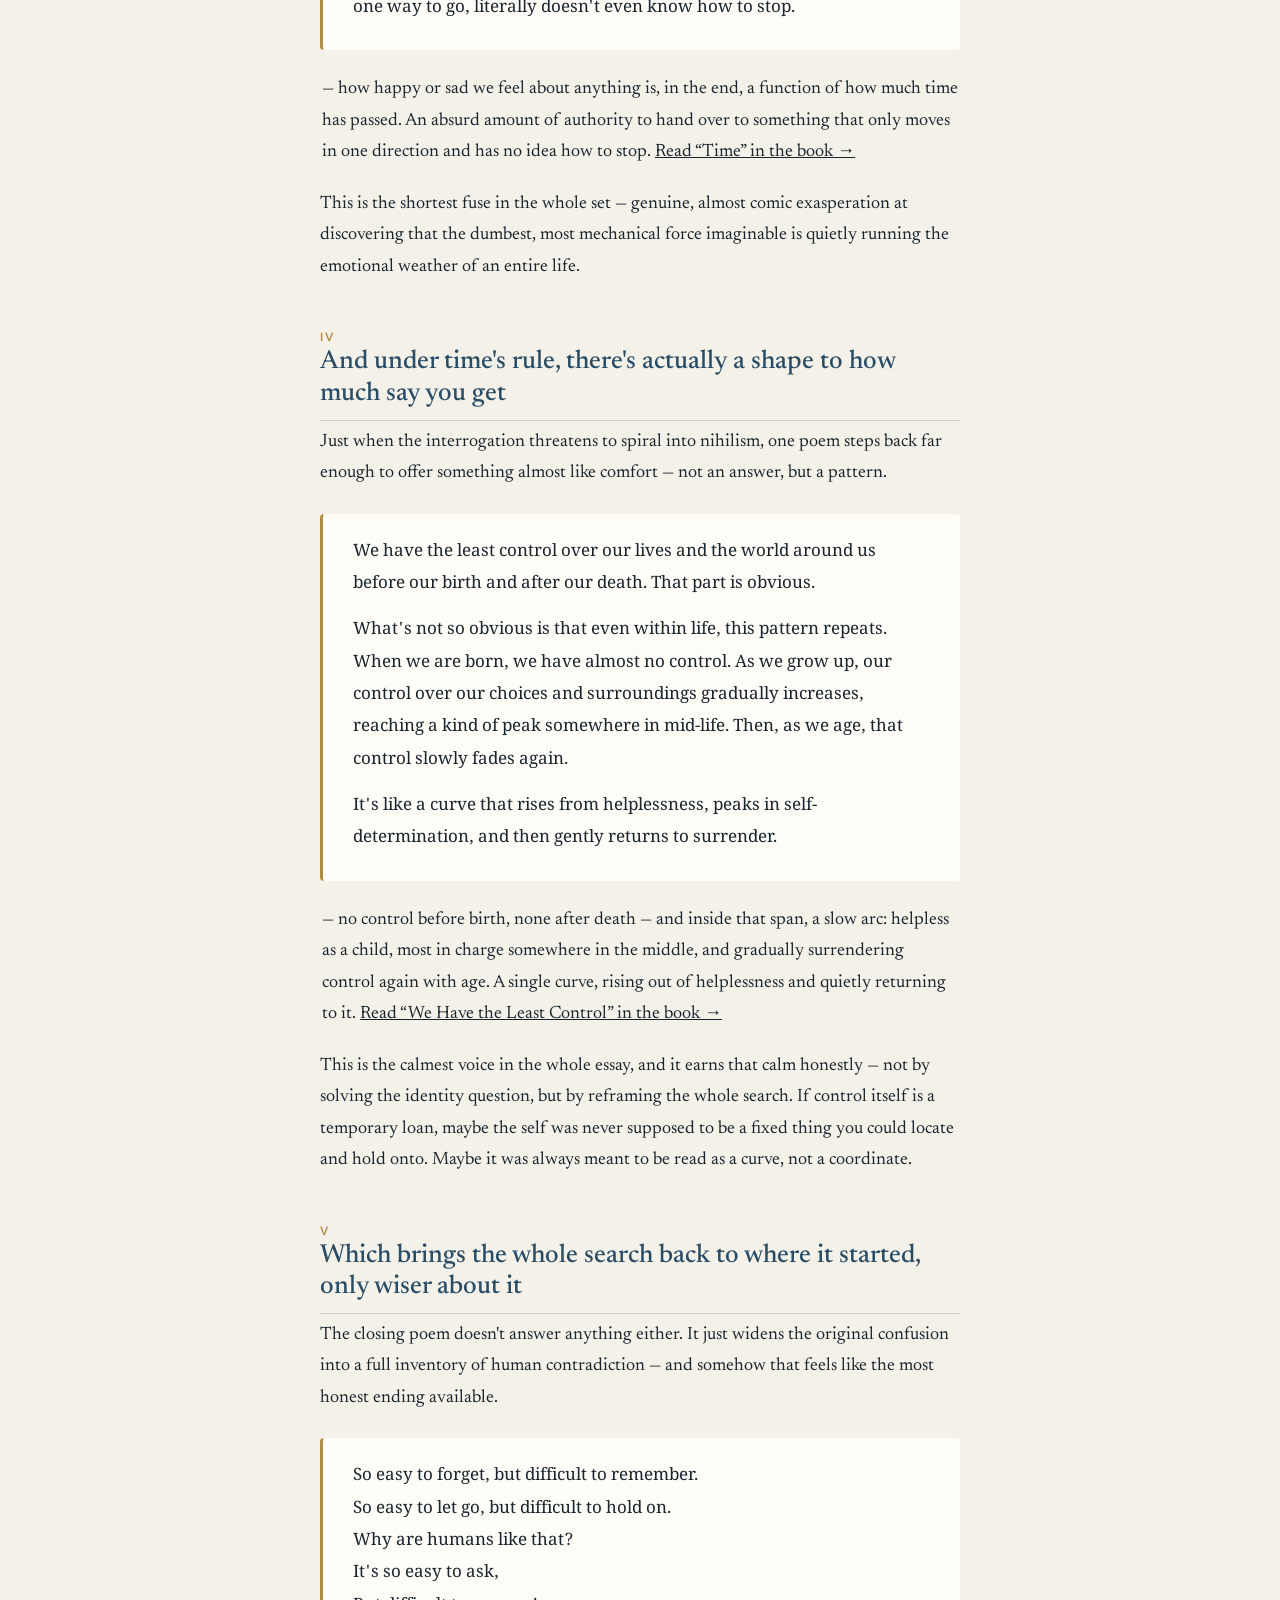
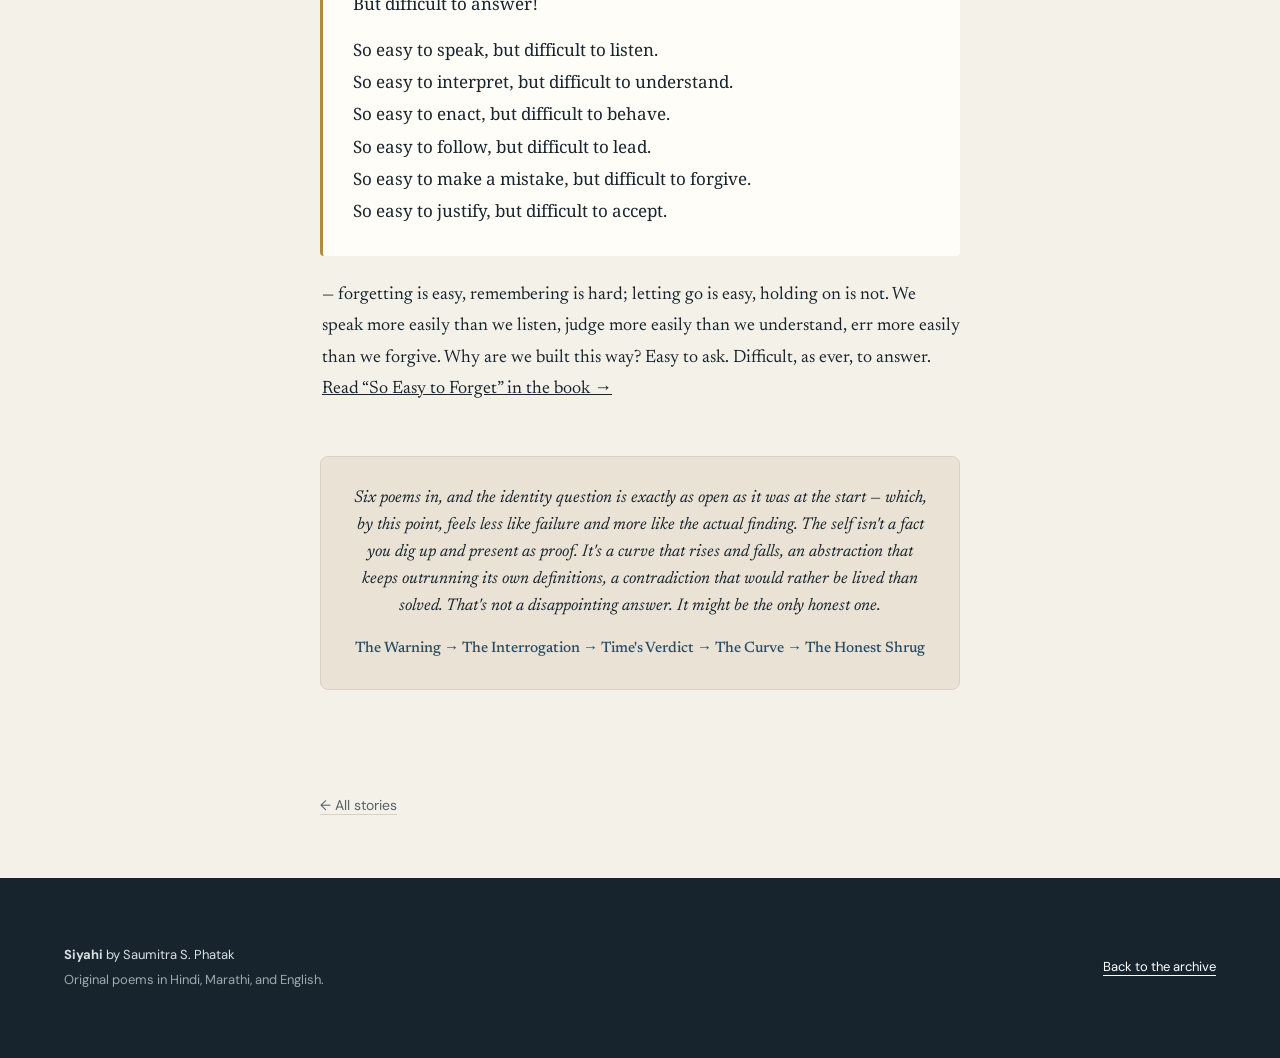
<file: stories/proof-of-life.html>
<!doctype html>
<html lang="en">
<head>
  <meta charset="utf-8">
  <meta name="viewport" content="width=device-width, initial-scale=1">
  <title>Proof of Life | Siyahi Stories</title>
  <meta name="description" content="A journey through six Siyahi poems that try, and fail, and try again, to answer a simple question: what exactly makes you you?">
  <meta name="author" content="Saumitra S. Phatak">
  <meta name="theme-color" content="#18242d">
  <link rel="canonical" href="https://saumitraphatak.github.io/siyahi-poetry/stories/proof-of-life.html">

  <meta property="og:type" content="article">
  <meta property="og:title" content="Proof of Life | Siyahi Stories">
  <meta property="og:description" content="A journey through six Siyahi poems that try, and fail, and try again, to answer: what exactly makes you you?">
  <meta property="og:url" content="https://saumitraphatak.github.io/siyahi-poetry/stories/proof-of-life.html">
  <meta property="og:site_name" content="Siyahi">
  <meta property="og:image" content="https://saumitraphatak.github.io/siyahi-poetry/assets/siyahi-cover.png">
  <meta name="twitter:card" content="summary_large_image">

  <script type="application/ld+json">
  {
    "@context": "https://schema.org",
    "@type": "Article",
    "headline": "Proof of Life",
    "description": "A journey through six Siyahi poems on identity, time, and control.",
    "url": "https://saumitraphatak.github.io/siyahi-poetry/stories/proof-of-life.html",
    "inLanguage": ["en"],
    "author": { "@type": "Person", "name": "Saumitra S. Phatak", "url": "https://www.curious96.com" },
    "isPartOf": { "@type": "CreativeWorkSeries", "name": "Siyahi Stories" }
  }
  </script>

  <link rel="preconnect" href="https://fonts.googleapis.com">
  <link rel="preconnect" href="https://fonts.gstatic.com" crossorigin>
  <link href="https://fonts.googleapis.com/css2?family=DM+Sans:wght@400;500;600&family=Newsreader:ital,opsz,wght@0,6..72,400;0,6..72,500;1,6..72,400&family=Noto+Serif+Devanagari:wght@400;500;600&display=swap" rel="stylesheet">
  <link rel="stylesheet" href="../css/styles.css">
</head>
<body>
  <header class="site-header">
    <a class="brand" href="../index.html" aria-label="Siyahi home">
      <span class="brand-mark" aria-hidden="true">सि</span>
      <span><strong>Siyahi</strong><small>सियाही</small></span>
    </a>
    <nav class="header-actions" aria-label="Primary navigation">
      <a href="../index.html#archive">Poems</a>
      <a href="../book.html">Book view</a>
      <a href="index.html">Stories</a>
      <a href="https://www.curious96.com" target="_blank" rel="noopener">Author</a>
    </nav>
  </header>

  <main>
    <article class="story-page">
      <p class="story-kicker">Siyahi Stories &middot; 6 poems &middot; A Cerebral Detour</p>
      <h1>Proof of Life</h1>
      <p class="story-subtitle">Six attempts to answer a simple question &mdash; what exactly makes you you &mdash; each one failing more interestingly than the last.</p>
      <p class="story-byline">Six poems &middot; one interrogation &middot; from the Siyahi archive</p>
      <a class="download-link" href="pdfs/proof-of-life.pdf" download>
        <span class="arrow">&#8681;</span> Download this story as a PDF
      </a>

      <p>&ldquo;Proof of life&rdquo; is a bureaucratic phrase, usually needed for a pension form or a hostage negotiation &mdash; some third party demanding evidence that you are still, in fact, you, and still, in fact, here. It turns out to be a surprisingly difficult thing to prove on your own terms, without a form. This is a walk through six poems &mdash; almost all of them English, almost all of them closer to prose than verse, which feels right, since this isn't really a mood you sing your way out of &mdash; that keep trying to pin down what a self actually is, and keep, admirably, failing.</p>

      <h2><span class="story-roman">I</span>The first mistake is trying to become someone else</h2>
      <p>Before you can even ask what defines you, you have to catch yourself doing the thing that makes the question urgent: quietly filing yourself down to fit somebody else's finished shape.</p>

      <div class="story-poem">
        <div class="stanza">In quest of trying to be like somebody, we always forget that eventually we were made unique. This quest takes us away from our own identity. When we completely transform and reach our destination in that quest, become somebody significant &mdash; congratulations, your own self isn't left much now.</div>
        <div class="stanza">So try to grow as a unique identity,<br>not to mold into an already developed stature.</div>
      </div>
      <p class="story-gloss">&mdash; chasing someone else's finished shape is its own quiet erasure. By the time you arrive at &ldquo;successful,&rdquo; there may not be much of the original left to congratulate. <a href="../book.html#poem-62">Read &ldquo;In Quest&rdquo; in the book &rarr;</a></p>

      <p>It's a clean warning, almost a public-service announcement. But it assumes you know what your own unmolded identity even looks like &mdash; and that's precisely where things start to unravel.</p>

      <h2><span class="story-roman">II</span>Because the moment you go looking, nothing holds still long enough to be the answer</h2>
      <p>What follows are two poems that read almost like a stand-up bit and a checklist, back to back &mdash; one glib, one methodical &mdash; both arriving at the same wall.</p>

      <div class="story-poem">
        <div class="stanza">The language you speak? I don't understand!<br>The voices you hear? Make it more clear!<br>It's just the gene bruh? But I'm wearing shorts!<br>How true one is? Oh I lie a lot!</div>
        <div class="stanza">Well then the interaction? Ah that might be it...<br>Oh the present emotion? That actually sounds lit...<br>Hey, the current moment? It's passing so quickly...<br>You're just an abstraction! That explains it pretty neatly!</div>
      </div>
      <p class="story-gloss">&mdash; language, genes, honesty, interaction, emotion, the present moment &mdash; every candidate for &ldquo;you&rdquo; gets floated and shot down in the space of a breath, until the only thing left standing is the least satisfying answer of all: you're just an abstraction. <a href="../book.html#poem-100">Read &ldquo;The Language You Speak&rdquo; in the book &rarr;</a></p>

      <div class="story-poem">
        <div class="stanza">What defines "you" exactly?<br>Is it your body? But it ages everyday...<br>Is it your brain? But it develops everyday....<br>Is it your mood? Oh varies by minutes...<br>Is it the heartbeat? Oh rises in seconds...</div>
        <div class="stanza">People around you? How's that possible...<br>Place where you are? Come on, impossible...<br>What about your dreams? Those aren't real though...<br>And your past? Well that's dead no!</div>
      </div>
      <p class="story-gloss">&mdash; the body ages, the brain rewires, the mood shifts by the minute, the heartbeat spikes by the second. Not the people around you, not the place you stand, not even your dreams or your past survive as a stable answer. Everything offered up gets disqualified for the same reason: it changes. <a href="../book.html#poem-101">Read &ldquo;What Defines You&rdquo; in the book &rarr;</a></p>

      <p>Read together, these two poems form a pincer movement on the same target, from two different tones of voice &mdash; one playful, one clinical &mdash; and neither one lands a hit. Which raises an uncomfortable possibility: maybe the question was never going to have a stable answer, because the thing being asked about was never stable to begin with.</p>

      <h2><span class="story-roman">III</span>Which starts to make sense once you notice what's actually in charge</h2>
      <p>If nothing about the self holds still, the next suspect is the thing that keeps everything moving in the first place.</p>

      <div class="story-poem">
        <div class="stanza">The amount we are happy or sad about something, is all decided by time!</div>
        <div class="stanza">What a fucking insane power for a stupid construction that just knows one way to go, literally doesn't even know how to stop.</div>
      </div>
      <p class="story-gloss">&mdash; how happy or sad we feel about anything is, in the end, a function of how much time has passed. An absurd amount of authority to hand over to something that only moves in one direction and has no idea how to stop. <a href="../book.html#poem-86">Read &ldquo;Time&rdquo; in the book &rarr;</a></p>

      <p>This is the shortest fuse in the whole set &mdash; genuine, almost comic exasperation at discovering that the dumbest, most mechanical force imaginable is quietly running the emotional weather of an entire life.</p>

      <h2><span class="story-roman">IV</span>And under time's rule, there's actually a shape to how much say you get</h2>
      <p>Just when the interrogation threatens to spiral into nihilism, one poem steps back far enough to offer something almost like comfort &mdash; not an answer, but a pattern.</p>

      <div class="story-poem">
        <div class="stanza">We have the least control over our lives and the world around us before our birth and after our death. That part is obvious.</div>
        <div class="stanza">What's not so obvious is that even within life, this pattern repeats. When we are born, we have almost no control. As we grow up, our control over our choices and surroundings gradually increases, reaching a kind of peak somewhere in mid-life. Then, as we age, that control slowly fades again.</div>
        <div class="stanza">It's like a curve that rises from helplessness, peaks in self-determination, and then gently returns to surrender.</div>
      </div>
      <p class="story-gloss">&mdash; no control before birth, none after death &mdash; and inside that span, a slow arc: helpless as a child, most in charge somewhere in the middle, and gradually surrendering control again with age. A single curve, rising out of helplessness and quietly returning to it. <a href="../book.html#poem-81">Read &ldquo;We Have the Least Control&rdquo; in the book &rarr;</a></p>

      <p>This is the calmest voice in the whole essay, and it earns that calm honestly &mdash; not by solving the identity question, but by reframing the whole search. If control itself is a temporary loan, maybe the self was never supposed to be a fixed thing you could locate and hold onto. Maybe it was always meant to be read as a curve, not a coordinate.</p>

      <h2><span class="story-roman">V</span>Which brings the whole search back to where it started, only wiser about it</h2>
      <p>The closing poem doesn't answer anything either. It just widens the original confusion into a full inventory of human contradiction &mdash; and somehow that feels like the most honest ending available.</p>

      <div class="story-poem">
        <div class="stanza">So easy to forget, but difficult to remember.<br>So easy to let go, but difficult to hold on.<br>Why are humans like that?<br>It's so easy to ask,<br>But difficult to answer!</div>
        <div class="stanza">So easy to speak, but difficult to listen.<br>So easy to interpret, but difficult to understand.<br>So easy to enact, but difficult to behave.<br>So easy to follow, but difficult to lead.<br>So easy to make a mistake, but difficult to forgive.<br>So easy to justify, but difficult to accept.</div>
      </div>
      <p class="story-gloss">&mdash; forgetting is easy, remembering is hard; letting go is easy, holding on is not. We speak more easily than we listen, judge more easily than we understand, err more easily than we forgive. Why are we built this way? Easy to ask. Difficult, as ever, to answer. <a href="../book.html#poem-102">Read &ldquo;So Easy to Forget&rdquo; in the book &rarr;</a></p>

      <div class="story-closing">
        Six poems in, and the identity question is exactly as open as it was at the start &mdash; which, by this point, feels less like failure and more like the actual finding. The self isn't a fact you dig up and present as proof. It's a curve that rises and falls, an abstraction that keeps outrunning its own definitions, a contradiction that would rather be lived than solved. That's not a disappointing answer. It might be the only honest one.
        <div class="story-arc">The Warning &rarr; The Interrogation &rarr; Time's Verdict &rarr; The Curve &rarr; The Honest Shrug</div>
      </div>
    </article>

    <nav class="story-footer-nav" aria-label="More reading">
      <a href="index.html">&larr; All stories</a>
    </nav>
  </main>

  <footer class="site-footer">
    <p><strong>Siyahi</strong> by Saumitra S. Phatak</p>
    <p>Original poems in Hindi, Marathi, and English.</p>
    <a href="../index.html">Back to the archive</a>
  </footer>
</body>
</html>
</file>
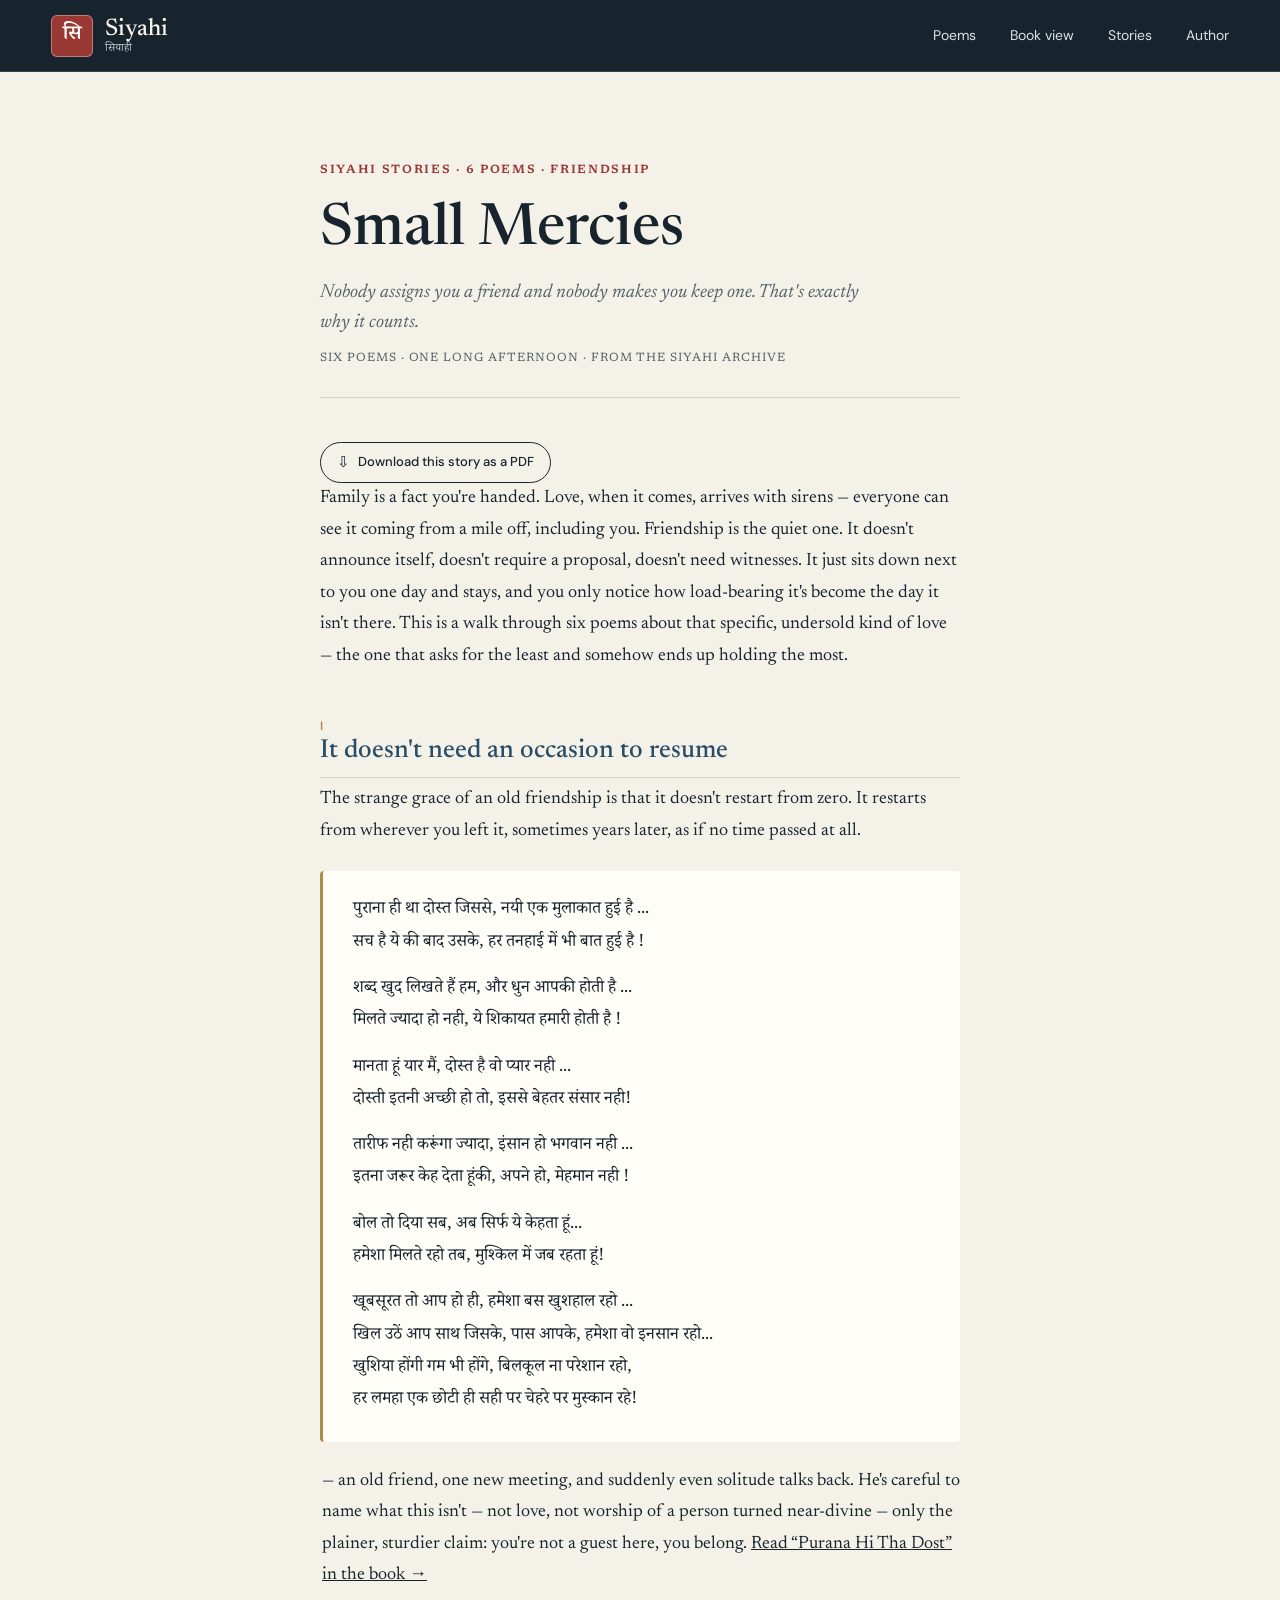
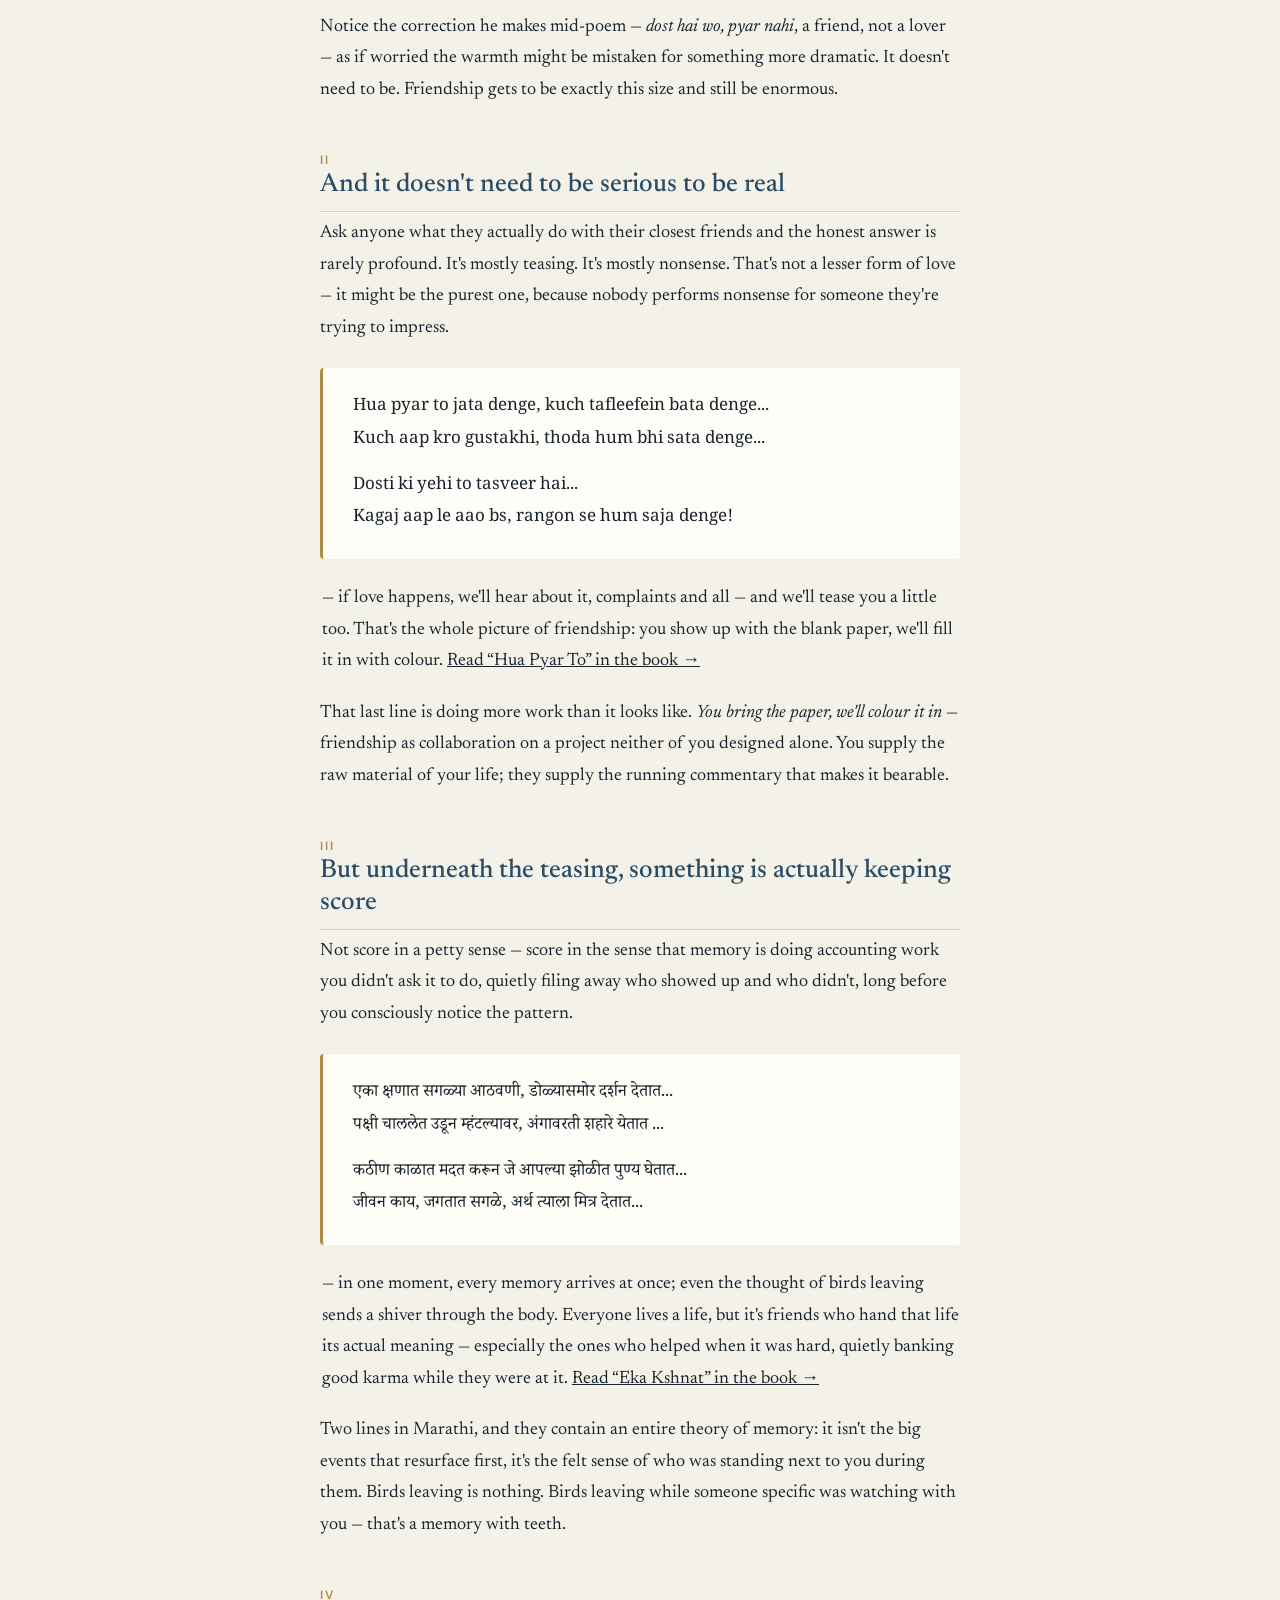
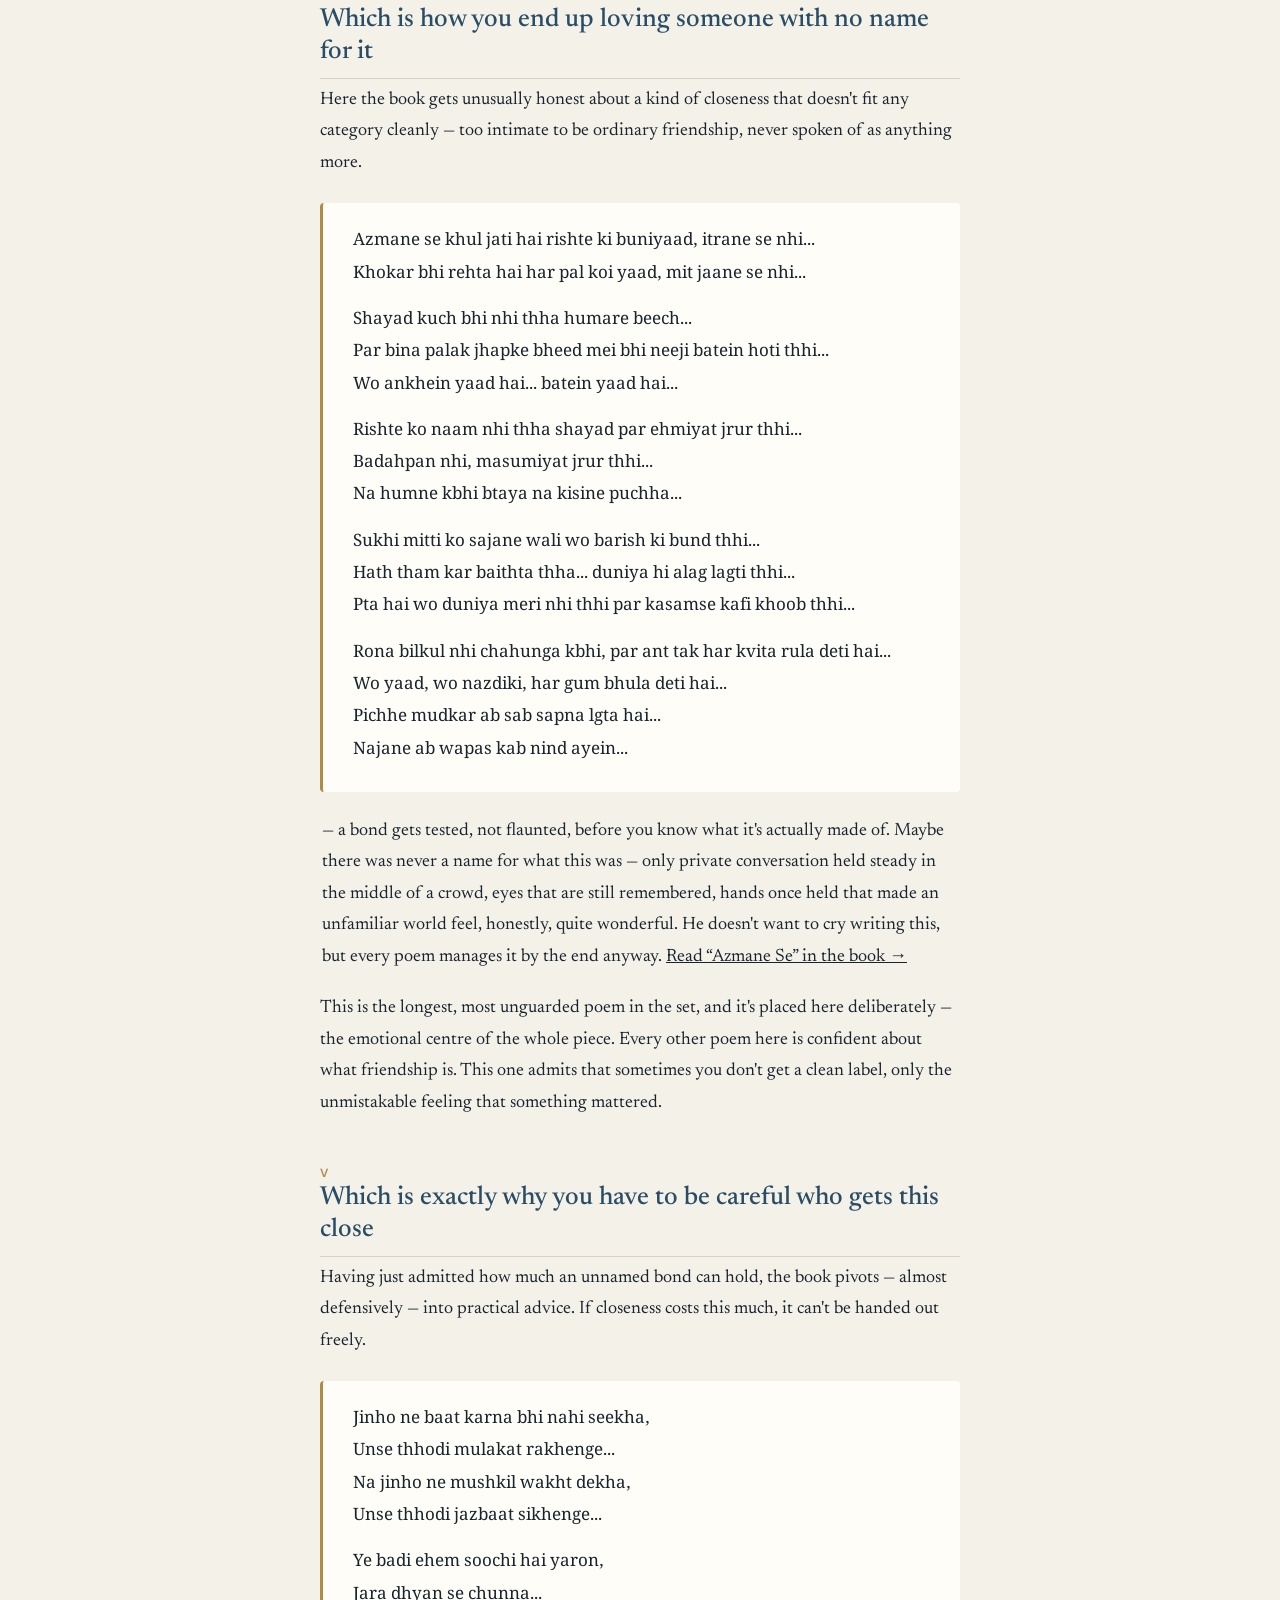
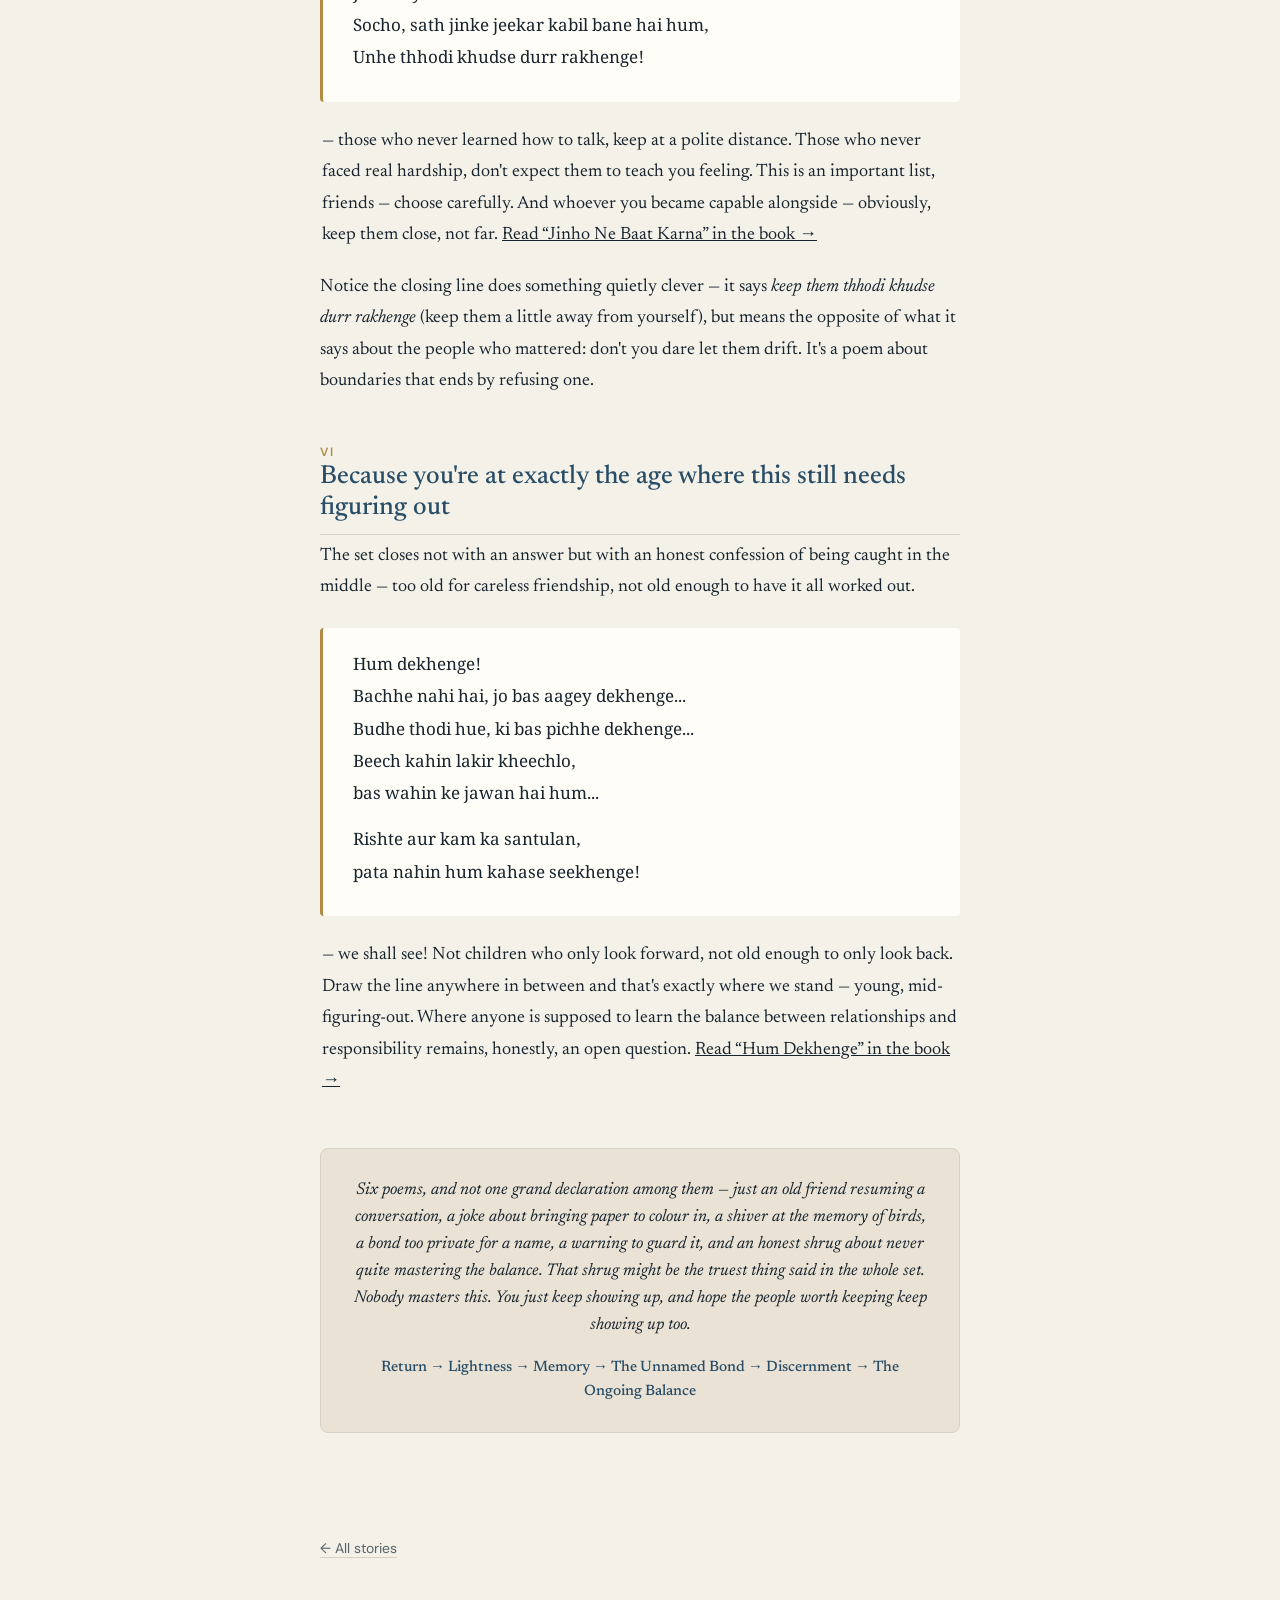
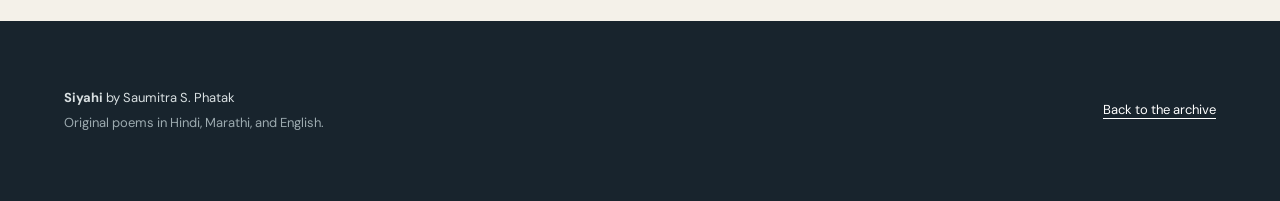
<file: stories/small-mercies.html>
<!doctype html>
<html lang="en">
<head>
  <meta charset="utf-8">
  <meta name="viewport" content="width=device-width, initial-scale=1">
  <title>Small Mercies | Siyahi Stories</title>
  <meta name="description" content="A journey through six Siyahi poems on friendship — the relationship nobody assigns you and nobody makes you keep, and the reasons you do anyway.">
  <meta name="author" content="Saumitra S. Phatak">
  <meta name="theme-color" content="#18242d">
  <link rel="canonical" href="https://saumitraphatak.github.io/siyahi-poetry/stories/small-mercies.html">

  <meta property="og:type" content="article">
  <meta property="og:title" content="Small Mercies | Siyahi Stories">
  <meta property="og:description" content="A journey through six Siyahi poems on friendship — the relationship nobody assigns you and nobody makes you keep.">
  <meta property="og:url" content="https://saumitraphatak.github.io/siyahi-poetry/stories/small-mercies.html">
  <meta property="og:site_name" content="Siyahi">
  <meta property="og:image" content="https://saumitraphatak.github.io/siyahi-poetry/assets/siyahi-cover.png">
  <meta name="twitter:card" content="summary_large_image">

  <script type="application/ld+json">
  {
    "@context": "https://schema.org",
    "@type": "Article",
    "headline": "Small Mercies",
    "description": "A journey through six Siyahi poems on friendship.",
    "url": "https://saumitraphatak.github.io/siyahi-poetry/stories/small-mercies.html",
    "inLanguage": ["en", "hi", "mr"],
    "author": { "@type": "Person", "name": "Saumitra S. Phatak", "url": "https://www.curious96.com" },
    "isPartOf": { "@type": "CreativeWorkSeries", "name": "Siyahi Stories" }
  }
  </script>

  <link rel="preconnect" href="https://fonts.googleapis.com">
  <link rel="preconnect" href="https://fonts.gstatic.com" crossorigin>
  <link href="https://fonts.googleapis.com/css2?family=DM+Sans:wght@400;500;600&family=Newsreader:ital,opsz,wght@0,6..72,400;0,6..72,500;1,6..72,400&family=Noto+Serif+Devanagari:wght@400;500;600&display=swap" rel="stylesheet">
  <link rel="stylesheet" href="../css/styles.css">
</head>
<body>
  <header class="site-header">
    <a class="brand" href="../index.html" aria-label="Siyahi home">
      <span class="brand-mark" aria-hidden="true">सि</span>
      <span><strong>Siyahi</strong><small>सियाही</small></span>
    </a>
    <nav class="header-actions" aria-label="Primary navigation">
      <a href="../index.html#archive">Poems</a>
      <a href="../book.html">Book view</a>
      <a href="index.html">Stories</a>
      <a href="https://www.curious96.com" target="_blank" rel="noopener">Author</a>
    </nav>
  </header>

  <main>
    <article class="story-page">
      <p class="story-kicker">Siyahi Stories &middot; 6 poems &middot; Friendship</p>
      <h1>Small Mercies</h1>
      <p class="story-subtitle">Nobody assigns you a friend and nobody makes you keep one. That's exactly why it counts.</p>
      <p class="story-byline">Six poems &middot; one long afternoon &middot; from the Siyahi archive</p>
      <a class="download-link" href="pdfs/small-mercies.pdf" download>
        <span class="arrow">&#8681;</span> Download this story as a PDF
      </a>

      <p>Family is a fact you're handed. Love, when it comes, arrives with sirens &mdash; everyone can see it coming from a mile off, including you. Friendship is the quiet one. It doesn't announce itself, doesn't require a proposal, doesn't need witnesses. It just sits down next to you one day and stays, and you only notice how load-bearing it's become the day it isn't there. This is a walk through six poems about that specific, undersold kind of love &mdash; the one that asks for the least and somehow ends up holding the most.</p>

      <h2><span class="story-roman">I</span>It doesn't need an occasion to resume</h2>
      <p>The strange grace of an old friendship is that it doesn't restart from zero. It restarts from wherever you left it, sometimes years later, as if no time passed at all.</p>

      <div class="story-poem" lang="hi">
        <div class="stanza">पुराना ही था दोस्त जिससे, नयी एक मुलाकात हुई है ...<br>सच है ये की बाद उसके, हर तनहाई में भी बात हुई है !</div>
        <div class="stanza">शब्द खुद लिखते हैं हम, और धुन आपकी होती है ...<br>मिलते ज्यादा हो नही, ये शिकायत हमारी होती है !</div>
        <div class="stanza">मानता हूं यार मैं, दोस्त है वो प्यार नही ...<br>दोस्ती इतनी अच्छी हो तो, इससे बेहतर संसार नही!</div>
        <div class="stanza">तारीफ नही करूंगा ज्यादा, इंसान हो भगवान नही ...<br>इतना जरूर केह देता हूंकी, अपने हो, मेहमान नही !</div>
        <div class="stanza">बोल तो दिया सब, अब सिर्फ ये केहता हूं...<br>हमेशा मिलते रहो तब, मुश्किल में जब रहता हूं!</div>
        <div class="stanza">खूबसूरत तो आप हो ही, हमेशा बस खुशहाल रहो ...<br>खिल उठें आप साथ जिसके, पास आपके, हमेशा वो इनसान रहो...<br>खुशिया होंगी गम भी होंगे, बिलकूल ना परेशान रहो,<br>हर लमहा एक छोटी ही सही पर चेहरे पर मुस्कान रहे!</div>
      </div>
      <p class="story-gloss">&mdash; an old friend, one new meeting, and suddenly even solitude talks back. He's careful to name what this isn't &mdash; not love, not worship of a person turned near-divine &mdash; only the plainer, sturdier claim: you're not a guest here, you belong. <a href="../book.html#poem-46">Read &ldquo;Purana Hi Tha Dost&rdquo; in the book &rarr;</a></p>

      <p>Notice the correction he makes mid-poem &mdash; <em>dost hai wo, pyar nahi</em>, a friend, not a lover &mdash; as if worried the warmth might be mistaken for something more dramatic. It doesn't need to be. Friendship gets to be exactly this size and still be enormous.</p>

      <h2><span class="story-roman">II</span>And it doesn't need to be serious to be real</h2>
      <p>Ask anyone what they actually do with their closest friends and the honest answer is rarely profound. It's mostly teasing. It's mostly nonsense. That's not a lesser form of love &mdash; it might be the purest one, because nobody performs nonsense for someone they're trying to impress.</p>

      <div class="story-poem">
        <div class="stanza">Hua pyar to jata denge, kuch tafleefein bata denge...<br>Kuch aap kro gustakhi, thoda hum bhi sata denge...</div>
        <div class="stanza">Dosti ki yehi to tasveer hai...<br>Kagaj aap le aao bs, rangon se hum saja denge!</div>
      </div>
      <p class="story-gloss">&mdash; if love happens, we'll hear about it, complaints and all &mdash; and we'll tease you a little too. That's the whole picture of friendship: you show up with the blank paper, we'll fill it in with colour. <a href="../book.html#poem-48">Read &ldquo;Hua Pyar To&rdquo; in the book &rarr;</a></p>

      <p>That last line is doing more work than it looks like. <em>You bring the paper, we'll colour it in</em> &mdash; friendship as collaboration on a project neither of you designed alone. You supply the raw material of your life; they supply the running commentary that makes it bearable.</p>

      <h2><span class="story-roman">III</span>But underneath the teasing, something is actually keeping score</h2>
      <p>Not score in a petty sense &mdash; score in the sense that memory is doing accounting work you didn't ask it to do, quietly filing away who showed up and who didn't, long before you consciously notice the pattern.</p>

      <div class="story-poem" lang="mr">
        <div class="stanza">एका क्षणात सगळ्या आठवणी, डोळ्यासमोर दर्शन देतात...<br>पक्षी चाललेत उडून म्हंटल्यावर, अंगावरती शहारे येतात ...</div>
        <div class="stanza">कठीण काळात मदत करून जे आपल्या झोळीत पुण्य घेतात...<br>जीवन काय, जगतात सगळे, अर्थ त्याला मित्र देतात...</div>
      </div>
      <p class="story-gloss">&mdash; in one moment, every memory arrives at once; even the thought of birds leaving sends a shiver through the body. Everyone lives a life, but it's friends who hand that life its actual meaning &mdash; especially the ones who helped when it was hard, quietly banking good karma while they were at it. <a href="../book.html#poem-47">Read &ldquo;Eka Kshnat&rdquo; in the book &rarr;</a></p>

      <p>Two lines in Marathi, and they contain an entire theory of memory: it isn't the big events that resurface first, it's the felt sense of who was standing next to you during them. Birds leaving is nothing. Birds leaving while someone specific was watching with you &mdash; that's a memory with teeth.</p>

      <h2><span class="story-roman">IV</span>Which is how you end up loving someone with no name for it</h2>
      <p>Here the book gets unusually honest about a kind of closeness that doesn't fit any category cleanly &mdash; too intimate to be ordinary friendship, never spoken of as anything more.</p>

      <div class="story-poem">
        <div class="stanza">Azmane se khul jati hai rishte ki buniyaad, itrane se nhi...<br>Khokar bhi rehta hai har pal koi yaad, mit jaane se nhi...</div>
        <div class="stanza">Shayad kuch bhi nhi thha humare beech...<br>Par bina palak jhapke bheed mei bhi neeji batein hoti thhi...<br>Wo ankhein yaad hai... batein yaad hai...</div>
        <div class="stanza">Rishte ko naam nhi thha shayad par ehmiyat jrur thhi...<br>Badahpan nhi, masumiyat jrur thhi...<br>Na humne kbhi btaya na kisine puchha...</div>
        <div class="stanza">Sukhi mitti ko sajane wali wo barish ki bund thhi...<br>Hath tham kar baithta thha... duniya hi alag lagti thhi...<br>Pta hai wo duniya meri nhi thhi par kasamse kafi khoob thhi...</div>
        <div class="stanza">Rona bilkul nhi chahunga kbhi, par ant tak har kvita rula deti hai...<br>Wo yaad, wo nazdiki, har gum bhula deti hai...<br>Pichhe mudkar ab sab sapna lgta hai...<br>Najane ab wapas kab nind ayein...</div>
      </div>
      <p class="story-gloss">&mdash; a bond gets tested, not flaunted, before you know what it's actually made of. Maybe there was never a name for what this was &mdash; only private conversation held steady in the middle of a crowd, eyes that are still remembered, hands once held that made an unfamiliar world feel, honestly, quite wonderful. He doesn't want to cry writing this, but every poem manages it by the end anyway. <a href="../book.html#poem-50">Read &ldquo;Azmane Se&rdquo; in the book &rarr;</a></p>

      <p>This is the longest, most unguarded poem in the set, and it's placed here deliberately &mdash; the emotional centre of the whole piece. Every other poem here is confident about what friendship is. This one admits that sometimes you don't get a clean label, only the unmistakable feeling that something mattered.</p>

      <h2><span class="story-roman">V</span>Which is exactly why you have to be careful who gets this close</h2>
      <p>Having just admitted how much an unnamed bond can hold, the book pivots &mdash; almost defensively &mdash; into practical advice. If closeness costs this much, it can't be handed out freely.</p>

      <div class="story-poem">
        <div class="stanza">Jinho ne baat karna bhi nahi seekha,<br>Unse thhodi mulakat rakhenge...<br>Na jinho ne mushkil wakht dekha,<br>Unse thhodi jazbaat sikhenge...</div>
        <div class="stanza">Ye badi ehem soochi hai yaron,<br>Jara dhyan se chunna...<br>Socho, sath jinke jeekar kabil bane hai hum,<br>Unhe thhodi khudse durr rakhenge!</div>
      </div>
      <p class="story-gloss">&mdash; those who never learned how to talk, keep at a polite distance. Those who never faced real hardship, don't expect them to teach you feeling. This is an important list, friends &mdash; choose carefully. And whoever you became capable alongside &mdash; obviously, keep them close, not far. <a href="../book.html#poem-51">Read &ldquo;Jinho Ne Baat Karna&rdquo; in the book &rarr;</a></p>

      <p>Notice the closing line does something quietly clever &mdash; it says <em>keep them thhodi khudse durr rakhenge</em> (keep them a little away from yourself), but means the opposite of what it says about the people who mattered: don't you dare let them drift. It's a poem about boundaries that ends by refusing one.</p>

      <h2><span class="story-roman">VI</span>Because you're at exactly the age where this still needs figuring out</h2>
      <p>The set closes not with an answer but with an honest confession of being caught in the middle &mdash; too old for careless friendship, not old enough to have it all worked out.</p>

      <div class="story-poem">
        <div class="stanza">Hum dekhenge!<br>Bachhe nahi hai, jo bas aagey dekhenge...<br>Budhe thodi hue, ki bas pichhe dekhenge...<br>Beech kahin lakir kheechlo,<br>bas wahin ke jawan hai hum...</div>
        <div class="stanza">Rishte aur kam ka santulan,<br>pata nahin hum kahase seekhenge!</div>
      </div>
      <p class="story-gloss">&mdash; we shall see! Not children who only look forward, not old enough to only look back. Draw the line anywhere in between and that's exactly where we stand &mdash; young, mid-figuring-out. Where anyone is supposed to learn the balance between relationships and responsibility remains, honestly, an open question. <a href="../book.html#poem-52">Read &ldquo;Hum Dekhenge&rdquo; in the book &rarr;</a></p>

      <div class="story-closing">
        Six poems, and not one grand declaration among them &mdash; just an old friend resuming a conversation, a joke about bringing paper to colour in, a shiver at the memory of birds, a bond too private for a name, a warning to guard it, and an honest shrug about never quite mastering the balance. That shrug might be the truest thing said in the whole set. Nobody masters this. You just keep showing up, and hope the people worth keeping keep showing up too.
        <div class="story-arc">Return &rarr; Lightness &rarr; Memory &rarr; The Unnamed Bond &rarr; Discernment &rarr; The Ongoing Balance</div>
      </div>
    </article>

    <nav class="story-footer-nav" aria-label="More reading">
      <a href="index.html">&larr; All stories</a>
    </nav>
  </main>

  <footer class="site-footer">
    <p><strong>Siyahi</strong> by Saumitra S. Phatak</p>
    <p>Original poems in Hindi, Marathi, and English.</p>
    <a href="../index.html">Back to the archive</a>
  </footer>
</body>
</html>
</file>
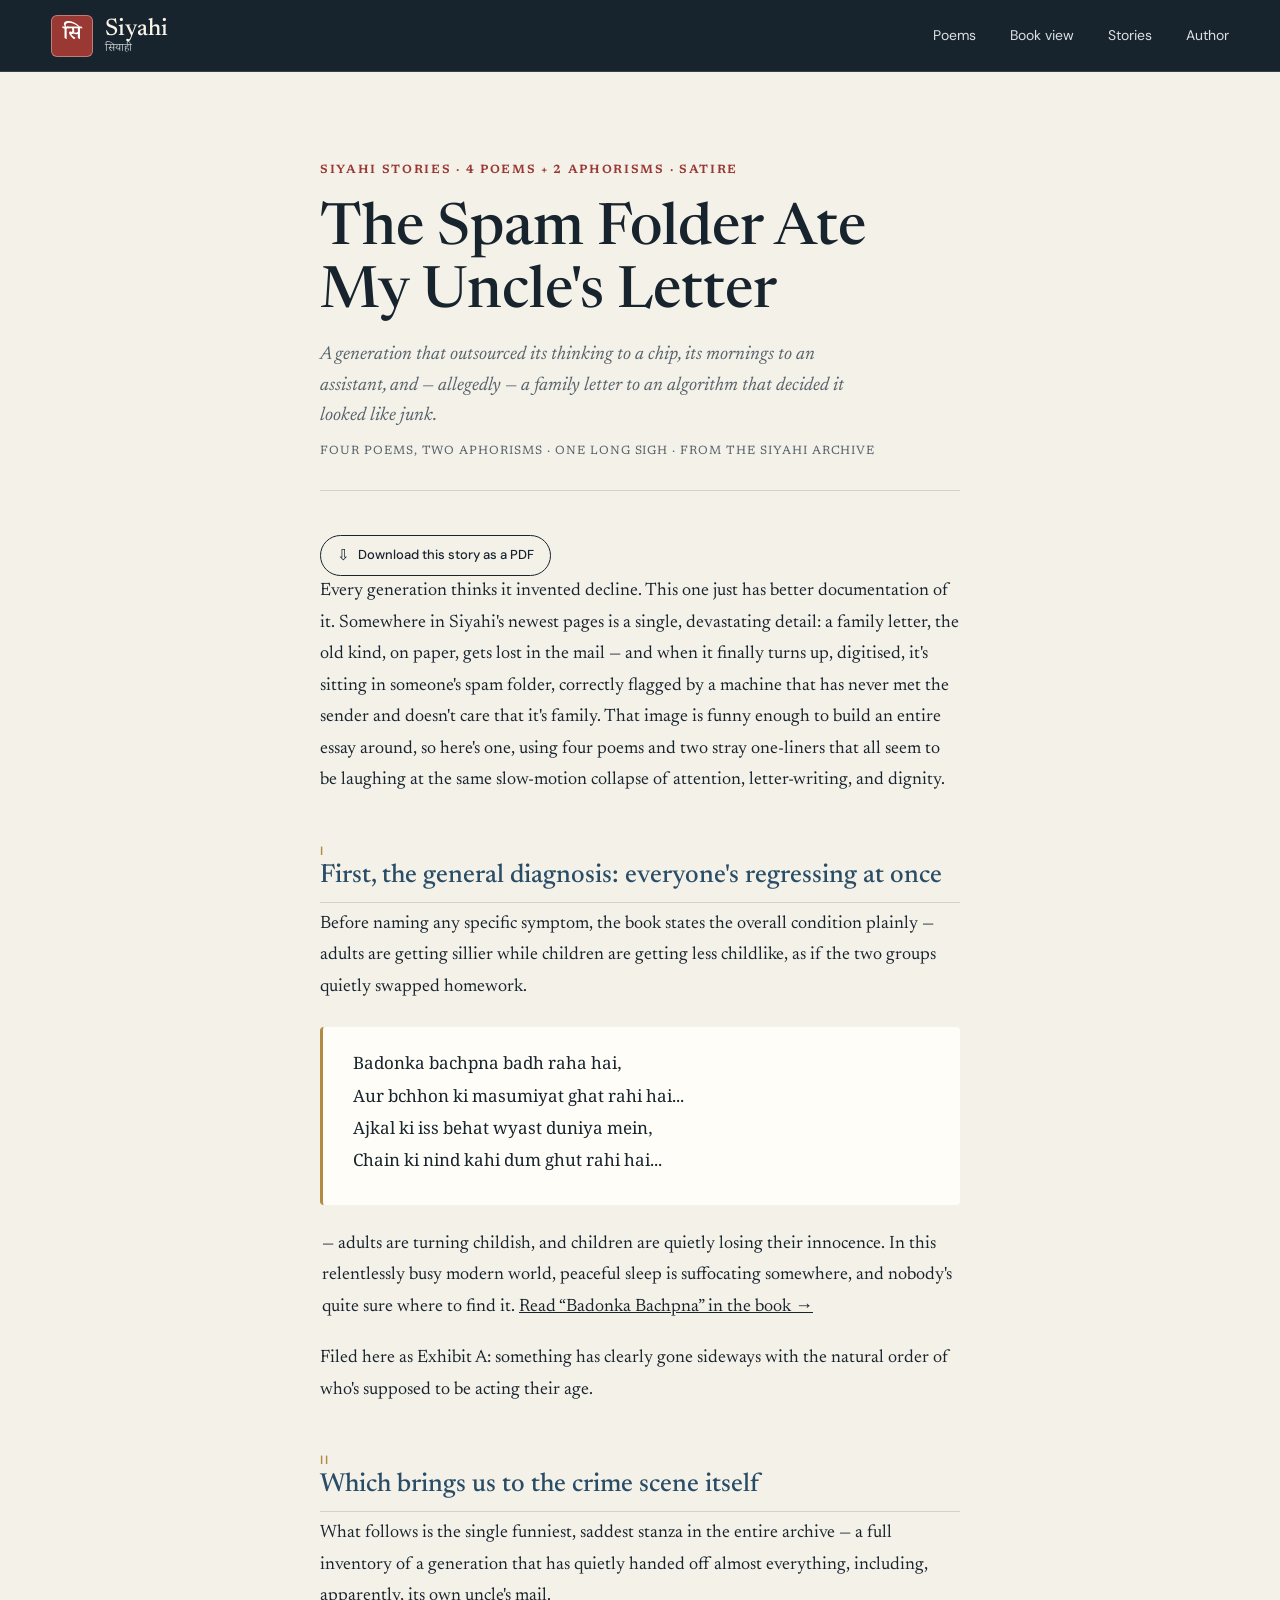
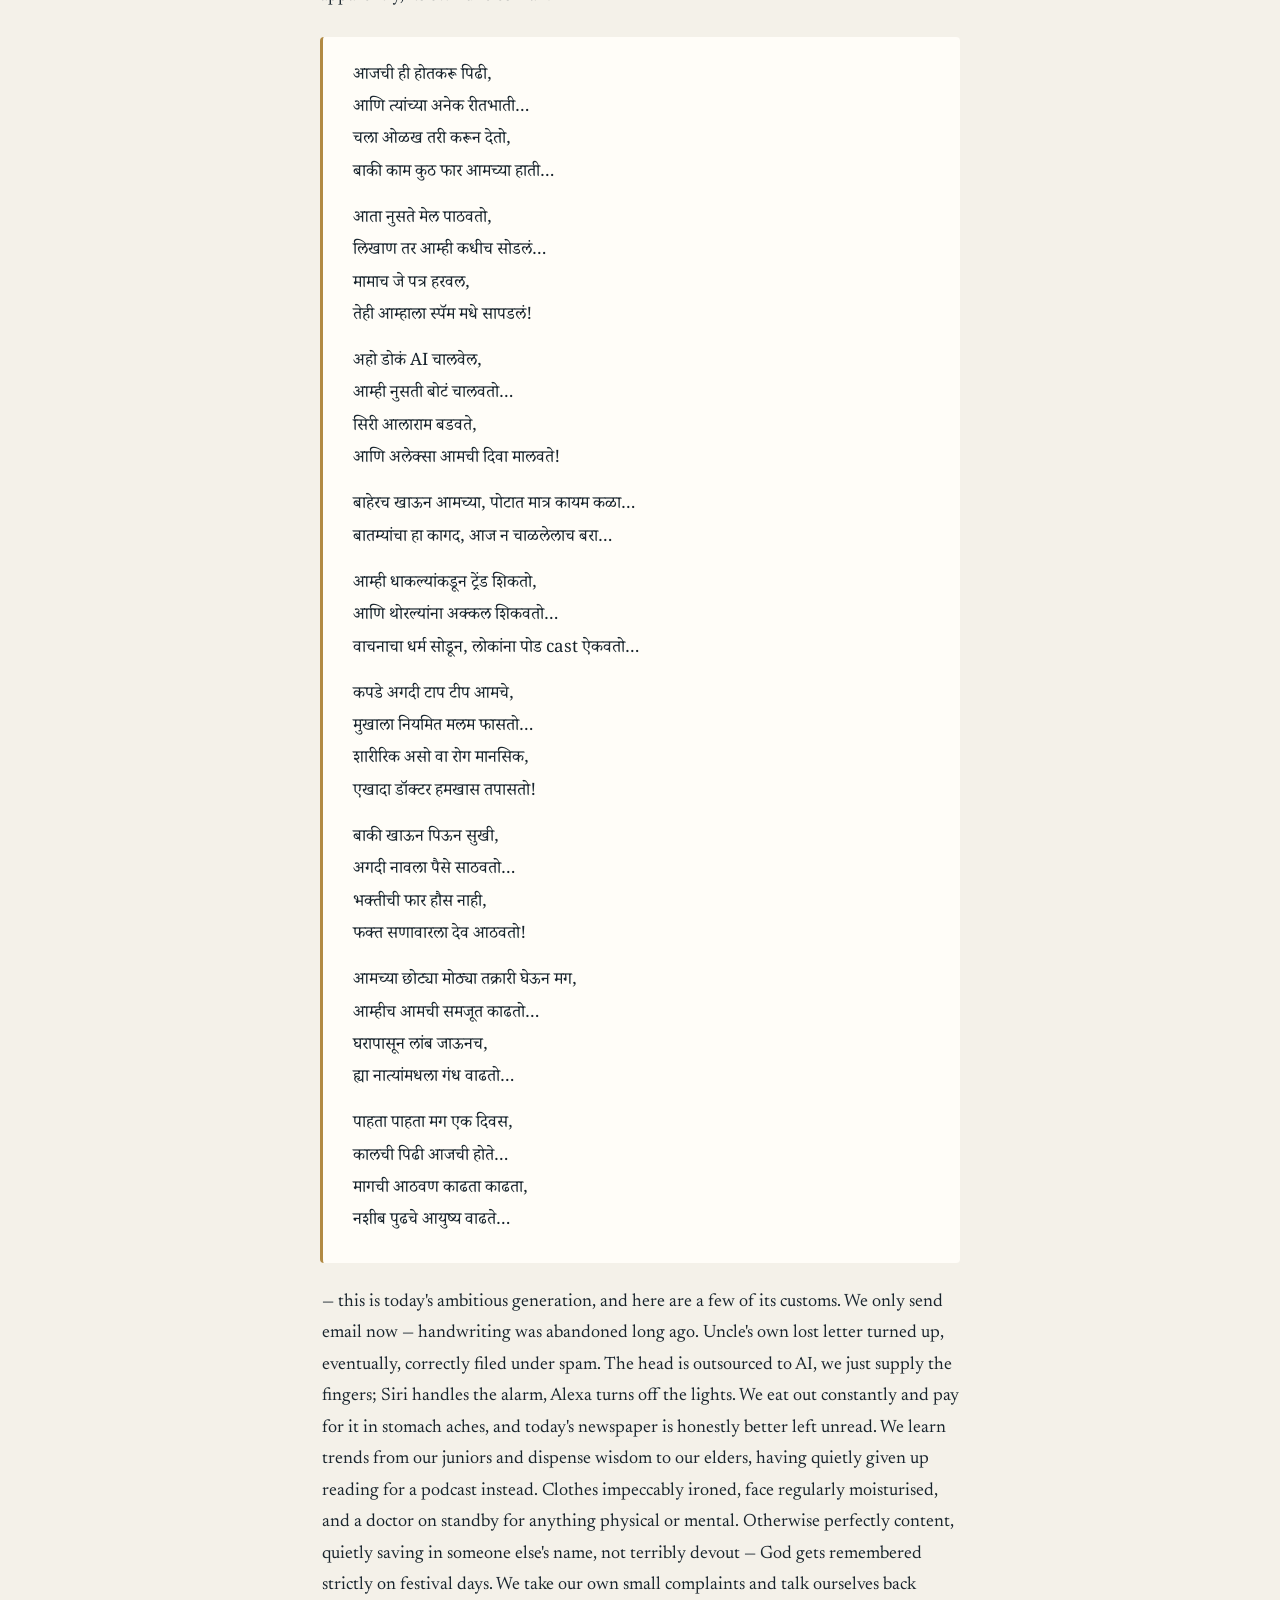
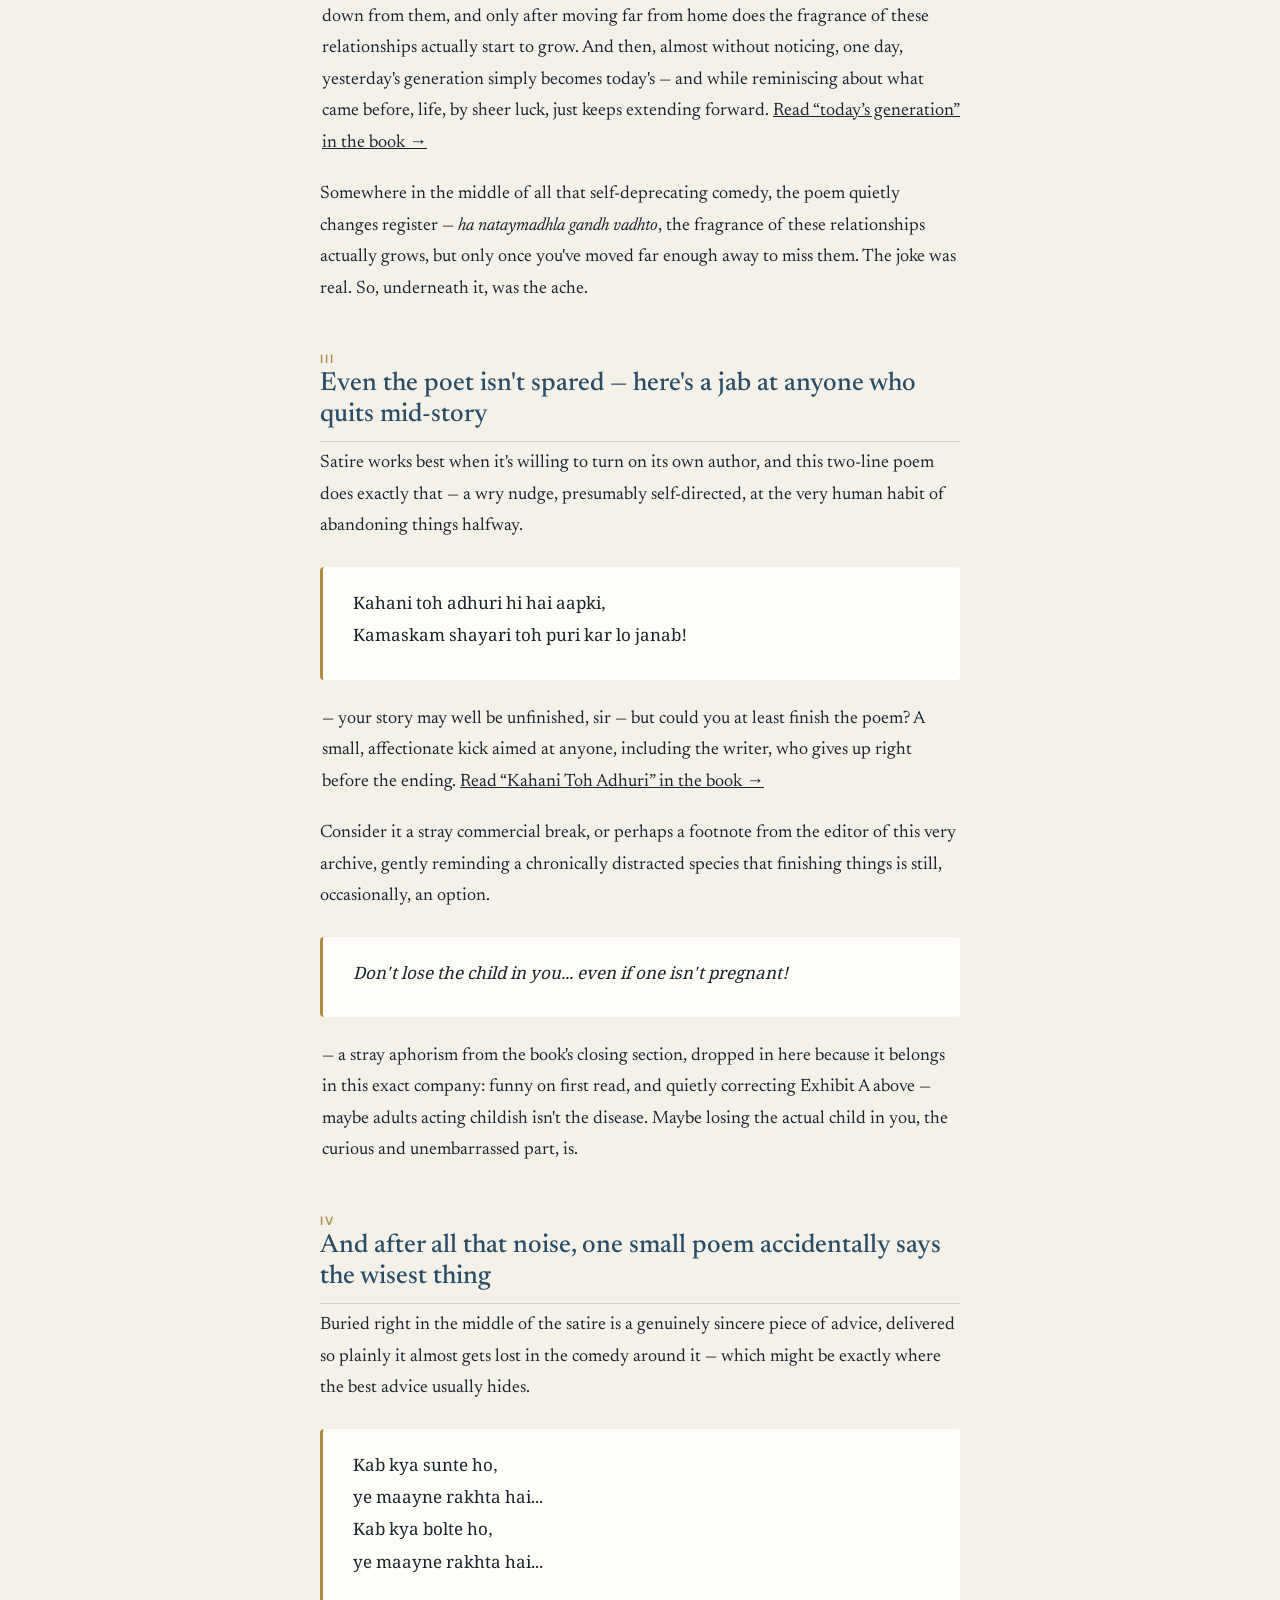
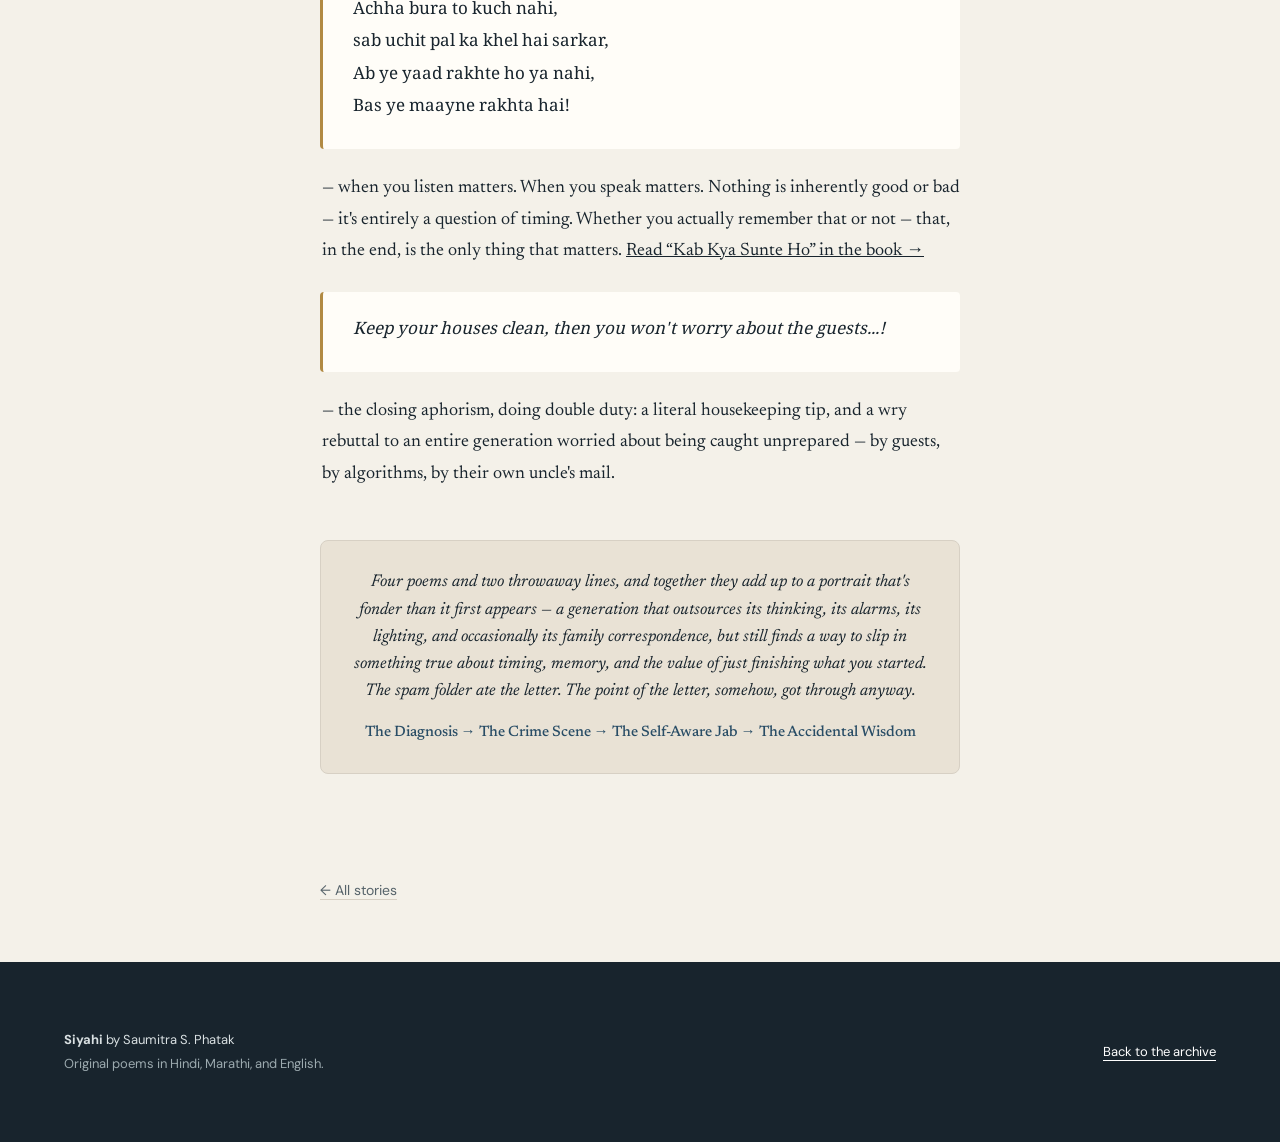
<file: stories/the-spam-folder-ate-my-uncles-letter.html>
<!doctype html>
<html lang="en">
<head>
  <meta charset="utf-8">
  <meta name="viewport" content="width=device-width, initial-scale=1">
  <title>The Spam Folder Ate My Uncle's Letter | Siyahi Stories</title>
  <meta name="description" content="A journey through four Siyahi poems (and two stray aphorisms) about a generation that outsourced its attention, its letters, and possibly its uncle's handwriting.">
  <meta name="author" content="Saumitra S. Phatak">
  <meta name="theme-color" content="#18242d">
  <link rel="canonical" href="https://saumitraphatak.github.io/siyahi-poetry/stories/the-spam-folder-ate-my-uncles-letter.html">

  <meta property="og:type" content="article">
  <meta property="og:title" content="The Spam Folder Ate My Uncle's Letter | Siyahi Stories">
  <meta property="og:description" content="A journey through four Siyahi poems (and two stray aphorisms) about a generation that outsourced its attention.">
  <meta property="og:url" content="https://saumitraphatak.github.io/siyahi-poetry/stories/the-spam-folder-ate-my-uncles-letter.html">
  <meta property="og:site_name" content="Siyahi">
  <meta property="og:image" content="https://saumitraphatak.github.io/siyahi-poetry/assets/siyahi-cover.png">
  <meta name="twitter:card" content="summary_large_image">

  <script type="application/ld+json">
  {
    "@context": "https://schema.org",
    "@type": "Article",
    "headline": "The Spam Folder Ate My Uncle's Letter",
    "description": "A journey through four Siyahi poems and two aphorisms on modern life, satire, and attention.",
    "url": "https://saumitraphatak.github.io/siyahi-poetry/stories/the-spam-folder-ate-my-uncles-letter.html",
    "inLanguage": ["en", "hi", "mr"],
    "author": { "@type": "Person", "name": "Saumitra S. Phatak", "url": "https://www.curious96.com" },
    "isPartOf": { "@type": "CreativeWorkSeries", "name": "Siyahi Stories" }
  }
  </script>

  <link rel="preconnect" href="https://fonts.googleapis.com">
  <link rel="preconnect" href="https://fonts.gstatic.com" crossorigin>
  <link href="https://fonts.googleapis.com/css2?family=DM+Sans:wght@400;500;600&family=Newsreader:ital,opsz,wght@0,6..72,400;0,6..72,500;1,6..72,400&family=Noto+Serif+Devanagari:wght@400;500;600&display=swap" rel="stylesheet">
  <link rel="stylesheet" href="../css/styles.css">
</head>
<body>
  <header class="site-header">
    <a class="brand" href="../index.html" aria-label="Siyahi home">
      <span class="brand-mark" aria-hidden="true">सि</span>
      <span><strong>Siyahi</strong><small>सियाही</small></span>
    </a>
    <nav class="header-actions" aria-label="Primary navigation">
      <a href="../index.html#archive">Poems</a>
      <a href="../book.html">Book view</a>
      <a href="index.html">Stories</a>
      <a href="https://www.curious96.com" target="_blank" rel="noopener">Author</a>
    </nav>
  </header>

  <main>
    <article class="story-page">
      <p class="story-kicker">Siyahi Stories &middot; 4 poems + 2 aphorisms &middot; Satire</p>
      <h1>The Spam Folder Ate My Uncle's Letter</h1>
      <p class="story-subtitle">A generation that outsourced its thinking to a chip, its mornings to an assistant, and &mdash; allegedly &mdash; a family letter to an algorithm that decided it looked like junk.</p>
      <p class="story-byline">Four poems, two aphorisms &middot; one long sigh &middot; from the Siyahi archive</p>
      <a class="download-link" href="pdfs/the-spam-folder-ate-my-uncles-letter.pdf" download>
        <span class="arrow">&#8681;</span> Download this story as a PDF
      </a>

      <p>Every generation thinks it invented decline. This one just has better documentation of it. Somewhere in Siyahi's newest pages is a single, devastating detail: a family letter, the old kind, on paper, gets lost in the mail &mdash; and when it finally turns up, digitised, it's sitting in someone's spam folder, correctly flagged by a machine that has never met the sender and doesn't care that it's family. That image is funny enough to build an entire essay around, so here's one, using four poems and two stray one-liners that all seem to be laughing at the same slow-motion collapse of attention, letter-writing, and dignity.</p>

      <h2><span class="story-roman">I</span>First, the general diagnosis: everyone's regressing at once</h2>
      <p>Before naming any specific symptom, the book states the overall condition plainly &mdash; adults are getting sillier while children are getting less childlike, as if the two groups quietly swapped homework.</p>

      <div class="story-poem">
        <div class="stanza">Badonka bachpna badh raha hai,<br>Aur bchhon ki masumiyat ghat rahi hai...<br>Ajkal ki iss behat wyast duniya mein,<br>Chain ki nind kahi dum ghut rahi hai...</div>
      </div>
      <p class="story-gloss">&mdash; adults are turning childish, and children are quietly losing their innocence. In this relentlessly busy modern world, peaceful sleep is suffocating somewhere, and nobody's quite sure where to find it. <a href="../book.html#poem-96">Read &ldquo;Badonka Bachpna&rdquo; in the book &rarr;</a></p>

      <p>Filed here as Exhibit A: something has clearly gone sideways with the natural order of who's supposed to be acting their age.</p>

      <h2><span class="story-roman">II</span>Which brings us to the crime scene itself</h2>
      <p>What follows is the single funniest, saddest stanza in the entire archive &mdash; a full inventory of a generation that has quietly handed off almost everything, including, apparently, its own uncle's mail.</p>

      <div class="story-poem" lang="mr">
        <div class="stanza">आजची ही होतकरू पिढी,<br>आणि त्यांच्या अनेक रीतभाती…<br>चला ओळख तरी करून देतो,<br>बाकी काम कुठ फार आमच्या हाती…</div>
        <div class="stanza">आता नुसते मेल पाठवतो,<br>लिखाण तर आम्ही कधीच सोडलं…<br>मामाच जे पत्र हरवल,<br>तेही आम्हाला स्पॅम मधे सापडलं!</div>
        <div class="stanza">अहो डोकं AI चालवेल,<br>आम्ही नुसती बोटं चालवतो…<br>सिरी आलाराम बडवते,<br>आणि अलेक्सा आमची दिवा मालवते!</div>
        <div class="stanza">बाहेरच खाऊन आमच्या, पोटात मात्र कायम कळा…<br>बातम्यांचा हा कागद, आज न चाळलेलाच बरा…</div>
        <div class="stanza">आम्ही धाकल्यांकडून ट्रेंड शिकतो,<br>आणि थोरल्यांना अक्कल शिकवतो…<br>वाचनाचा धर्म सोडून, लोकांना पोड cast ऐकवतो…</div>
        <div class="stanza">कपडे अगदी टाप टीप आमचे,<br>मुखाला नियमित मलम फासतो…<br>शारीरिक असो वा रोग मानसिक,<br>एखादा डॉक्टर हमखास तपासतो!</div>
        <div class="stanza">बाकी खाऊन पिऊन सुखी,<br>अगदी नावला पैसे साठवतो…<br>भक्तीची फार हौस नाही,<br>फक्त सणावारला देव आठवतो!</div>
        <div class="stanza">आमच्या छोट्या मोठ्या तक्रारी घेऊन मग,<br>आम्हीच आमची समजूत काढतो…<br>घरापासून लांब जाऊनच,<br>ह्या नात्यांमधला गंध वाढतो…</div>
        <div class="stanza">पाहता पाहता मग एक दिवस,<br>कालची पिढी आजची होते…<br>मागची आठवण काढता काढता,<br>नशीब पुढचे आयुष्य वाढते…</div>
      </div>
      <p class="story-gloss">&mdash; this is today's ambitious generation, and here are a few of its customs. We only send email now &mdash; handwriting was abandoned long ago. Uncle's own lost letter turned up, eventually, correctly filed under spam. The head is outsourced to AI, we just supply the fingers; Siri handles the alarm, Alexa turns off the lights. We eat out constantly and pay for it in stomach aches, and today's newspaper is honestly better left unread. We learn trends from our juniors and dispense wisdom to our elders, having quietly given up reading for a podcast instead. Clothes impeccably ironed, face regularly moisturised, and a doctor on standby for anything physical or mental. Otherwise perfectly content, quietly saving in someone else's name, not terribly devout &mdash; God gets remembered strictly on festival days. We take our own small complaints and talk ourselves back down from them, and only after moving far from home does the fragrance of these relationships actually start to grow. And then, almost without noticing, one day, yesterday's generation simply becomes today's &mdash; and while reminiscing about what came before, life, by sheer luck, just keeps extending forward. <a href="../book.html#poem-108">Read &ldquo;today&rsquo;s generation&rdquo; in the book &rarr;</a></p>

      <p>Somewhere in the middle of all that self-deprecating comedy, the poem quietly changes register &mdash; <em>ha nataymadhla gandh vadhto</em>, the fragrance of these relationships actually grows, but only once you've moved far enough away to miss them. The joke was real. So, underneath it, was the ache.</p>

      <h2><span class="story-roman">III</span>Even the poet isn't spared &mdash; here's a jab at anyone who quits mid-story</h2>
      <p>Satire works best when it's willing to turn on its own author, and this two-line poem does exactly that &mdash; a wry nudge, presumably self-directed, at the very human habit of abandoning things halfway.</p>

      <div class="story-poem">
        <div class="stanza">Kahani toh adhuri hi hai aapki,<br>Kamaskam shayari toh puri kar lo janab!</div>
      </div>
      <p class="story-gloss">&mdash; your story may well be unfinished, sir &mdash; but could you at least finish the poem? A small, affectionate kick aimed at anyone, including the writer, who gives up right before the ending. <a href="../book.html#poem-98">Read &ldquo;Kahani Toh Adhuri&rdquo; in the book &rarr;</a></p>

      <p>Consider it a stray commercial break, or perhaps a footnote from the editor of this very archive, gently reminding a chronically distracted species that finishing things is still, occasionally, an option.</p>

      <div class="story-poem" style="font-style: italic;">
        <div class="stanza">Don't lose the child in you... even if one isn't pregnant!</div>
      </div>
      <p class="story-gloss">&mdash; a stray aphorism from the book's closing section, dropped in here because it belongs in this exact company: funny on first read, and quietly correcting Exhibit A above &mdash; maybe adults acting childish isn't the disease. Maybe losing the actual child in you, the curious and unembarrassed part, is.</p>

      <h2><span class="story-roman">IV</span>And after all that noise, one small poem accidentally says the wisest thing</h2>
      <p>Buried right in the middle of the satire is a genuinely sincere piece of advice, delivered so plainly it almost gets lost in the comedy around it &mdash; which might be exactly where the best advice usually hides.</p>

      <div class="story-poem">
        <div class="stanza">Kab kya sunte ho,<br>ye maayne rakhta hai...<br>Kab kya bolte ho,<br>ye maayne rakhta hai...</div>
        <div class="stanza">Achha bura to kuch nahi,<br>sab uchit pal ka khel hai sarkar,<br>Ab ye yaad rakhte ho ya nahi,<br>Bas ye maayne rakhta hai!</div>
      </div>
      <p class="story-gloss">&mdash; when you listen matters. When you speak matters. Nothing is inherently good or bad &mdash; it's entirely a question of timing. Whether you actually remember that or not &mdash; that, in the end, is the only thing that matters. <a href="../book.html#poem-83">Read &ldquo;Kab Kya Sunte Ho&rdquo; in the book &rarr;</a></p>

      <div class="story-poem" style="font-style: italic;">
        <div class="stanza">Keep your houses clean, then you won't worry about the guests...!</div>
      </div>
      <p class="story-gloss">&mdash; the closing aphorism, doing double duty: a literal housekeeping tip, and a wry rebuttal to an entire generation worried about being caught unprepared &mdash; by guests, by algorithms, by their own uncle's mail.</p>

      <div class="story-closing">
        Four poems and two throwaway lines, and together they add up to a portrait that's fonder than it first appears &mdash; a generation that outsources its thinking, its alarms, its lighting, and occasionally its family correspondence, but still finds a way to slip in something true about timing, memory, and the value of just finishing what you started. The spam folder ate the letter. The point of the letter, somehow, got through anyway.
        <div class="story-arc">The Diagnosis &rarr; The Crime Scene &rarr; The Self-Aware Jab &rarr; The Accidental Wisdom</div>
      </div>
    </article>

    <nav class="story-footer-nav" aria-label="More reading">
      <a href="index.html">&larr; All stories</a>
    </nav>
  </main>

  <footer class="site-footer">
    <p><strong>Siyahi</strong> by Saumitra S. Phatak</p>
    <p>Original poems in Hindi, Marathi, and English.</p>
    <a href="../index.html">Back to the archive</a>
  </footer>
</body>
</html>
</file>
<file: css/styles.css>
:root {
  --paper: #f4f1e9;
  --paper-deep: #e9e2d5;
  --surface: #fffdf8;
  --ink: #18242d;
  --ink-soft: #56636a;
  --blue: #294d66;
  --red: #9a3833;
  --green: #566f61;
  --gold: #b18a43;
  --line: #d7d0c4;
  --shadow: rgba(24, 36, 45, 0.12);
  --sans: "DM Sans", sans-serif;
  --serif: "Newsreader", "Noto Serif Devanagari", Georgia, serif;
  --devanagari: "Noto Serif Devanagari", "Newsreader", serif;
}

* {
  box-sizing: border-box;
}

html {
  scroll-behavior: smooth;
}

body {
  margin: 0;
  width: 100%;
  max-width: 100vw;
  background: var(--paper);
  color: var(--ink);
  font-family: var(--sans);
  line-height: 1.6;
  overflow-x: hidden;
}

body.reader-open {
  overflow: hidden;
}

button,
input,
select {
  font: inherit;
}

button,
a {
  -webkit-tap-highlight-color: transparent;
}

a {
  color: inherit;
}

.skip-link {
  position: fixed;
  left: 16px;
  top: -80px;
  z-index: 1000;
  padding: 10px 14px;
  background: var(--surface);
  border: 1px solid var(--ink);
  border-radius: 4px;
}

.skip-link:focus {
  top: 12px;
}

.site-header {
  min-height: 72px;
  padding: 12px clamp(20px, 4vw, 64px);
  display: flex;
  align-items: center;
  justify-content: space-between;
  gap: 24px;
  border-bottom: 1px solid rgba(255, 255, 255, 0.13);
  background: var(--ink);
  color: #f9f4e9;
}

.brand {
  display: inline-flex;
  align-items: center;
  gap: 12px;
  text-decoration: none;
}

.brand-mark {
  width: 42px;
  height: 42px;
  display: grid;
  place-items: center;
  background: var(--red);
  color: white;
  border: 1px solid rgba(255, 255, 255, 0.35);
  border-radius: 6px;
  font: 600 20px/1 var(--devanagari);
}

.brand strong,
.brand small {
  display: block;
  letter-spacing: 0;
}

.brand strong {
  font: 500 24px/1 var(--serif);
}

.brand small {
  margin-top: 3px;
  color: #bfc9ce;
  font: 400 11px/1 var(--devanagari);
}

.header-actions {
  display: flex;
  align-items: center;
  gap: clamp(14px, 3vw, 34px);
}

.header-actions a {
  color: #dbe1e3;
  font-size: 14px;
  text-decoration: none;
}

.header-actions a:hover,
.header-actions a:focus-visible {
  color: white;
  text-decoration: underline;
  text-underline-offset: 5px;
}

.masthead {
  min-height: 500px;
  padding: clamp(44px, 7vw, 92px) clamp(20px, 7vw, 108px);
  display: grid;
  grid-template-columns: minmax(0, 1fr) minmax(250px, 340px);
  grid-template-areas:
    "copy cover"
    "quote cover";
  align-items: center;
  gap: 34px clamp(42px, 8vw, 120px);
  background: var(--surface);
  border-bottom: 1px solid var(--line);
}

.masthead-copy {
  grid-area: copy;
  max-width: 720px;
}

.eyebrow {
  margin: 0 0 14px;
  color: var(--red);
  font-size: 12px;
  font-weight: 600;
  letter-spacing: 0.14em;
  text-transform: uppercase;
}

h1,
h2,
h3,
p {
  letter-spacing: 0;
}

h1 {
  margin: 0;
  font: 500 clamp(72px, 10vw, 142px)/0.78 var(--serif);
  color: var(--ink);
}

.masthead-devanagari {
  margin: 22px 0 10px;
  color: var(--gold);
  font: 500 clamp(23px, 3vw, 34px)/1 var(--devanagari);
}

.introduction {
  max-width: 650px;
  margin: 26px 0 28px;
  color: var(--ink-soft);
  font: 400 clamp(20px, 2.2vw, 28px)/1.45 var(--serif);
}

.masthead-actions {
  display: flex;
  flex-wrap: wrap;
  gap: 10px;
  margin: 0 0 28px;
}

.masthead-actions a {
  min-height: 42px;
  padding: 9px 14px;
  display: inline-flex;
  align-items: center;
  border: 1px solid var(--line);
  border-radius: 4px;
  background: var(--paper);
  color: var(--ink);
  font-size: 13px;
  font-weight: 600;
  text-decoration: none;
}

.masthead-actions a:first-child {
  border-color: var(--red);
  background: var(--red);
  color: white;
}

.masthead-actions a:hover,
.masthead-actions a:focus-visible {
  border-color: var(--ink);
  box-shadow: 0 0 0 3px rgba(24, 36, 45, 0.08);
  outline: 0;
}

.collection-facts {
  display: flex;
  flex-wrap: wrap;
  gap: 14px 28px;
  color: var(--ink-soft);
  font-size: 13px;
}

.collection-facts span {
  display: inline-flex;
  align-items: baseline;
  gap: 6px;
}

.collection-facts strong {
  color: var(--blue);
  font: 500 22px/1 var(--serif);
}

.cover-figure {
  grid-area: cover;
  width: min(100%, 320px);
  margin: 0;
  justify-self: end;
  border: 1px solid var(--line);
  background: var(--paper-deep);
  box-shadow: 12px 16px 0 rgba(41, 77, 102, 0.1);
}

.cover-figure img {
  display: block;
  width: 100%;
  aspect-ratio: 3 / 4;
  object-fit: cover;
  object-position: center;
}

.cover-figure figcaption {
  padding: 13px 15px;
  display: flex;
  justify-content: space-between;
  gap: 12px;
  color: var(--ink-soft);
  font-size: 11px;
}

.cover-figure a {
  color: var(--red);
  font-weight: 600;
  text-decoration: none;
}

.daily-line {
  grid-area: quote;
  max-width: 660px;
  margin: 0;
  padding: 18px 0 0 22px;
  border-left: 3px solid var(--green);
}

.daily-line p {
  margin: 0;
  font: italic 400 18px/1.6 var(--serif);
}

.daily-line cite {
  display: block;
  margin-top: 5px;
  color: var(--ink-soft);
  font-size: 11px;
  font-style: normal;
  text-transform: uppercase;
  letter-spacing: 0.1em;
}

.featured {
  max-width: 1480px;
  margin: 0 auto;
  padding: clamp(48px, 6vw, 78px) clamp(20px, 5vw, 72px) 0;
}

.featured-heading {
  display: flex;
  align-items: end;
  justify-content: space-between;
  flex-wrap: wrap;
  gap: 10px 24px;
  margin-bottom: 18px;
}

.featured-heading h2 {
  margin: 0;
  font: 500 clamp(28px, 3vw, 40px)/1.1 var(--serif);
}

.featured-note {
  margin: 0 0 4px;
  max-width: 360px;
  color: var(--ink-soft);
  font-size: 13px;
  text-align: right;
}

.featured-grid {
  display: grid;
  grid-template-columns: repeat(4, minmax(0, 1fr));
  gap: 12px;
}

.featured-card {
  width: 100%;
  min-width: 0;
  min-height: 178px;
  display: grid;
  grid-template-columns: auto minmax(0, 1fr);
  align-content: start;
  gap: 6px 12px;
  padding: 18px;
  border: 1px solid var(--line);
  border-radius: 6px;
  background: var(--surface);
  color: var(--ink);
  text-align: left;
  cursor: pointer;
  transition: border-color 0.15s ease, box-shadow 0.15s ease;
}

.featured-card:hover,
.featured-card:focus-visible {
  border-color: var(--gold);
  box-shadow: 0 6px 18px rgba(177, 138, 67, 0.18);
  outline: 0;
}

.featured-rank {
  grid-row: 1 / 4;
  align-self: start;
  color: var(--gold);
  font: 500 23px/1 var(--serif);
}

.featured-title {
  min-width: 0;
  font: 500 20px/1.2 var(--serif);
  overflow-wrap: anywhere;
}

.featured-meta {
  grid-column: 2;
  color: var(--ink-soft);
  font-size: 11px;
  text-transform: uppercase;
  letter-spacing: 0.06em;
}

.featured-excerpt {
  grid-column: 2;
  min-width: 0;
  display: -webkit-box;
  overflow: hidden;
  color: #46545b;
  font: 400 14px/1.55 var(--serif);
  -webkit-line-clamp: 3;
  -webkit-box-orient: vertical;
}

.mood-room {
  max-width: 1480px;
  margin: 0 auto;
  padding: clamp(52px, 7vw, 94px) clamp(20px, 5vw, 72px) 0;
  display: grid;
  grid-template-columns: minmax(280px, 0.58fr) minmax(0, 1fr);
  gap: clamp(28px, 6vw, 82px);
  align-items: start;
}

.mood-copy {
  position: sticky;
  top: 24px;
}

.mood-copy h2 {
  margin: 0;
  font: 500 clamp(36px, 4vw, 60px)/1.02 var(--serif);
}

.mood-copy p:last-child {
  margin: 22px 0 0;
  color: var(--ink-soft);
  font: 400 19px/1.65 var(--serif);
}

.mood-grid {
  display: grid;
  grid-template-columns: repeat(2, minmax(0, 1fr));
  border-top: 1px solid var(--ink);
}

.mood-card {
  width: 100%;
  min-width: 0;
  min-height: 154px;
  padding: 22px;
  display: grid;
  align-content: start;
  gap: 8px;
  border: 0;
  border-right: 1px solid var(--line);
  border-bottom: 1px solid var(--line);
  background: transparent;
  color: var(--ink);
  text-align: left;
  cursor: pointer;
}

.mood-card:nth-child(2n) {
  border-right: 0;
}

.mood-card:hover,
.mood-card:focus-visible {
  background: var(--surface);
  outline: 0;
  box-shadow: inset 4px 0 0 var(--green);
}

.mood-title {
  font: 500 28px/1.1 var(--serif);
  overflow-wrap: anywhere;
}

.mood-subtitle {
  color: var(--ink-soft);
  font: italic 400 16px/1.45 var(--serif);
  overflow-wrap: anywhere;
}

.mood-count {
  margin-top: 8px;
  color: var(--red);
  font-size: 11px;
  font-weight: 600;
  letter-spacing: 0.1em;
  text-transform: uppercase;
}

.reading-paths {
  max-width: 1480px;
  margin: 0 auto;
  padding: clamp(52px, 7vw, 92px) clamp(20px, 5vw, 72px) 0;
}

.paths-heading {
  display: flex;
  align-items: end;
  justify-content: space-between;
  flex-wrap: wrap;
  gap: 12px 28px;
  margin-bottom: 20px;
}

.paths-heading h2 {
  margin: 0;
  font: 500 clamp(30px, 3.4vw, 48px)/1.08 var(--serif);
}

.paths-heading p {
  max-width: 410px;
  margin: 0 0 6px;
  color: var(--ink-soft);
  font: 400 17px/1.55 var(--serif);
}

.path-grid {
  display: grid;
  grid-template-columns: repeat(5, minmax(0, 1fr));
  gap: 12px;
}

.path-card {
  width: 100%;
  min-width: 0;
  min-height: 210px;
  padding: 18px;
  display: grid;
  align-content: start;
  gap: 9px;
  border: 1px solid var(--line);
  border-radius: 6px;
  background: rgba(255, 253, 248, 0.7);
  color: var(--ink);
  text-align: left;
  cursor: pointer;
  transition: transform 0.16s ease, border-color 0.16s ease, box-shadow 0.16s ease;
}

.path-card:hover,
.path-card:focus-visible,
.path-card.is-active {
  border-color: var(--red);
  box-shadow: 0 10px 24px rgba(154, 56, 51, 0.12);
  outline: 0;
  transform: translateY(-2px);
}

.path-title {
  font: 500 23px/1.12 var(--serif);
}

.path-subtitle {
  color: var(--ink-soft);
  font: italic 400 15px/1.45 var(--serif);
}

.path-preview {
  color: #455057;
  font-size: 12px;
  line-height: 1.55;
}

.path-count {
  align-self: end;
  margin-top: 8px;
  color: var(--gold);
  font-size: 11px;
  font-weight: 600;
  letter-spacing: 0.1em;
  text-transform: uppercase;
}

.archive {
  max-width: 1480px;
  margin: 0 auto;
  padding: clamp(52px, 7vw, 96px) clamp(20px, 5vw, 72px) 100px;
}

.archive-heading {
  display: flex;
  align-items: end;
  justify-content: space-between;
  gap: 24px;
  margin-bottom: 28px;
}

.archive-heading h2 {
  margin: 0;
  font: 500 clamp(40px, 5vw, 68px)/1 var(--serif);
}

.text-command {
  padding: 10px 0 7px;
  border: 0;
  border-bottom: 1px solid var(--red);
  background: transparent;
  color: var(--red);
  cursor: pointer;
  font-weight: 600;
}

.text-command:hover,
.text-command:focus-visible {
  color: var(--ink);
  border-color: var(--ink);
}

.language-tabs {
  min-height: 82px;
  display: grid;
  grid-template-columns: repeat(3, minmax(0, 1fr));
  border: 1px solid var(--line);
  background: var(--surface);
}

.language-tab {
  position: relative;
  min-width: 0;
  padding: 15px 54px 15px 20px;
  display: grid;
  grid-template-columns: auto 1fr;
  align-items: baseline;
  gap: 4px 12px;
  border: 0;
  border-right: 1px solid var(--line);
  background: transparent;
  color: var(--ink-soft);
  cursor: pointer;
  text-align: left;
}

.language-tab:last-child {
  border-right: 0;
}

.language-tab::after {
  content: "";
  position: absolute;
  left: 0;
  right: 0;
  bottom: 0;
  height: 4px;
  background: transparent;
}

.language-tab span {
  font: 500 25px/1 var(--serif);
}

.language-tab small {
  font: 400 13px/1 var(--devanagari);
}

.language-tab b {
  position: absolute;
  right: 18px;
  top: 50%;
  transform: translateY(-50%);
  width: 30px;
  height: 30px;
  display: grid;
  place-items: center;
  border: 1px solid var(--line);
  border-radius: 50%;
  font-size: 11px;
}

.language-tab.is-active {
  background: #edf1f2;
  color: var(--blue);
}

.language-tab.is-active::after {
  background: var(--blue);
}

.language-tab.is-active b {
  border-color: var(--blue);
  background: var(--blue);
  color: white;
}

.filter-bar {
  margin: 18px 0;
  display: grid;
  grid-template-columns: minmax(240px, 1fr) minmax(170px, 250px) auto;
  align-items: end;
  gap: 14px;
}

.search-field,
.select-field {
  display: grid;
  gap: 5px;
  color: var(--ink-soft);
  font-size: 11px;
  font-weight: 600;
  letter-spacing: 0.08em;
  text-transform: uppercase;
}

.search-field input,
.select-field select {
  width: 100%;
  min-height: 46px;
  padding: 10px 13px;
  border: 1px solid var(--line);
  border-radius: 4px;
  outline: 0;
  background: var(--surface);
  color: var(--ink);
  text-transform: none;
  letter-spacing: 0;
}

.search-field input:focus,
.select-field select:focus {
  border-color: var(--blue);
  box-shadow: 0 0 0 3px rgba(41, 77, 102, 0.12);
}

.result-count {
  min-width: 96px;
  margin: 0;
  padding-bottom: 11px;
  color: var(--ink-soft);
  font-size: 12px;
  text-align: right;
}

.reading-workspace {
  display: grid;
  grid-template-columns: minmax(360px, 0.85fr) minmax(500px, 1.15fr);
  align-items: start;
  border-top: 1px solid var(--ink);
  border-bottom: 1px solid var(--line);
}

.poem-index {
  min-width: 0;
  border-right: 1px solid var(--line);
}

.index-header,
.poem-row {
  display: grid;
  grid-template-columns: 46px minmax(0, 1fr) 96px;
  align-items: center;
  gap: 12px;
}

.index-header {
  min-height: 40px;
  padding: 0 18px;
  color: var(--ink-soft);
  font-size: 10px;
  font-weight: 600;
  letter-spacing: 0.1em;
  text-transform: uppercase;
  border-bottom: 1px solid var(--line);
}

.poem-row {
  width: 100%;
  min-height: 76px;
  padding: 12px 18px;
  border: 0;
  border-bottom: 1px solid var(--line);
  background: transparent;
  color: var(--ink);
  cursor: pointer;
  text-align: left;
}

.poem-row:hover,
.poem-row:focus-visible {
  background: rgba(255, 253, 248, 0.8);
  outline: 0;
}

.poem-row.is-selected {
  background: var(--surface);
  box-shadow: inset 4px 0 0 var(--red);
}

.row-number {
  color: var(--red);
  font: 500 13px/1 var(--serif);
}

.row-title {
  min-width: 0;
}

.row-title strong,
.row-title span {
  display: block;
  overflow: hidden;
  text-overflow: ellipsis;
  white-space: nowrap;
}

.row-title strong {
  font: 500 19px/1.25 var(--serif);
}

.row-title span {
  margin-top: 3px;
  color: var(--ink-soft);
  font-size: 11px;
}

.row-theme {
  color: var(--green);
  font-size: 11px;
  text-align: right;
}

.empty-state {
  padding: 70px 30px;
  text-align: center;
}

.empty-state strong,
.empty-state span {
  display: block;
}

.empty-state span {
  color: var(--ink-soft);
  margin-top: 5px;
}

.poem-reader {
  position: sticky;
  top: 0;
  min-height: 640px;
  max-height: 100vh;
  overflow: auto;
  padding: clamp(38px, 5vw, 72px);
  background: var(--surface);
}

.reader-close {
  display: none;
}

.reader-empty {
  min-height: 470px;
  display: grid;
  place-content: center;
  justify-items: center;
  color: var(--ink-soft);
  font: italic 400 20px/1.4 var(--serif);
}

.ink-drop {
  width: 22px;
  height: 29px;
  margin-bottom: 20px;
  display: block;
  background: var(--blue);
  border-radius: 55% 45% 58% 42% / 68% 53% 47% 32%;
  transform: rotate(15deg);
}

.reader-kicker {
  margin-bottom: 15px;
  color: var(--red);
  font-size: 11px;
  font-weight: 600;
  letter-spacing: 0.11em;
  text-transform: uppercase;
}

.reader-title {
  margin: 0;
  max-width: 740px;
  font: 500 clamp(38px, 5vw, 65px)/1.03 var(--serif);
}

.reader-subtitle {
  margin: 10px 0 18px;
  color: var(--ink-soft);
  font: italic 400 18px/1.4 var(--serif);
}

.reader-meta {
  margin: 0 0 28px;
  display: flex;
  flex-wrap: wrap;
  gap: 8px;
}

.reader-meta span {
  min-height: 27px;
  padding: 4px 9px;
  display: inline-flex;
  align-items: center;
  border: 1px solid var(--line);
  border-radius: 999px;
  color: var(--ink-soft);
  font-size: 11px;
}

.reader-meta span:first-child {
  border-color: rgba(154, 56, 51, 0.35);
  color: var(--red);
}

.reader-rule {
  width: 54px;
  height: 3px;
  margin-bottom: 34px;
  background: var(--gold);
}

.reader-content {
  max-width: 760px;
  color: #28343b;
  font: 400 20px/2 var(--serif);
}

.reader-content .poem-body {
  margin-bottom: 26px;
}

.reader-content .poem-body.hi,
.reader-content .poem-body.mr {
  font-family: var(--devanagari);
  line-height: 2.2;
}

.reader-content .stanza {
  margin-bottom: 25px;
}

.reader-content .bilingual {
  display: grid;
  grid-template-columns: 1fr 1px 1fr;
  gap: 26px;
}

.reader-content .bilingual-sep {
  background: var(--line);
}

.reader-content .poem-note {
  margin: 0 0 24px;
  padding: 10px 14px;
  border-left: 2px solid var(--gold);
  background: var(--paper);
  color: var(--ink-soft);
  font-size: 14px;
  font-style: italic;
}

.reader-content .poem-sig {
  margin-top: 24px;
  color: var(--ink-soft);
  font-style: italic;
  text-align: right;
}

.reader-content .poem-meaning {
  margin-top: 32px;
  padding: 20px 22px;
  border-left: 3px solid var(--green);
  background: linear-gradient(90deg, #eef0eb 0%, rgba(238, 240, 235, 0.5) 100%);
  color: var(--ink-soft);
  font: italic 400 15px/1.7 var(--serif);
}

.reader-content .meaning-label {
  display: block;
  margin-bottom: 5px;
  color: var(--green);
  font: 600 10px/1.4 var(--sans);
  letter-spacing: 0.1em;
  text-transform: uppercase;
}

.reader-content.hide-meaning .poem-meaning {
  display: none;
}

.transliteration-panel {
  max-width: 760px;
  margin-top: 34px;
  padding: 20px 22px;
  border: 1px solid rgba(177, 138, 67, 0.34);
  border-radius: 6px;
  background: rgba(244, 241, 233, 0.78);
}

.transliteration-label,
.comments-title {
  margin: 0 0 10px;
  color: var(--red);
  font-size: 11px;
  font-weight: 600;
  letter-spacing: 0.1em;
  text-transform: uppercase;
}

.transliteration-content {
  color: #37444b;
  font: 400 18px/2 var(--serif);
}

.poem-comments {
  max-width: 760px;
  margin-top: 44px;
  padding-top: 24px;
  border-top: 1px solid var(--line);
}

.comments-copy {
  margin: 0 0 16px;
  color: var(--ink-soft);
  font: 400 14px/1.6 var(--serif);
}

.load-comments {
  min-height: 40px;
  padding: 8px 13px;
  border: 1px solid var(--red);
  border-radius: 4px;
  background: transparent;
  color: var(--red);
  cursor: pointer;
}

.load-comments:disabled {
  opacity: 0.6;
  cursor: default;
}

.comments-thread {
  margin-top: 18px;
}

.reader-tools {
  margin-top: 40px;
  padding-top: 18px;
  display: flex;
  flex-wrap: wrap;
  align-items: center;
  gap: 10px;
  border-top: 1px solid var(--line);
}

.reader-tools button {
  min-height: 42px;
  padding: 8px 12px;
  border: 1px solid var(--line);
  border-radius: 4px;
  background: transparent;
  color: var(--ink);
  cursor: pointer;
}

.reader-tools button:disabled {
  opacity: 0.45;
  cursor: default;
}

.reader-tools button:hover,
.reader-tools button:focus-visible {
  border-color: var(--blue);
  color: var(--blue);
}

.reader-tools .previous {
  margin-right: auto;
}

.reader-tools .next {
  margin-left: auto;
}

.site-footer {
  min-height: 180px;
  padding: 42px clamp(20px, 5vw, 72px);
  display: grid;
  grid-template-columns: 1fr auto;
  align-content: center;
  gap: 4px 30px;
  background: var(--ink);
  color: #d9e0e2;
  font-size: 13px;
}

.site-footer p {
  margin: 0;
}

.site-footer p:nth-child(2) {
  color: #9caaaf;
}

.site-footer a {
  grid-column: 2;
  grid-row: 1 / span 2;
  align-self: center;
  color: white;
  text-underline-offset: 4px;
}

.noscript {
  margin: 0;
  padding: 14px;
  background: #fff1bd;
  text-align: center;
}

@media (max-width: 900px) {
  .masthead {
    min-height: auto;
    grid-template-columns: minmax(0, 1fr) 230px;
    gap: 30px;
  }

  .featured-grid {
    grid-template-columns: repeat(2, minmax(0, 1fr));
  }

  .path-grid {
    grid-template-columns: repeat(2, minmax(0, 1fr));
  }

  .mood-room {
    grid-template-columns: minmax(0, 1fr);
  }

  .mood-copy {
    position: static;
  }

  .cover-figure figcaption span {
    display: none;
  }

  .reading-workspace {
    display: block;
  }

  .poem-index {
    border-right: 0;
  }

  .poem-reader {
    position: fixed;
    inset: 0;
    z-index: 500;
    max-height: none;
    padding: 58px clamp(22px, 7vw, 58px) 70px;
    transform: translateY(102%);
    transition: transform 220ms ease;
    box-shadow: 0 -20px 60px var(--shadow);
  }

  .poem-reader.is-open {
    transform: translateY(0);
  }

  .reader-close {
    position: fixed;
    right: 18px;
    top: 12px;
    width: 38px;
    height: 38px;
    display: grid;
    place-items: center;
    border: 1px solid var(--line);
    border-radius: 50%;
    background: var(--surface);
    color: var(--ink);
    cursor: pointer;
    font-size: 26px;
    line-height: 1;
  }
}

@media (max-width: 680px) {
  .site-header,
  .masthead,
  .featured,
  .mood-room,
  .archive,
  .reading-workspace,
  .poem-index {
    width: 100%;
    max-width: 100%;
    min-width: 0;
  }

  .featured-heading {
    align-items: start;
  }

  .featured-note {
    text-align: left;
  }

  .featured-grid,
  .mood-grid {
    grid-template-columns: minmax(0, 1fr);
  }

  .featured-card {
    grid-template-columns: 44px minmax(0, 1fr);
    min-height: 0;
  }

  .featured-excerpt {
    -webkit-line-clamp: 4;
  }

  .mood-card {
    min-height: 132px;
    border-right: 0;
  }

  .mood-copy h2 {
    font-size: 34px;
  }

  .site-header {
    min-height: 64px;
    padding: 10px 16px;
  }

  .brand-mark {
    width: 38px;
    height: 38px;
  }

  .brand strong {
    font-size: 21px;
  }

  .header-actions a:first-child {
    display: none;
  }

  .header-actions a:last-child {
    display: none;
  }

  .header-actions {
    gap: 16px;
  }

  .header-actions a {
    font-size: 12px;
  }

  .masthead {
    padding: 42px 20px 46px;
    grid-template-columns: minmax(0, 1fr);
    grid-template-areas:
      "copy"
      "cover"
      "quote";
    align-items: start;
    gap: 28px;
  }

  .masthead-copy {
    min-width: 0;
    max-width: 100%;
  }

  h1 {
    font-size: clamp(62px, 22vw, 84px);
  }

  .masthead-devanagari {
    margin-top: 16px;
    font-size: 22px;
  }

  .introduction {
    margin: 20px 0;
    font-size: 18px;
    overflow-wrap: anywhere;
    max-width: 100%;
  }

  .collection-facts {
    display: grid;
    gap: 6px;
  }

  .masthead-actions {
    display: grid;
    grid-template-columns: minmax(0, 1fr);
  }

  .cover-figure {
    width: min(100%, 320px);
    display: grid;
    grid-template-columns: 112px minmax(0, 1fr);
    justify-self: start;
    box-shadow: 6px 8px 0 rgba(41, 77, 102, 0.1);
  }

  .cover-figure img {
    width: 112px;
  }

  .cover-figure figcaption {
    padding: 12px;
    display: grid;
    align-content: center;
    justify-content: start;
    text-align: left;
  }

  .cover-figure figcaption span {
    display: block;
  }

  .cover-figure a {
    font-size: 10px;
  }

  .daily-line {
    padding-left: 15px;
  }

  .archive {
    padding: 50px 14px 70px;
  }

  .archive-heading {
    align-items: center;
  }

  .language-tabs {
    width: 100%;
    max-width: 100%;
    min-height: 72px;
    grid-template-columns: repeat(3, minmax(0, 1fr));
    overflow: hidden;
  }

  .language-tab {
    min-width: 0;
    padding: 12px 8px;
    display: block;
    overflow: hidden;
    text-align: center;
  }

  .language-tab span,
  .language-tab small {
    display: block;
  }

  .language-tab span {
    font-size: 17px;
  }

  .language-tab small {
    min-height: 17px;
    margin-top: 4px;
    font-size: 10px;
  }

  .language-tab b {
    position: static;
    width: auto;
    height: auto;
    margin-top: 3px;
    display: block;
    transform: none;
    border: 0;
    border-radius: 0;
    background: transparent;
  }

  .language-tab.is-active b {
    background: transparent;
    color: var(--blue);
  }

  .filter-bar {
    grid-template-columns: minmax(0, 1fr);
  }

  .result-count {
    padding: 0;
    text-align: left;
  }

  .index-header,
  .poem-row {
    grid-template-columns: 38px minmax(0, 1fr);
  }

  .index-header span:last-child,
  .row-theme {
    display: none;
  }

  .index-header,
  .poem-row {
    padding-left: 10px;
    padding-right: 10px;
  }

  .reader-title {
    font-size: 42px;
  }

  .reader-content {
    font-size: 18px;
    line-height: 1.9;
  }

  .reader-content .bilingual {
    display: block;
  }

  .reader-content .bilingual-sep {
    width: 42px;
    height: 1px;
    margin: 22px 0;
  }

  .reader-tools button {
    flex: 1 1 calc(50% - 10px);
  }

  .reader-tools .previous,
  .reader-tools .next {
    margin: 0;
  }

  .site-footer {
    display: block;
    padding: 36px 20px;
  }

  .site-footer a {
    display: inline-block;
    margin-top: 18px;
  }
}

@media (prefers-reduced-motion: reduce) {
  html {
    scroll-behavior: auto;
  }

  .poem-reader {
    transition: none;
  }
}

/* ===== STORIES (essays that weave a narrative around several poems) ===== */

.stories-hero {
  max-width: 900px;
  margin: 0 auto;
  padding: clamp(48px, 7vw, 88px) clamp(20px, 5vw, 72px) clamp(28px, 4vw, 48px);
}

.stories-hero h1 {
  margin: 0;
  font: 500 clamp(44px, 7vw, 76px)/1.05 var(--serif);
}

.stories-hero p {
  max-width: 620px;
  margin: 18px 0 0;
  color: var(--ink-soft);
  font: 400 18px/1.65 var(--serif);
}

.story-grid {
  max-width: 900px;
  margin: 0 auto;
  padding: 0 clamp(20px, 5vw, 72px) clamp(60px, 8vw, 100px);
  display: grid;
  gap: 16px;
}

.story-card {
  position: relative;
  padding: 26px clamp(20px, 3vw, 32px);
  border: 1px solid var(--line);
  border-radius: 8px;
  background: var(--surface);
  color: var(--ink);
  transition: border-color 0.15s ease, box-shadow 0.15s ease, transform 0.15s ease;
}

.story-card:hover,
.story-card:has(a:focus-visible) {
  border-color: var(--gold);
  box-shadow: 0 12px 30px var(--shadow);
  transform: translateY(-2px);
}

.story-card .story-eyebrow {
  margin: 0 0 8px;
  color: var(--red);
  font-size: 11px;
  font-weight: 600;
  letter-spacing: 0.12em;
  text-transform: uppercase;
}

.story-card h2 {
  margin: 0 0 8px;
  font: 500 clamp(24px, 3vw, 32px)/1.15 var(--serif);
}

.story-card h2 a {
  color: inherit;
  text-decoration: none;
}

.story-card h2 a::after {
  content: '';
  position: absolute;
  inset: 0;
}

.story-card h2 a:hover,
.story-card h2 a:focus-visible {
  text-decoration: underline;
  text-underline-offset: 4px;
}

.story-card p {
  margin: 0 0 14px;
  max-width: 640px;
  color: var(--ink-soft);
  font: 400 16px/1.6 var(--serif);
}

.story-card .story-meta {
  display: flex;
  flex-wrap: wrap;
  gap: 6px 16px;
  color: var(--ink-soft);
  font-size: 12px;
  letter-spacing: 0.04em;
  text-transform: uppercase;
  margin-bottom: 16px;
}

.story-card .story-meta strong {
  color: var(--ink);
}

.story-card-actions {
  position: relative;
  z-index: 1;
  display: flex;
  align-items: center;
  gap: 14px;
}

.story-card-actions .story-read-link {
  color: var(--blue);
  font-size: 13px;
  font-weight: 600;
  text-decoration: none;
  border-bottom: 1px solid transparent;
}

.story-card-actions .story-read-link:hover,
.story-card-actions .story-read-link:focus-visible {
  border-color: var(--blue);
}

.story-more {
  padding: 30px clamp(20px, 3vw, 32px);
  border: 1px dashed var(--line);
  border-radius: 8px;
  color: var(--ink-soft);
  font: italic 400 16px/1.6 var(--serif);
  text-align: center;
}

/* Single story / essay page */

.story-page {
  max-width: 720px;
  margin: 0 auto;
  padding: clamp(48px, 7vw, 88px) clamp(20px, 5vw, 40px) clamp(70px, 8vw, 120px);
}

.story-page .story-kicker {
  margin: 0 0 18px;
  color: var(--red);
  font-size: 12px;
  font-weight: 600;
  letter-spacing: 0.14em;
  text-transform: uppercase;
}

.story-page h1 {
  margin: 0 0 16px;
  font: 500 clamp(36px, 6vw, 58px)/1.08 var(--serif);
}

.story-page .story-subtitle {
  margin: 0 0 10px;
  max-width: 560px;
  color: var(--ink-soft);
  font: italic 400 19px/1.6 var(--serif);
}

.story-page .story-byline {
  margin: 0 0 40px;
  color: var(--ink-soft);
  font-size: 12px;
  letter-spacing: 0.08em;
  text-transform: uppercase;
  border-bottom: 1px solid var(--line);
  padding-bottom: 28px;
}

.story-page p {
  margin: 0 0 20px;
  font: 400 18px/1.75 var(--serif);
  color: var(--ink);
}

.story-page h2 {
  margin: 48px 0 6px;
  font: 500 26px/1.2 var(--serif);
  color: var(--blue);
  border-bottom: 1px solid var(--line);
  padding-bottom: 10px;
}

.story-page h2 .story-roman {
  display: block;
  margin-bottom: 4px;
  color: var(--gold);
  font: 600 12px/1 var(--sans);
  letter-spacing: 0.16em;
  text-transform: uppercase;
}

.story-poem {
  margin: 24px 0;
  padding: 24px clamp(18px, 3vw, 30px);
  background: var(--surface);
  border-left: 3px solid var(--gold);
  border-radius: 4px;
  font-family: var(--devanagari);
  font-size: 17px;
  line-height: 1.9;
  color: var(--ink);
}

.story-poem .stanza {
  margin-bottom: 14px;
}

.story-poem .stanza:last-child {
  margin-bottom: 0;
}

.story-gloss {
  margin: -6px 0 24px;
  padding-left: 2px;
  color: var(--ink-soft);
  font: italic 400 16px/1.6 var(--serif);
}

.story-closing {
  margin-top: 50px;
  padding: 28px clamp(20px, 3vw, 32px);
  background: var(--paper-deep);
  border: 1px solid var(--line);
  border-radius: 8px;
  text-align: center;
  font: italic 400 17px/1.6 var(--serif);
}

.story-arc {
  margin-top: 16px;
  color: var(--blue);
  font: 500 15px/1.6 var(--serif);
}

.story-footer-nav {
  max-width: 720px;
  margin: 0 auto;
  padding: 0 clamp(20px, 5vw, 40px) 60px;
}

.story-footer-nav a {
  color: var(--ink-soft);
  font-size: 14px;
  text-decoration: none;
  border-bottom: 1px solid var(--line);
}

.story-footer-nav a:hover,
.story-footer-nav a:focus-visible {
  color: var(--ink);
  border-color: var(--gold);
}

@media (max-width: 640px) {
  .story-page p {
    font-size: 17px;
  }

  .story-poem {
    font-size: 16px;
  }
}

/* Download links (story PDFs, full collection PDF) */

.download-link {
  display: inline-flex;
  align-items: center;
  gap: 8px;
  padding: 9px 16px;
  border: 1px solid var(--ink);
  border-radius: 999px;
  background: transparent;
  color: var(--ink);
  font-family: var(--sans);
  font-size: 13px;
  font-weight: 500;
  text-decoration: none;
  transition: background 0.15s ease, color 0.15s ease;
}

.download-link:hover,
.download-link:focus-visible {
  background: var(--ink);
  color: var(--paper);
  outline: 0;
}

.download-link .arrow {
  font-size: 15px;
  line-height: 1;
}

.story-page .download-link {
  margin: 4px 0 0;
}

.story-card .download-link {
  border-color: var(--line);
  font-size: 12px;
  padding: 6px 13px;
}

.story-card .download-link:hover,
.story-card .download-link:focus-visible {
  border-color: var(--ink);
}

.downloads-strip {
  max-width: 1480px;
  margin: 0 auto;
  padding: clamp(28px, 4vw, 44px) clamp(20px, 5vw, 72px);
  display: flex;
  flex-wrap: wrap;
  align-items: center;
  justify-content: space-between;
  gap: 14px 24px;
  border-top: 1px solid var(--line);
  border-bottom: 1px solid var(--line);
  background: var(--paper-deep);
}

.downloads-strip p {
  margin: 0;
  max-width: 480px;
  color: var(--ink-soft);
  font: 400 15px/1.5 var(--serif);
}

.downloads-strip p strong {
  color: var(--ink);
}

.downloads-strip .download-link {
  flex-shrink: 0;
}
</file>
